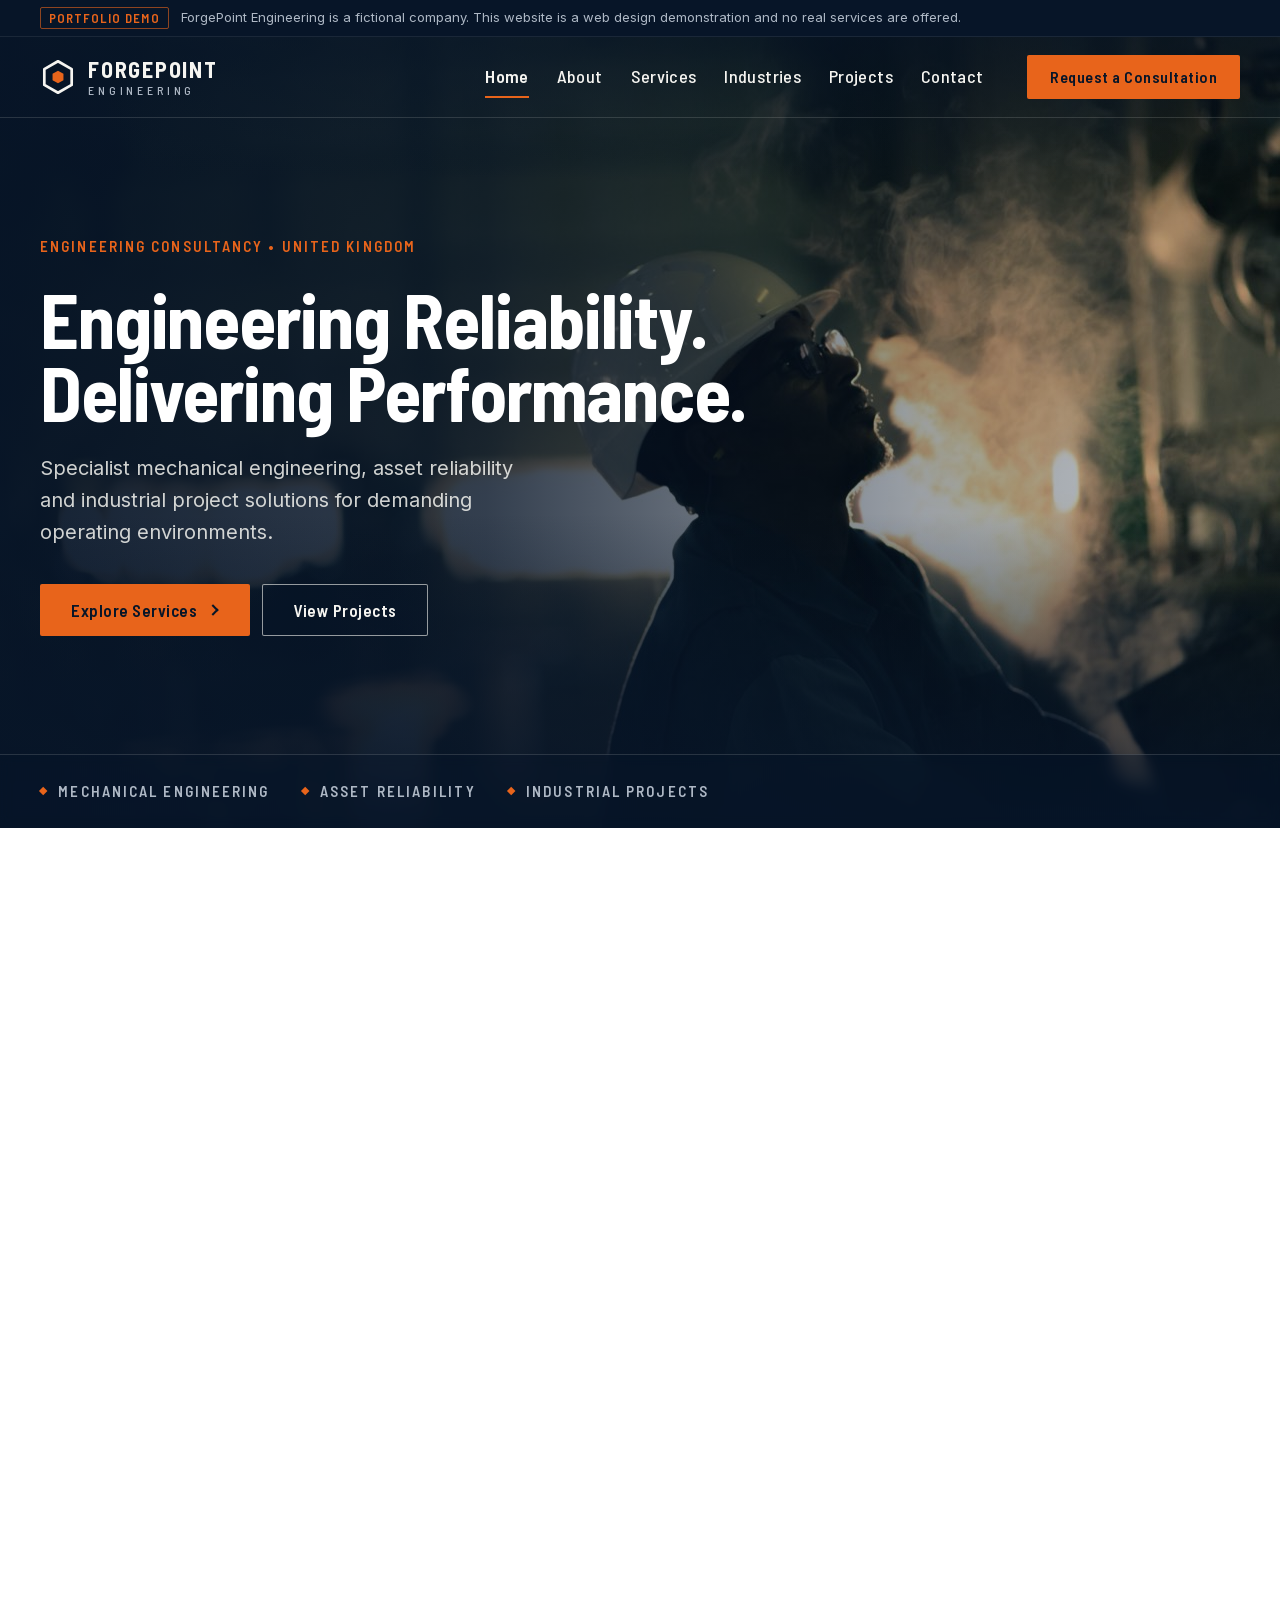
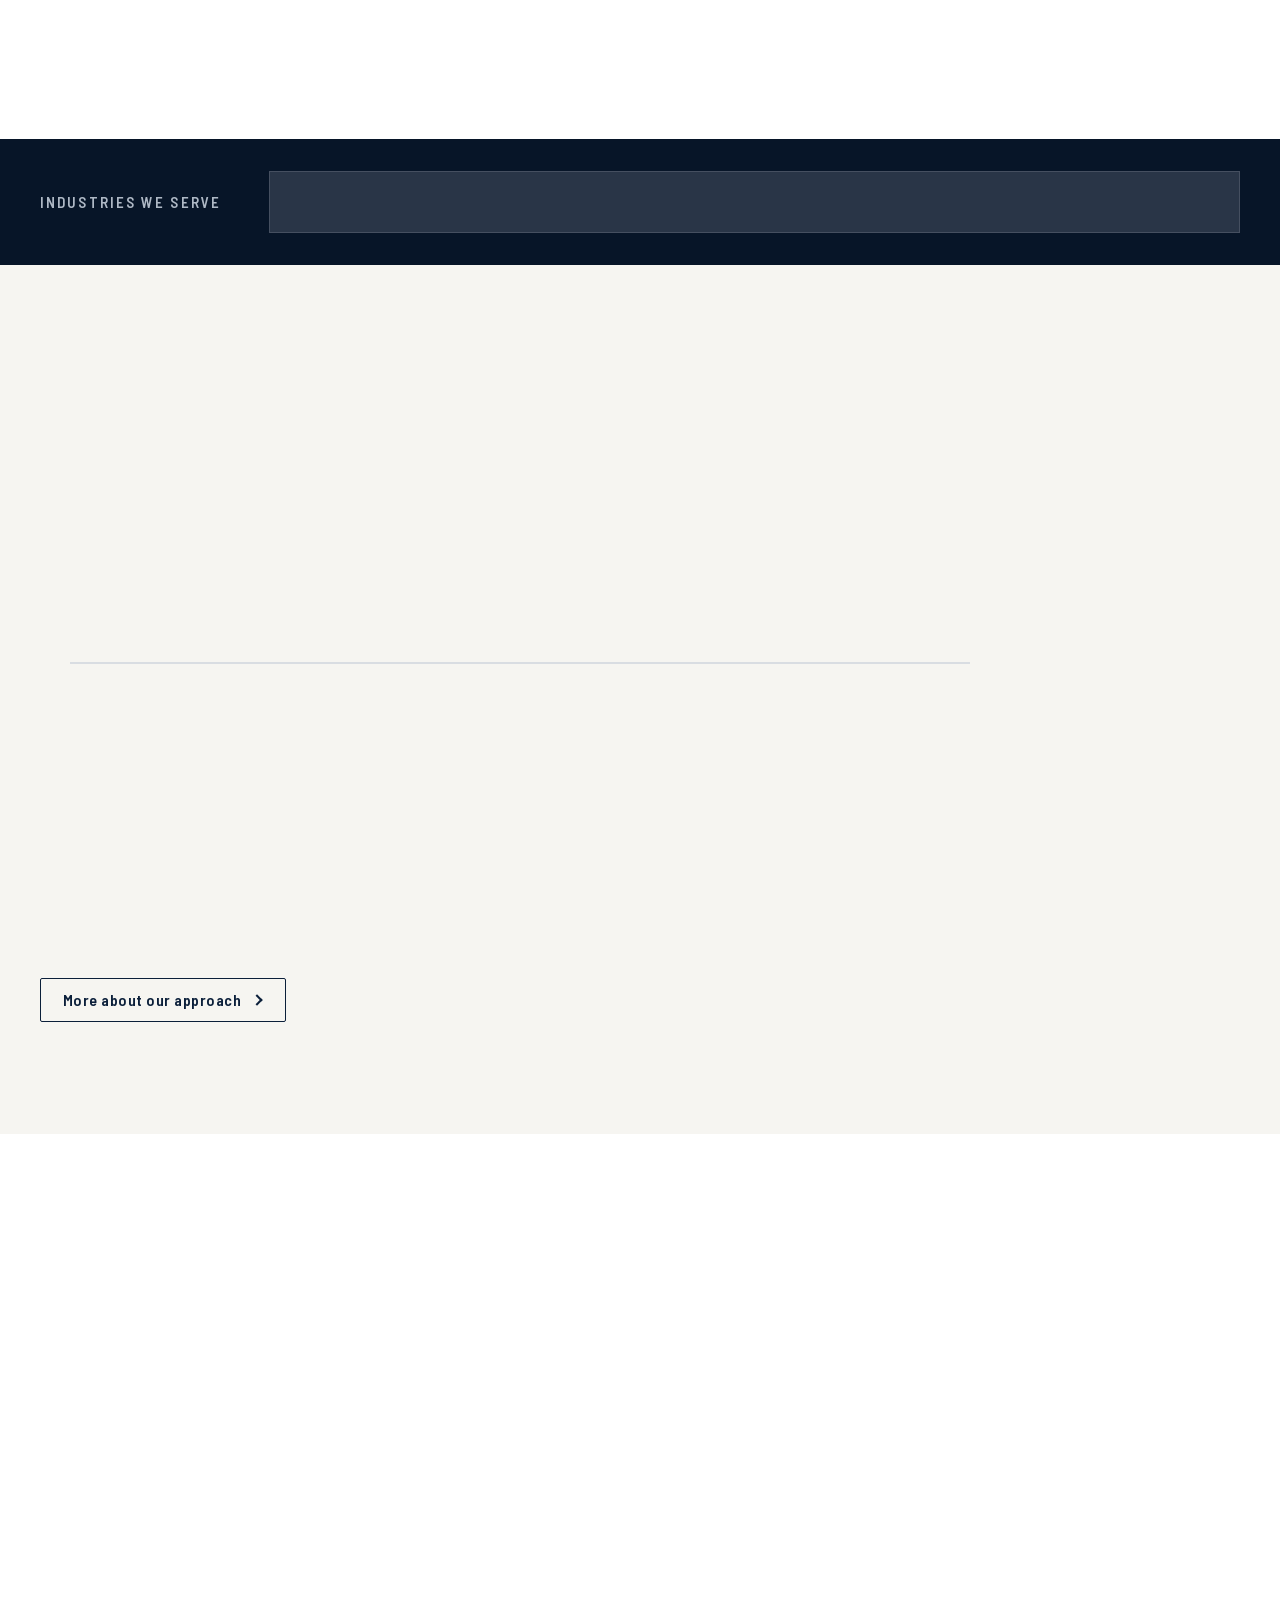
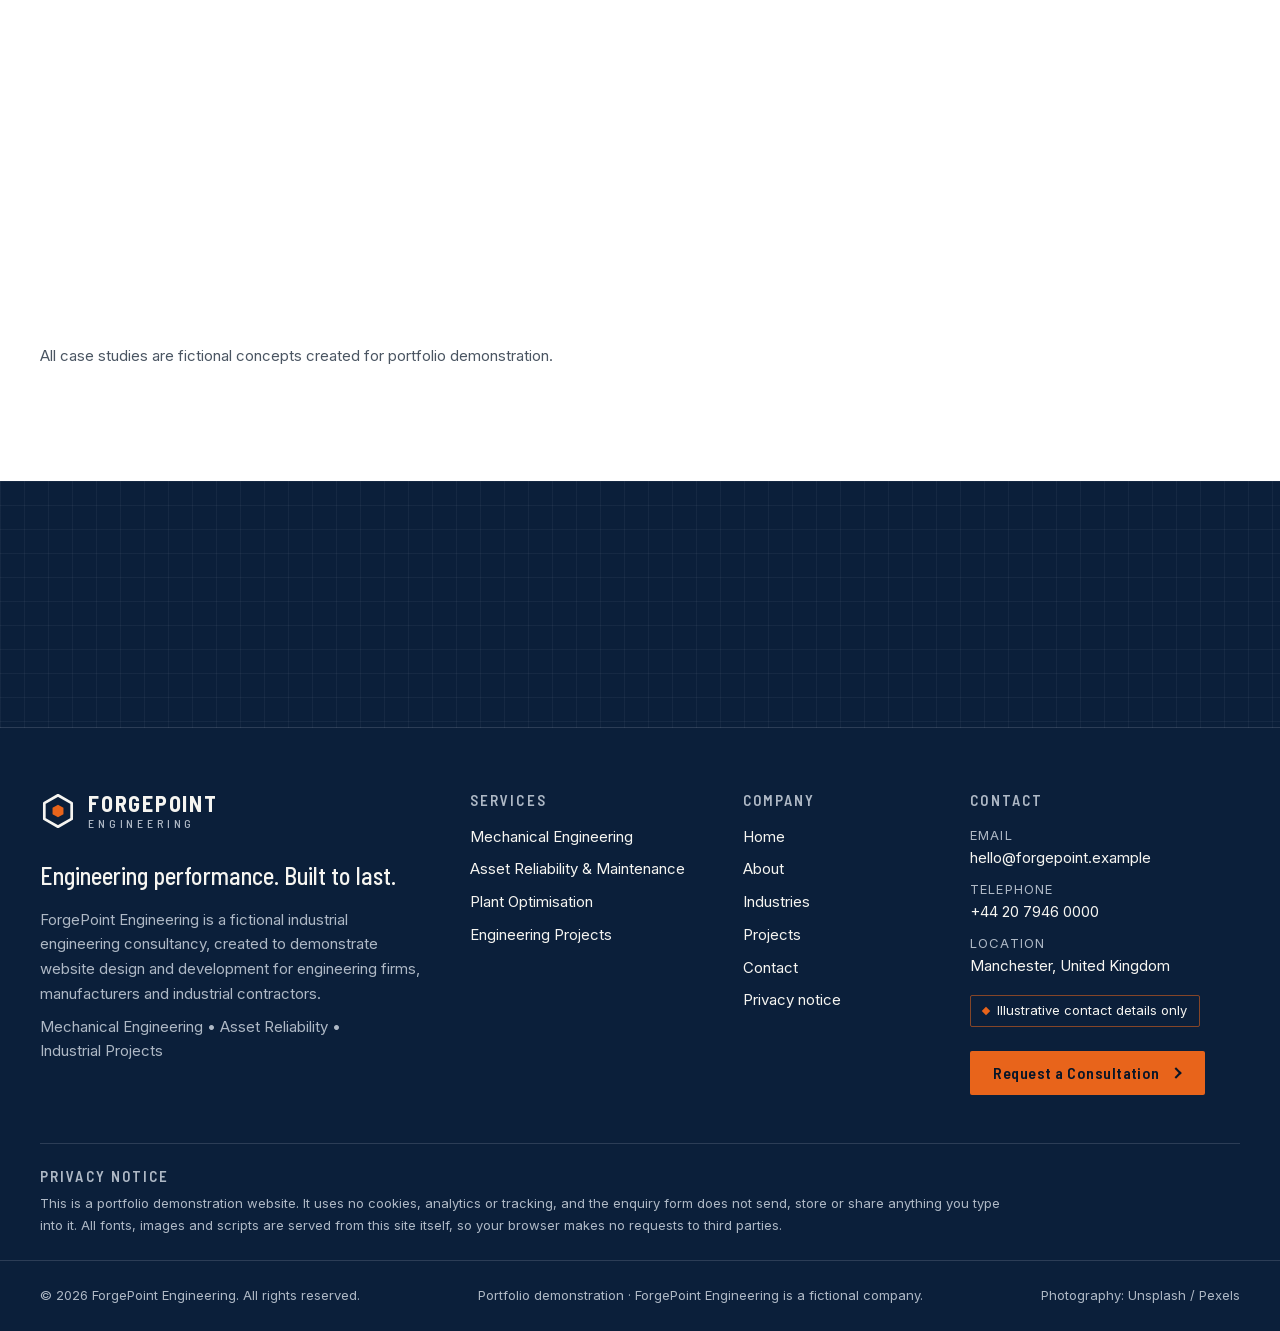
<file: index.html>
<!doctype html>
<html lang="en-GB" class="no-js">
  <head>
    <meta charset="utf-8" />
    <meta name="viewport" content="width=device-width, initial-scale=1" />
    <meta http-equiv="Content-Security-Policy" content="default-src 'none'; script-src 'self' 'sha256-eTOJgkjUMR9tZ2EpyJgH2GtlrxRBMVJXAQkWKiuHspg='; style-src 'self'; img-src 'self' data:; font-src 'self'; connect-src 'none'; manifest-src 'self'; form-action 'none'; base-uri 'none'; object-src 'none'; upgrade-insecure-requests" />
    <meta name="referrer" content="strict-origin-when-cross-origin" />
    <title>ForgePoint Engineering | Industrial Engineering Consultancy, UK</title>
    <meta name="description" content="Mechanical engineering, asset reliability and industrial project support for UK manufacturers and plant operators. A fictional company built as a web design portfolio demo." />
    <link rel="canonical" href="https://princessngoetjana.github.io/ForgePoint-Engineering/" />
    <meta name="theme-color" content="#0b1f3a" />
    <link rel="icon" href="assets/favicon.svg" type="image/svg+xml" />
    <link rel="icon" href="assets/favicon-32.png" sizes="32x32" type="image/png" />
    <link rel="apple-touch-icon" href="assets/apple-touch-icon.png" />

    <!-- Social sharing -->
    <meta property="og:type" content="website" />
    <meta property="og:site_name" content="ForgePoint Engineering (portfolio demo)" />
    <meta property="og:locale" content="en_GB" />
    <meta property="og:title" content="ForgePoint Engineering | Industrial Engineering Consultancy, UK" />
    <meta property="og:description" content="Mechanical engineering, asset reliability and industrial project support for UK manufacturers and plant operators. A fictional company built as a web design portfolio demo." />
    <meta property="og:url" content="https://princessngoetjana.github.io/ForgePoint-Engineering/" />
    <meta property="og:image" content="https://princessngoetjana.github.io/ForgePoint-Engineering/assets/og-image.jpg" />
    <meta property="og:image:width" content="1200" />
    <meta property="og:image:height" content="630" />
    <meta property="og:image:alt" content="ForgePoint Engineering: Engineering Reliability. Delivering Performance." />
    <meta name="twitter:card" content="summary_large_image" />
    <meta name="twitter:title" content="ForgePoint Engineering | Industrial Engineering Consultancy, UK" />
    <meta name="twitter:description" content="Mechanical engineering, asset reliability and industrial project support for UK manufacturers and plant operators. A fictional company built as a web design portfolio demo." />
    <meta name="twitter:image" content="https://princessngoetjana.github.io/ForgePoint-Engineering/assets/og-image.jpg" />
    <link rel="preload" as="image" href="assets/images/hero.jpg" imagesrcset="assets/images/hero-1280.jpg 1280w, assets/images/hero.jpg 2400w" imagesizes="100vw" fetchpriority="high" />

    <!-- Fonts are self-hosted: no third-party requests -->
    <link rel="preload" href="assets/fonts/barlow-semi-condensed-700.woff2" as="font" type="font/woff2" crossorigin />
    <link rel="preload" href="assets/fonts/inter-variable.woff2" as="font" type="font/woff2" crossorigin />
    <link rel="stylesheet" href="css/styles.css" />
    <script>document.documentElement.className = document.documentElement.className.replace("no-js", "js");</script>
    <script src="js/main.js" defer></script>
  </head>
  <body>
    <a class="skip-link" href="#main">Skip to main content</a>

    <!-- ==================== Site header ==================== -->
    <header class="site-header">
      <div class="demo-notice" role="note">
        <div class="container demo-notice__inner">
          <span class="demo-notice__label">Portfolio demo</span>
          <span class="demo-notice__text"><span class="demo-notice__long">ForgePoint Engineering is a fictional company. This website is a web design demonstration and no real services are offered.</span><span class="demo-notice__short">Fictional company<span class="demo-notice__extra"> &middot; no real services offered</span></span></span>
        </div>
      </div>
      <div class="container site-header__inner">
        <a class="logo" href="index.html" aria-label="ForgePoint Engineering — home">
            <svg class="logo__mark" viewBox="0 0 40 40" aria-hidden="true" focusable="false">
              <polygon class="logo__mark-outer" points="20,2.5 35.2,11.25 35.2,28.75 20,37.5 4.8,28.75 4.8,11.25" />
              <polygon class="logo__mark-inner" points="20,13 26.06,16.5 26.06,23.5 20,27 13.94,23.5 13.94,16.5" />
            </svg>
            <span class="logo__text" aria-hidden="true">
              <span class="logo__name">ForgePoint</span>
              <span class="logo__descriptor">Engineering</span>
            </span>
          </a>

        <button class="nav-toggle" type="button" aria-expanded="false" aria-controls="site-nav" aria-label="Open menu">
          <span class="nav-toggle__bar" aria-hidden="true"></span>
        </button>

        <nav class="site-nav" id="site-nav" aria-label="Primary">
          <ul class="site-nav__list">
            <li><a class="site-nav__link" href="index.html" aria-current="page">Home</a></li>
            <li><a class="site-nav__link" href="about.html">About</a></li>
            <li><a class="site-nav__link" href="services.html">Services</a></li>
            <li><a class="site-nav__link" href="industries.html">Industries</a></li>
            <li><a class="site-nav__link" href="projects.html">Projects</a></li>
            <li><a class="site-nav__link" href="contact.html">Contact</a></li>
          </ul>
          <a class="btn btn--primary btn--sm" href="contact.html#enquiry">Request a Consultation</a>
        </nav>
      </div>
    </header>

    <main id="main" class="site-main" tabindex="-1">
      <!-- ==================== Hero ==================== -->
      <section class="hero" aria-labelledby="hero-title">
        <img class="hero__bg" src="assets/images/hero.jpg" srcset="assets/images/hero-1280.jpg 1280w, assets/images/hero.jpg 2400w" sizes="100vw" width="2400" height="1600" fetchpriority="high" decoding="async" alt="Engineer in a hard hat and safety glasses inspecting equipment in a steam-filled industrial plant" />
        <div class="hero__overlay" aria-hidden="true"></div>

        <div class="container hero__inner">
          <div class="hero__content">
            <p class="eyebrow">Engineering consultancy &bull; United Kingdom</p>
            <h1 id="hero-title" class="hero__title"><span>Engineering Reliability.</span> <span>Delivering Performance.</span></h1>
            <p class="hero__lead">Specialist mechanical engineering, asset reliability and industrial project solutions for demanding operating environments.</p>
            <div class="cluster hero__actions">
              <a class="btn btn--primary btn--arrow" href="services.html">Explore Services</a>
              <a class="btn btn--ghost" href="projects.html">View Projects</a>
            </div>
          </div>
        </div>

        <div class="hero__strip">
          <div class="container">
            <ul class="hero__pillars" role="list">
              <li>Mechanical Engineering</li>
              <li>Asset Reliability</li>
              <li>Industrial Projects</li>
            </ul>
          </div>
        </div>
      </section>

      <!-- ==================== Capabilities ==================== -->
      <section class="section section--surface" aria-labelledby="capabilities-title">
        <div class="container stack stack--lg">
          <header class="section-header">
            <p class="eyebrow">Our Capabilities</p>
            <h2 id="capabilities-title">Engineering Solutions for Industrial Excellence</h2>
          </header>

          <ul class="grid-4 card-list" role="list">
            <li class="card card--media">
              <div class="card__media"><img src="assets/images/rotating-machinery-800.jpg" srcset="assets/images/rotating-machinery-800.jpg 800w, assets/images/rotating-machinery-1600.jpg 1600w" sizes="(min-width: 64em) 25vw, (min-width: 40em) 50vw, 100vw" width="800" height="533" loading="lazy" decoding="async" alt="Centrifugal pumps and colour-coded pipework in an industrial plant room" /></div>
              <div class="card__body">
                <svg class="card__icon" viewBox="0 0 24 24" aria-hidden="true" focusable="false">
                <path d="M19.6 12.0 L21.9 13.4 L21.3 15.6 L18.6 15.7 L17.4 17.4 L18.0 20.0 L16.0 21.1 L14.1 19.3 L12.0 19.6 L10.6 21.9 L8.4 21.3 L8.3 18.6 L6.6 17.4 L4.0 18.0 L2.9 16.0 L4.7 14.1 L4.4 12.0 L2.1 10.6 L2.7 8.4 L5.4 8.3 L6.6 6.6 L6.0 4.0 L8.0 2.9 L9.9 4.7 L12.0 4.4 L13.4 2.1 L15.6 2.7 L15.7 5.4 L17.4 6.6 L20.0 6.0 L21.1 8.0 L19.3 9.9 Z" />
                <circle cx="12" cy="12" r="3" />
              </svg>
                <h3 class="card__title">Mechanical Engineering</h3>
              <p class="card__text">Design, analysis and specification of rotating equipment, drives and mechanical systems.</p>
              <a class="card__link" href="services.html">Explore service<span class="visually-hidden">: Mechanical Engineering</span></a>
              </div>
            </li>
            <li class="card card--media">
              <div class="card__media"><img src="assets/images/maintenance-technician-800.jpg" srcset="assets/images/maintenance-technician-800.jpg 800w, assets/images/maintenance-technician-1600.jpg 1600w" sizes="(min-width: 64em) 25vw, (min-width: 40em) 50vw, 100vw" width="800" height="533" loading="lazy" decoding="async" alt="Technician in protective gloves working on industrial equipment beside its control panel" /></div>
              <div class="card__body">
                <svg class="card__icon" viewBox="0 0 24 24" aria-hidden="true" focusable="false">
                <path d="M12 2.5 4 5.5v6c0 5 3.4 8.6 8 10 4.6-1.4 8-5 8-10v-6Z" />
                <path d="M7 12.5h2.5l1.5-3 2 6 1.5-3H17" />
              </svg>
                <h3 class="card__title">Asset Reliability</h3>
              <p class="card__text">Condition monitoring, failure analysis and maintenance strategies that keep critical assets running.</p>
              <a class="card__link" href="services.html">Explore service<span class="visually-hidden">: Asset Reliability</span></a>
              </div>
            </li>
            <li class="card card--media">
              <div class="card__media"><img src="assets/images/production-control-800.jpg" srcset="assets/images/production-control-800.jpg 800w, assets/images/production-control-1600.jpg 1600w" sizes="(min-width: 64em) 25vw, (min-width: 40em) 50vw, 100vw" width="800" height="533" loading="lazy" decoding="async" alt="Row of industrial production presses on a clean factory floor" /></div>
              <div class="card__body">
                <svg class="card__icon" viewBox="0 0 24 24" aria-hidden="true" focusable="false">
                <path d="M3.5 16a8.5 8.5 0 1 1 17 0" />
                <path d="M12 16l4.5-5" />
                <circle cx="12" cy="16" r="1.5" />
                <path d="M3 20h18" />
              </svg>
                <h3 class="card__title">Plant Optimisation</h3>
              <p class="card__text">Performance reviews and process improvements that raise throughput and efficiency.</p>
              <a class="card__link" href="services.html">Explore service<span class="visually-hidden">: Plant Optimisation</span></a>
              </div>
            </li>
            <li class="card card--media">
              <div class="card__media"><img src="assets/images/industrial-installation-800.jpg" srcset="assets/images/industrial-installation-800.jpg 800w, assets/images/industrial-installation-1600.jpg 1600w" sizes="(min-width: 64em) 25vw, (min-width: 40em) 50vw, 100vw" width="800" height="533" loading="lazy" decoding="async" alt="Large crawler crane lifting heavy components at an industrial installation site" /></div>
              <div class="card__body">
                <svg class="card__icon" viewBox="0 0 24 24" aria-hidden="true" focusable="false">
                <path d="M3 21V3l18 18Z" />
                <path d="M7 17v-5l5 5Z" />
                <path d="M3 7h2M3 11h2M3 15h2" />
              </svg>
                <h3 class="card__title">Project Engineering</h3>
              <p class="card__text">Technical leadership of industrial projects from feasibility through to commissioning.</p>
              <a class="card__link" href="services.html">Explore service<span class="visually-hidden">: Project Engineering</span></a>
              </div>
            </li>
          </ul>
        </div>
      </section>

      <!-- ==================== Industry sectors ==================== -->
      <section class="sectors" aria-labelledby="sectors-title">
        <div class="container sectors__inner">
          <h2 id="sectors-title" class="sectors__title">Industries we serve</h2>
          <ul class="sectors__list" role="list">
            <li>
              <a class="sector" href="industries.html">
                <svg class="sector__icon" viewBox="0 0 24 24" aria-hidden="true" focusable="false">
                  <path d="M2.5 21V11l5 3v-3l5 3v-3l5 3V4h4v17Z" />
                  <path d="M6 18h2M11 18h2M16 18h2" />
                </svg>
                <span>Manufacturing</span>
              </a>
            </li>
            <li>
              <a class="sector" href="industries.html">
                <svg class="sector__icon" viewBox="0 0 24 24" aria-hidden="true" focusable="false">
                  <path d="M13 2.5 5 13.5h6l-1 8 8-11h-6Z" />
                </svg>
                <span>Energy</span>
              </a>
            </li>
            <li>
              <a class="sector" href="industries.html">
                <svg class="sector__icon" viewBox="0 0 24 24" aria-hidden="true" focusable="false">
                  <path d="M3 9h18l-2.5 8h-13Z" />
                  <circle cx="8" cy="19.5" r="1.5" />
                  <circle cx="16" cy="19.5" r="1.5" />
                  <path d="M7 9l2-4 3 2 3-3 2 5" />
                </svg>
                <span>Mining</span>
              </a>
            </li>
            <li>
              <a class="sector" href="industries.html">
                <svg class="sector__icon" viewBox="0 0 24 24" aria-hidden="true" focusable="false">
                  <rect x="3" y="5" width="7" height="16" rx="1" />
                  <path d="M10 9h4v8h4" />
                  <path d="M18 13v8h3v-8Z" />
                  <path d="M3 3h7" />
                </svg>
                <span>Process Industries</span>
              </a>
            </li>
          </ul>
        </div>
      </section>

      <!-- ==================== Methodology ==================== -->
      <section class="section method-section" aria-labelledby="method-title">
        <div class="container stack stack--lg">
          <header class="section-header">
            <p class="eyebrow">Our methodology</p>
            <h2 id="method-title">A four-stage approach to engineering performance</h2>
            <p class="section-header__lead">Every engagement follows the same disciplined sequence, scaled to the size and complexity of the challenge.</p>
          </header>
          <ol class="method" role="list" data-method>
            <li class="method__step">
              <div class="method__marker" aria-hidden="true">
                <svg viewBox="0 0 24 24" focusable="false"><circle cx="10.5" cy="10.5" r="6.5" /><path d="m15.5 15.5 5 5" /><path d="M8 10.5h5M10.5 8v5" /></svg>
              </div>
              <p class="method__num" aria-hidden="true">Stage 01</p>
              <h3 class="method__title">Assess</h3>
              <p class="method__text">Understand the equipment, its operating context and the problem through site visits, data review and conversations with operations and maintenance teams.</p>
            </li>
            <li class="method__step">
              <div class="method__marker" aria-hidden="true">
                <svg viewBox="0 0 24 24" focusable="false"><path d="M4 20 15.5 8.5l3 3L7 23H4Z" transform="translate(0 -3)" /><path d="m14 7 3 3" /><path d="M3 21h18" /></svg>
              </div>
              <p class="method__num" aria-hidden="true">Stage 02</p>
              <h3 class="method__title">Develop</h3>
              <p class="method__text">Analyse root causes and develop practical engineered options, from design changes and specifications to revised maintenance strategies.</p>
            </li>
            <li class="method__step">
              <div class="method__marker" aria-hidden="true">
                <svg viewBox="0 0 24 24" focusable="false"><path d="M14.5 6.5a4 4 0 0 0 5 5L12 19a2.1 2.1 0 0 1-3-3l7.5-7.5a4 4 0 0 0-2-2Z" /><path d="M4 4l5 5" /><path d="M3 7l4-4" /></svg>
              </div>
              <p class="method__num" aria-hidden="true">Stage 03</p>
              <h3 class="method__title">Implement</h3>
              <p class="method__text">Support delivery on site through installation, commissioning, procedure changes and a clear handover to the people who run the plant.</p>
            </li>
            <li class="method__step">
              <div class="method__marker" aria-hidden="true">
                <svg viewBox="0 0 24 24" focusable="false"><path d="M3 20h18" /><path d="M5 16l4.5-4.5 3.5 3.5L20 8" /><path d="M15 8h5v5" /></svg>
              </div>
              <p class="method__num" aria-hidden="true">Stage 04</p>
              <h3 class="method__title">Optimise</h3>
              <p class="method__text">Review performance after implementation and refine the solution so that improvements are measured, understood and sustained.</p>
            </li>
          </ol>
          <div class="cluster">
            <a class="btn btn--secondary btn--sm btn--arrow" href="about.html">More about our approach</a>
          </div>
        </div>
      </section>

      <!-- ==================== Selected projects ==================== -->
      <section class="section section--surface" aria-labelledby="projects-title">
        <div class="container stack stack--lg">
          <header class="section-header section-header--split">
            <div class="stack stack--sm">
              <p class="eyebrow">Case studies</p>
              <h2 id="projects-title">Selected Engineering Projects</h2>
            </div>
            <a class="btn btn--secondary btn--sm btn--arrow" href="projects.html">View all projects</a>
          </header>

          <ul class="grid-3 card-list" role="list">
            <li class="project-card">
              <div class="project-card__media"><img src="assets/images/pump-room-800.jpg" srcset="assets/images/pump-room-800.jpg 800w, assets/images/pump-room-1600.jpg 1600w" sizes="(min-width: 64em) 33vw, (min-width: 40em) 50vw, 100vw" width="800" height="533" loading="lazy" decoding="async" alt="Ageing valves and rust-coloured pipework in an industrial plant" /></div>
              <div class="project-card__body stack stack--sm">
                <div class="cluster project-card__meta">
                  <span class="tag tag--concept">Concept case study</span>
                  <span class="project-card__sector">Reliability</span>
                </div>
                <h3 class="project-card__title">Industrial Plant Reliability Improvement</h3>
                <p class="card__text">Reliability assessments, a revised maintenance strategy and an improvement plan for critical plant assets.</p>
                <a class="card__link" href="projects.html#plant-reliability">View project<span class="visually-hidden">: Industrial Plant Reliability Improvement</span></a>
              </div>
            </li>
            <li class="project-card">
              <div class="project-card__media"><img src="assets/images/aggregate-conveyor-800.jpg" srcset="assets/images/aggregate-conveyor-800.jpg 800w, assets/images/aggregate-conveyor-1600.jpg 1600w" sizes="(min-width: 64em) 33vw, (min-width: 40em) 50vw, 100vw" width="800" height="533" loading="lazy" decoding="async" alt="Inclined belt conveyor discharging aggregate onto a stockpile at a quarry site" /></div>
              <div class="project-card__body stack stack--sm">
                <div class="cluster project-card__meta">
                  <span class="tag tag--concept">Concept case study</span>
                  <span class="project-card__sector">Mechanical</span>
                </div>
                <h3 class="project-card__title">Conveyor System Upgrade at a Bulk Materials Site</h3>
                <p class="card__text">Assessment and redesign of an inclined belt conveyor for a heavier duty than originally designed.</p>
                <a class="card__link" href="projects.html#conveyor-upgrade">View project<span class="visually-hidden">: Conveyor System Upgrade at a Bulk Materials Site</span></a>
              </div>
            </li>
            <li class="project-card">
              <div class="project-card__media"><img src="assets/images/production-line-800.jpg" srcset="assets/images/production-line-800.jpg 800w, assets/images/production-line-1600.jpg 1600w" sizes="(min-width: 64em) 33vw, (min-width: 40em) 50vw, 100vw" width="800" height="533" loading="lazy" decoding="async" alt="Bottled water moving along an automated conveyor line in a factory" /></div>
              <div class="project-card__body stack stack--sm">
                <div class="cluster project-card__meta">
                  <span class="tag tag--concept">Concept case study</span>
                  <span class="project-card__sector">Optimisation</span>
                </div>
                <h3 class="project-card__title">Process Line Bottleneck Study at a Manufacturing Plant</h3>
                <p class="card__text">A station-by-station study to find out why a production line was falling short of planned output.</p>
                <a class="card__link" href="projects.html#bottleneck-study">View project<span class="visually-hidden">: Process Line Bottleneck Study at a Manufacturing Plant</span></a>
              </div>
            </li>
          </ul>

          <p class="disclaimer">All case studies are fictional concepts created for portfolio demonstration.</p>
        </div>
      </section>

      <!-- ==================== CTA band ==================== -->
      <section class="cta-band" aria-labelledby="cta-title">
        <div class="container cta-band__inner">
          <div class="stack stack--sm">
            <h2 id="cta-title" class="cta-band__title">Let&rsquo;s Engineer What&rsquo;s Next.</h2>
            <p class="cta-band__text">Discuss your engineering challenges with our team.</p>
          </div>
          <a class="btn btn--primary btn--arrow" href="contact.html#enquiry">Request a Consultation</a>
        </div>
      </section>
    </main>

    <!-- ==================== Site footer ==================== -->
    <footer class="site-footer">
      <div class="container site-footer__main">
        <div class="site-footer__brand">
          <a class="logo" href="index.html" aria-label="ForgePoint Engineering — home">
            <svg class="logo__mark" viewBox="0 0 40 40" aria-hidden="true" focusable="false">
              <polygon class="logo__mark-outer" points="20,2.5 35.2,11.25 35.2,28.75 20,37.5 4.8,28.75 4.8,11.25" />
              <polygon class="logo__mark-inner" points="20,13 26.06,16.5 26.06,23.5 20,27 13.94,23.5 13.94,16.5" />
            </svg>
            <span class="logo__text" aria-hidden="true">
              <span class="logo__name">ForgePoint</span>
              <span class="logo__descriptor">Engineering</span>
            </span>
          </a>
          <p class="site-footer__tagline">Engineering performance. Built&nbsp;to&nbsp;last.</p>
          <p class="site-footer__about">ForgePoint Engineering is a fictional industrial engineering consultancy, created to demonstrate website design and development for engineering firms, manufacturers and industrial contractors.</p>
          <p class="site-footer__subline">Mechanical Engineering &bull; Asset Reliability &bull; Industrial Projects</p>
        </div>

        <nav class="site-footer__col" aria-label="Services">
          <h2 class="site-footer__heading">Services</h2>
          <ul class="site-footer__links">
            <li><a href="services.html#mechanical-engineering">Mechanical Engineering</a></li>
            <li><a href="services.html#asset-reliability">Asset Reliability &amp; Maintenance</a></li>
            <li><a href="services.html#plant-optimisation">Plant Optimisation</a></li>
            <li><a href="services.html#engineering-projects">Engineering Projects</a></li>
          </ul>
        </nav>

        <nav class="site-footer__col" aria-label="Footer">
          <h2 class="site-footer__heading">Company</h2>
          <ul class="site-footer__links">
            <li><a href="index.html">Home</a></li>
            <li><a href="about.html">About</a></li>
            <li><a href="industries.html">Industries</a></li>
            <li><a href="projects.html">Projects</a></li>
            <li><a href="contact.html">Contact</a></li>
            <li><a href="#privacy">Privacy notice</a></li>
          </ul>
        </nav>

        <div class="site-footer__col">
          <h2 class="site-footer__heading">Contact</h2>
          <address class="site-footer__contact">
            <dl class="stack stack--sm">
              <div>
                <dt>Email</dt>
                <dd><a href="mailto:hello@forgepoint.example">hello@forgepoint.example</a></dd>
              </div>
              <div>
                <dt>Telephone</dt>
                <dd><a href="tel:+442079460000">+44 20 7946 0000</a></dd>
              </div>
              <div>
                <dt>Location</dt>
                <dd>Manchester, United Kingdom</dd>
              </div>
            </dl>
          </address>
          <p class="site-footer__notice">Illustrative contact details only</p>
          <a class="btn btn--primary btn--sm btn--arrow site-footer__cta" href="contact.html#enquiry">Request a Consultation</a>
        </div>
      </div>

      <div class="container">
        <section class="site-footer__privacy" id="privacy" aria-labelledby="privacy-title">
          <h2 class="site-footer__heading" id="privacy-title">Privacy notice</h2>
          <p>This is a portfolio demonstration website. It uses no cookies, analytics or tracking, and the enquiry form does not send, store or share anything you type into it. All fonts, images and scripts are served from this site itself, so your browser makes no requests to third parties.</p>
        </section>
      </div>

      <div class="site-footer__bottom">
        <div class="container site-footer__bottom-inner">
          <p>&copy; <span data-year>2026</span> ForgePoint Engineering. All rights reserved.</p>
          <p>Portfolio demonstration &middot; ForgePoint Engineering is a fictional company.</p>
          <p>Photography: Unsplash / Pexels</p>
        </div>
      </div>
    </footer>
  </body>
</html>
</file>
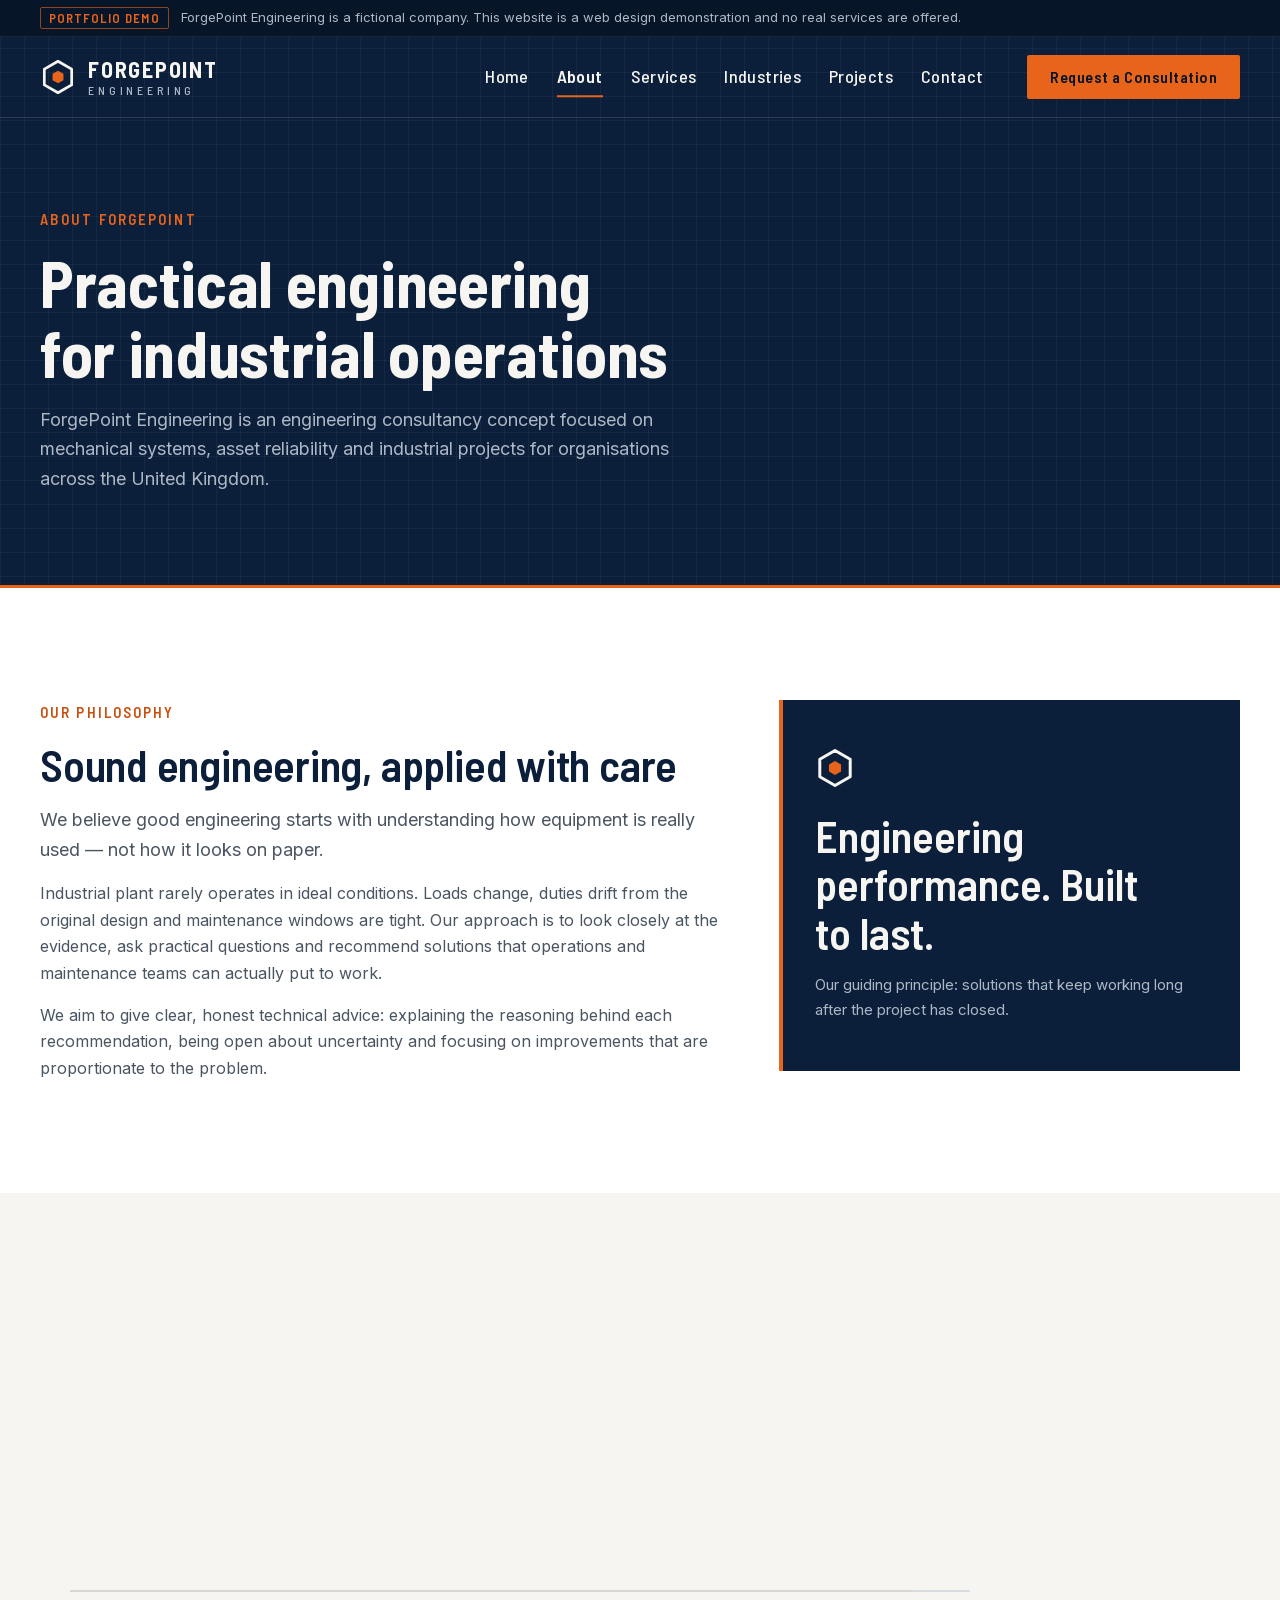
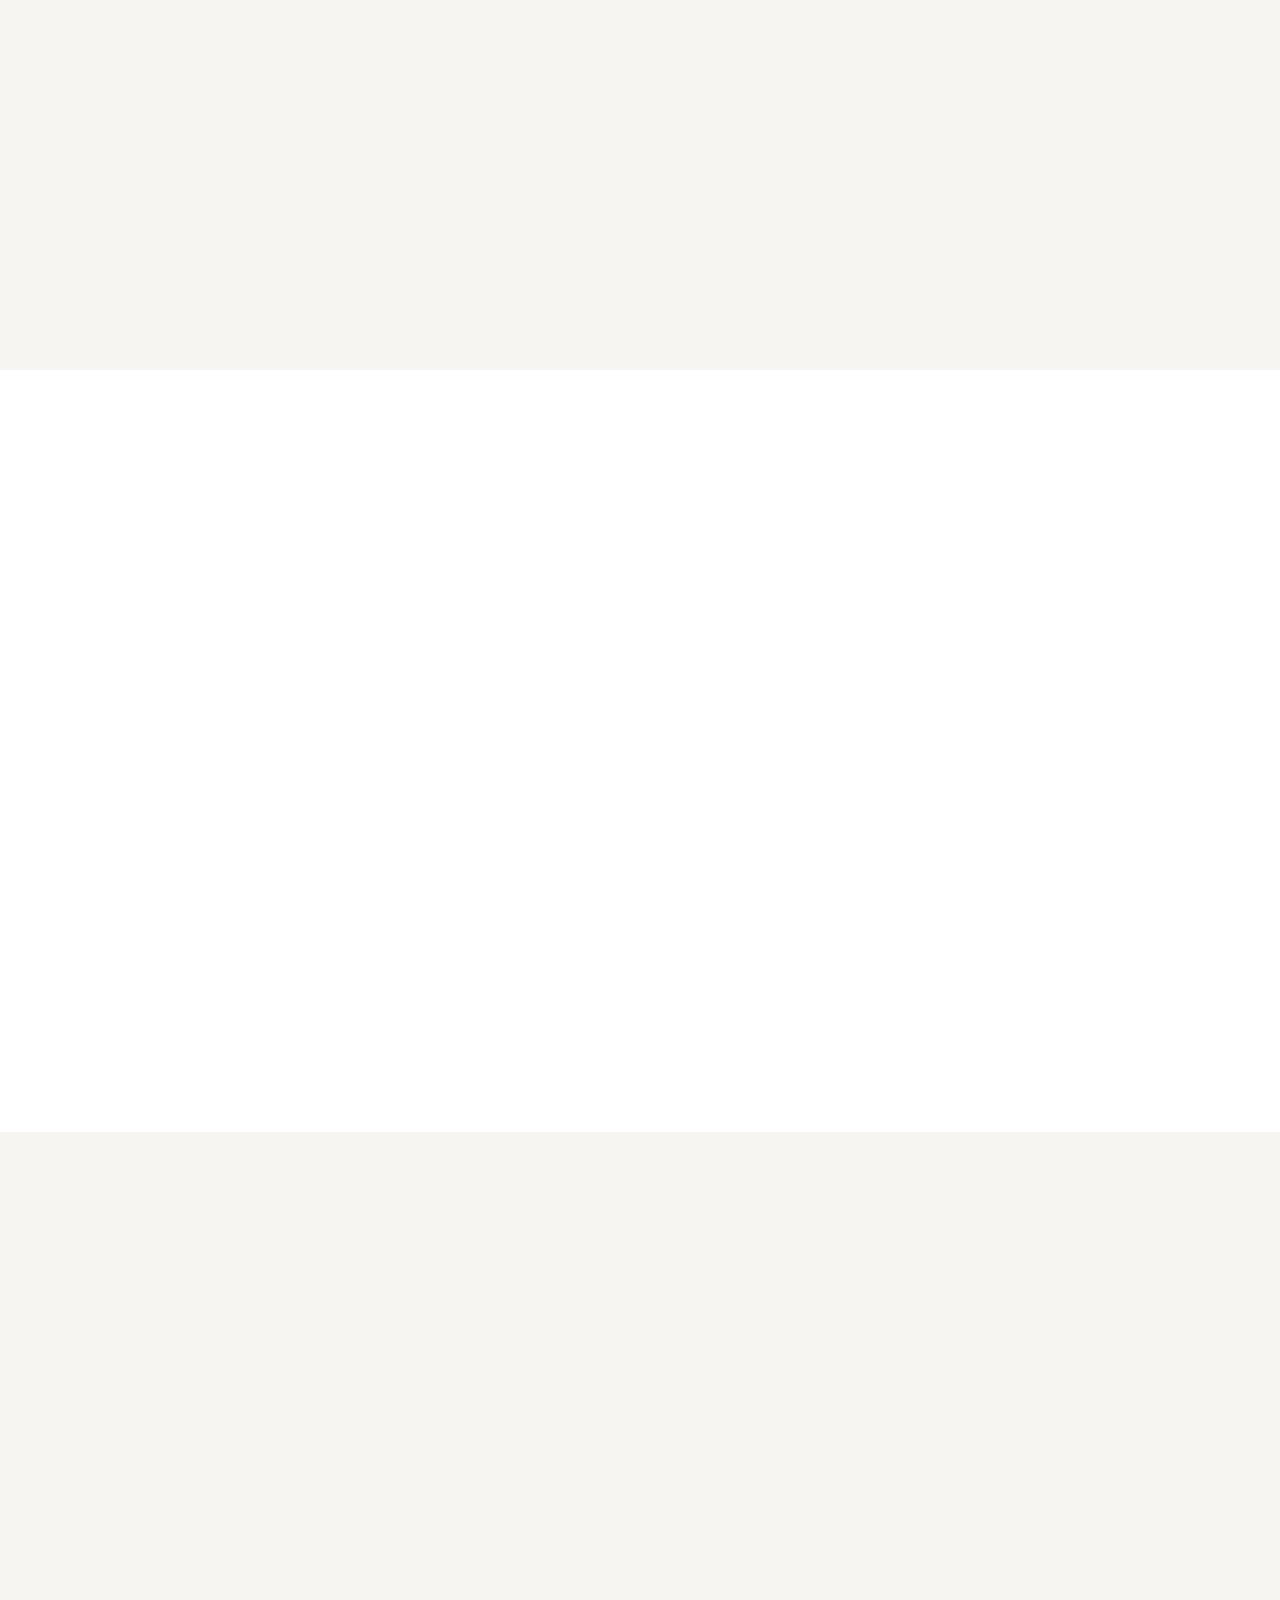
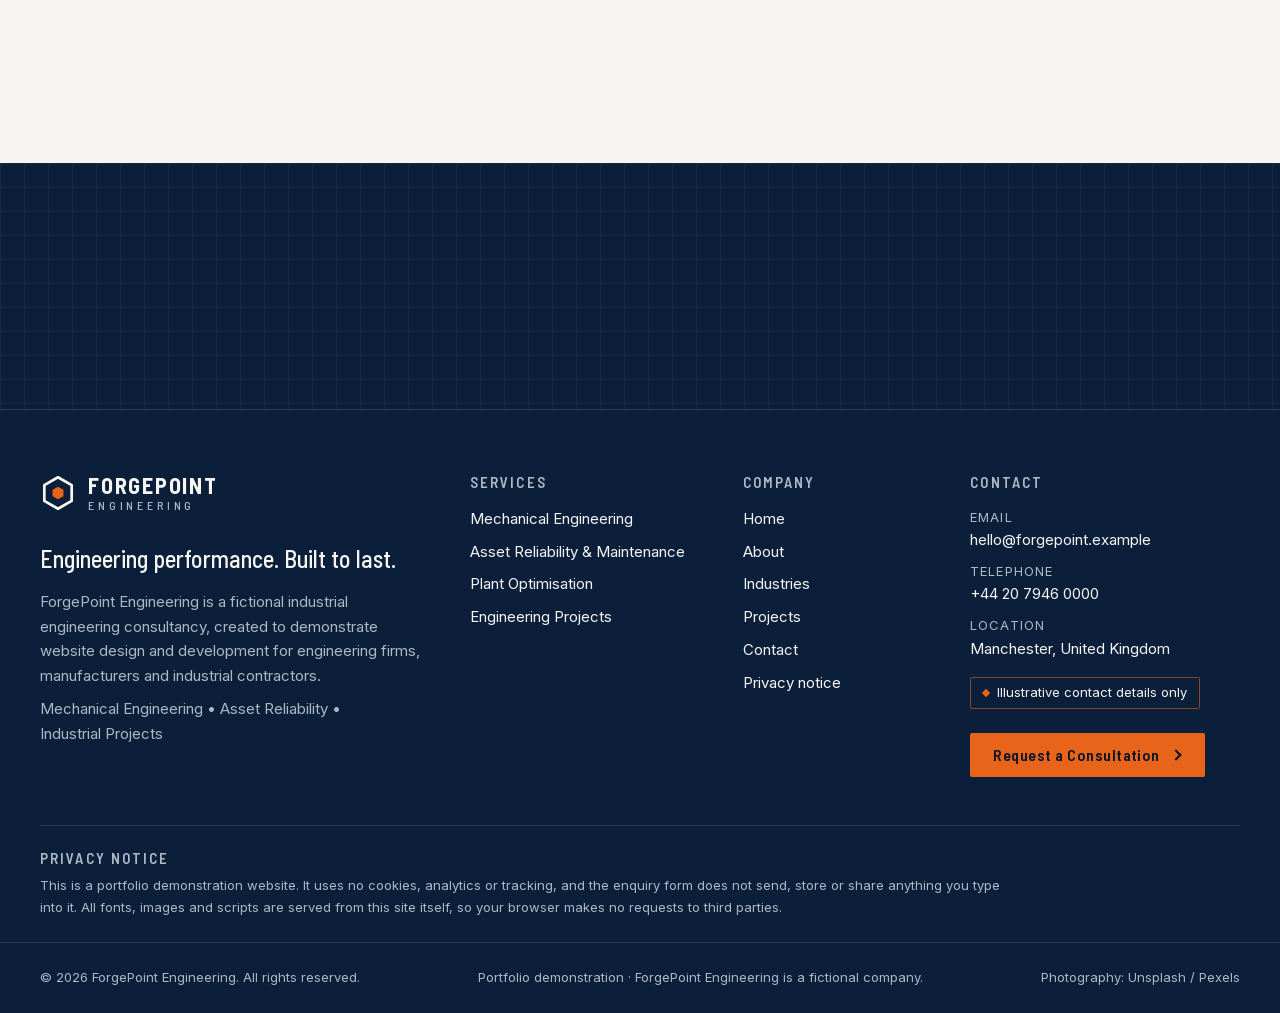
<file: about.html>
<!doctype html>
<html lang="en-GB" class="no-js">
  <head>
    <meta charset="utf-8" />
    <meta name="viewport" content="width=device-width, initial-scale=1" />
    <meta http-equiv="Content-Security-Policy" content="default-src 'none'; script-src 'self' 'sha256-eTOJgkjUMR9tZ2EpyJgH2GtlrxRBMVJXAQkWKiuHspg='; style-src 'self'; img-src 'self' data:; font-src 'self'; connect-src 'none'; manifest-src 'self'; form-action 'none'; base-uri 'none'; object-src 'none'; upgrade-insecure-requests" />
    <meta name="referrer" content="strict-origin-when-cross-origin" />
    <title>About Us | ForgePoint Engineering</title>
    <meta name="description" content="Our philosophy, four-stage engineering methodology, areas of expertise and core values. ForgePoint Engineering is a fictional company created for a portfolio demonstration." />
    <link rel="canonical" href="https://princessngoetjana.github.io/ForgePoint-Engineering/about.html" />
    <meta name="theme-color" content="#0b1f3a" />
    <link rel="icon" href="assets/favicon.svg" type="image/svg+xml" />
    <link rel="icon" href="assets/favicon-32.png" sizes="32x32" type="image/png" />
    <link rel="apple-touch-icon" href="assets/apple-touch-icon.png" />

    <!-- Social sharing -->
    <meta property="og:type" content="website" />
    <meta property="og:site_name" content="ForgePoint Engineering (portfolio demo)" />
    <meta property="og:locale" content="en_GB" />
    <meta property="og:title" content="About Us | ForgePoint Engineering" />
    <meta property="og:description" content="Our philosophy, four-stage engineering methodology, areas of expertise and core values. ForgePoint Engineering is a fictional company created for a portfolio demonstration." />
    <meta property="og:url" content="https://princessngoetjana.github.io/ForgePoint-Engineering/about.html" />
    <meta property="og:image" content="https://princessngoetjana.github.io/ForgePoint-Engineering/assets/og-image.jpg" />
    <meta property="og:image:width" content="1200" />
    <meta property="og:image:height" content="630" />
    <meta property="og:image:alt" content="ForgePoint Engineering: Engineering Reliability. Delivering Performance." />
    <meta name="twitter:card" content="summary_large_image" />
    <meta name="twitter:title" content="About Us | ForgePoint Engineering" />
    <meta name="twitter:description" content="Our philosophy, four-stage engineering methodology, areas of expertise and core values. ForgePoint Engineering is a fictional company created for a portfolio demonstration." />
    <meta name="twitter:image" content="https://princessngoetjana.github.io/ForgePoint-Engineering/assets/og-image.jpg" />

    <!-- Fonts are self-hosted: no third-party requests -->
    <link rel="preload" href="assets/fonts/barlow-semi-condensed-700.woff2" as="font" type="font/woff2" crossorigin />
    <link rel="preload" href="assets/fonts/inter-variable.woff2" as="font" type="font/woff2" crossorigin />
    <link rel="stylesheet" href="css/styles.css" />
    <script>document.documentElement.className = document.documentElement.className.replace("no-js", "js");</script>
    <script src="js/main.js" defer></script>
  </head>
  <body>
    <a class="skip-link" href="#main">Skip to main content</a>

    <!-- ==================== Site header ==================== -->
    <header class="site-header">
      <div class="demo-notice" role="note">
        <div class="container demo-notice__inner">
          <span class="demo-notice__label">Portfolio demo</span>
          <span class="demo-notice__text"><span class="demo-notice__long">ForgePoint Engineering is a fictional company. This website is a web design demonstration and no real services are offered.</span><span class="demo-notice__short">Fictional company<span class="demo-notice__extra"> &middot; no real services offered</span></span></span>
        </div>
      </div>
      <div class="container site-header__inner">
        <a class="logo" href="index.html" aria-label="ForgePoint Engineering — home">
            <svg class="logo__mark" viewBox="0 0 40 40" aria-hidden="true" focusable="false">
              <polygon class="logo__mark-outer" points="20,2.5 35.2,11.25 35.2,28.75 20,37.5 4.8,28.75 4.8,11.25" />
              <polygon class="logo__mark-inner" points="20,13 26.06,16.5 26.06,23.5 20,27 13.94,23.5 13.94,16.5" />
            </svg>
            <span class="logo__text" aria-hidden="true">
              <span class="logo__name">ForgePoint</span>
              <span class="logo__descriptor">Engineering</span>
            </span>
          </a>

        <button class="nav-toggle" type="button" aria-expanded="false" aria-controls="site-nav" aria-label="Open menu">
          <span class="nav-toggle__bar" aria-hidden="true"></span>
        </button>

        <nav class="site-nav" id="site-nav" aria-label="Primary">
          <ul class="site-nav__list">
            <li><a class="site-nav__link" href="index.html">Home</a></li>
            <li><a class="site-nav__link" href="about.html" aria-current="page">About</a></li>
            <li><a class="site-nav__link" href="services.html">Services</a></li>
            <li><a class="site-nav__link" href="industries.html">Industries</a></li>
            <li><a class="site-nav__link" href="projects.html">Projects</a></li>
            <li><a class="site-nav__link" href="contact.html">Contact</a></li>
          </ul>
          <a class="btn btn--primary btn--sm" href="contact.html#enquiry">Request a Consultation</a>
        </nav>
      </div>
    </header>

    <main id="main" class="site-main" tabindex="-1">
      <!-- ==================== Page hero ==================== -->
      <section class="page-hero" aria-labelledby="page-title">
        <div class="container stack">
          <p class="eyebrow">About ForgePoint</p>
          <h1 id="page-title" class="page-hero__title">Practical engineering for industrial operations</h1>
          <p class="page-hero__lead">ForgePoint Engineering is an engineering consultancy concept focused on mechanical systems, asset reliability and industrial projects for organisations across the United Kingdom.</p>
        </div>
      </section>

      <!-- ==================== Philosophy ==================== -->
      <section class="section section--surface" aria-labelledby="philosophy-title">
        <div class="container split split--wide-left philosophy">
          <div class="stack">
            <p class="eyebrow">Our philosophy</p>
            <h2 id="philosophy-title">Sound engineering, applied with care</h2>
            <p class="lead">We believe good engineering starts with understanding how equipment is really used &mdash; not how it looks on paper.</p>
            <p class="text-muted">Industrial plant rarely operates in ideal conditions. Loads change, duties drift from the original design and maintenance windows are tight. Our approach is to look closely at the evidence, ask practical questions and recommend solutions that operations and maintenance teams can actually put to work.</p>
            <p class="text-muted">We aim to give clear, honest technical advice: explaining the reasoning behind each recommendation, being open about uncertainty and focusing on improvements that are proportionate to the problem.</p>
          </div>
          <blockquote class="pull-quote">
            <svg class="pull-quote__mark" viewBox="0 0 40 40" aria-hidden="true" focusable="false">
              <polygon class="logo__mark-outer" points="20,2.5 35.2,11.25 35.2,28.75 20,37.5 4.8,28.75 4.8,11.25" />
              <polygon class="logo__mark-inner" points="20,13 26.06,16.5 26.06,23.5 20,27 13.94,23.5 13.94,16.5" />
            </svg>
            <p>Engineering performance. Built to last.</p>
            <footer>Our guiding principle: solutions that keep working long after the project has closed.</footer>
          </blockquote>
        </div>
      </section>

      <!-- ==================== Approach ==================== -->
      <section class="section" aria-labelledby="approach-title">
        <div class="container stack stack--lg">
          <header class="section-header">
            <p class="eyebrow">Our engineering approach</p>
            <h2 id="approach-title">A four-stage approach to engineering performance</h2>
            <p class="section-header__lead">Assess, Develop, Implement and Optimise: the same disciplined sequence on every engagement, scaled to the size and complexity of the challenge.</p>
          </header>

          <ol class="method" role="list" data-method>
            <li class="method__step">
              <div class="method__marker" aria-hidden="true">
                <svg viewBox="0 0 24 24" focusable="false"><circle cx="10.5" cy="10.5" r="6.5" /><path d="m15.5 15.5 5 5" /><path d="M8 10.5h5M10.5 8v5" /></svg>
              </div>
              <p class="method__num" aria-hidden="true">Stage 01</p>
              <h3 class="method__title">Assess</h3>
              <p class="method__text">Understand the equipment, its operating context and the problem through site visits, data review and conversations with operations and maintenance teams.</p>
            </li>
            <li class="method__step">
              <div class="method__marker" aria-hidden="true">
                <svg viewBox="0 0 24 24" focusable="false"><path d="M4 20 15.5 8.5l3 3L7 23H4Z" transform="translate(0 -3)" /><path d="m14 7 3 3" /><path d="M3 21h18" /></svg>
              </div>
              <p class="method__num" aria-hidden="true">Stage 02</p>
              <h3 class="method__title">Develop</h3>
              <p class="method__text">Analyse root causes and develop practical engineered options, from design changes and specifications to revised maintenance strategies.</p>
            </li>
            <li class="method__step">
              <div class="method__marker" aria-hidden="true">
                <svg viewBox="0 0 24 24" focusable="false"><path d="M14.5 6.5a4 4 0 0 0 5 5L12 19a2.1 2.1 0 0 1-3-3l7.5-7.5a4 4 0 0 0-2-2Z" /><path d="M4 4l5 5" /><path d="M3 7l4-4" /></svg>
              </div>
              <p class="method__num" aria-hidden="true">Stage 03</p>
              <h3 class="method__title">Implement</h3>
              <p class="method__text">Support delivery on site through installation, commissioning, procedure changes and a clear handover to the people who run the plant.</p>
            </li>
            <li class="method__step">
              <div class="method__marker" aria-hidden="true">
                <svg viewBox="0 0 24 24" focusable="false"><path d="M3 20h18" /><path d="M5 16l4.5-4.5 3.5 3.5L20 8" /><path d="M15 8h5v5" /></svg>
              </div>
              <p class="method__num" aria-hidden="true">Stage 04</p>
              <h3 class="method__title">Optimise</h3>
              <p class="method__text">Review performance after implementation and refine the solution so that improvements are measured, understood and sustained.</p>
            </li>
          </ol>
        </div>
      </section>

      <!-- ==================== Expertise ==================== -->
      <section class="section section--surface" aria-labelledby="expertise-title">
        <div class="container split expertise">
          <div class="stack">
            <p class="eyebrow">Areas of expertise</p>
            <h2 id="expertise-title">Where we focus</h2>
            <p class="text-muted">Our work centres on the mechanical equipment and systems that industrial operations depend on day to day.</p>
            <div class="cluster">
              <a class="btn btn--secondary btn--sm btn--arrow" href="services.html">View our services</a>
            </div>
          </div>
          <ul class="check-list" role="list">
            <li><strong>Rotating equipment</strong> Pumps, fans, compressors, gearboxes and drive trains.</li>
            <li><strong>Mechanical design and assessment</strong> Design reviews, modifications and fitness-for-purpose checks.</li>
            <li><strong>Maintenance strategy</strong> Reliability-centred maintenance and preventive maintenance planning.</li>
            <li><strong>Failure investigation</strong> Structured root cause analysis of recurring equipment problems.</li>
            <li><strong>Material handling and process plant</strong> Conveyors, mixers, vessels and associated systems.</li>
            <li><strong>Installation and commissioning support</strong> Technical oversight as equipment is installed and brought into service.</li>
          </ul>
        </div>
      </section>

      <!-- ==================== Values ==================== -->
      <section class="section" aria-labelledby="values-title">
        <div class="container stack stack--lg">
          <header class="section-header">
            <p class="eyebrow">Core values</p>
            <h2 id="values-title">The principles behind our work</h2>
          </header>

          <ul class="grid-4 card-list" role="list">
            <li class="value-card">
              <svg class="card__icon" viewBox="0 0 24 24" aria-hidden="true" focusable="false">
                <circle cx="12" cy="12" r="8.5" />
                <circle cx="12" cy="12" r="4" />
                <path d="M12 1.5v5M12 17.5v5M1.5 12h5M17.5 12h5" />
              </svg>
              <h3 class="card__title">Precision</h3>
              <p class="card__text">We work from evidence, check our assumptions and pay attention to the details that matter.</p>
            </li>
            <li class="value-card">
              <svg class="card__icon" viewBox="0 0 24 24" aria-hidden="true" focusable="false">
                <path d="M12 2.5 4 5.5v6c0 5 3.4 8.6 8 10 4.6-1.4 8-5 8-10v-6Z" />
                <path d="m8.5 12 2.5 2.5 4.5-5" />
              </svg>
              <h3 class="card__title">Reliability</h3>
              <p class="card__text">We aim to be dependable partners and to deliver solutions designed to perform over the long term.</p>
            </li>
            <li class="value-card">
              <svg class="card__icon" viewBox="0 0 24 24" aria-hidden="true" focusable="false">
                <path d="M12 3v18M5 21h14" />
                <path d="M4 7h16" />
                <path d="M6.5 7 4 13a3 3 0 0 0 5 0Z" />
                <path d="M17.5 7 15 13a3 3 0 0 0 5 0Z" />
              </svg>
              <h3 class="card__title">Integrity</h3>
              <p class="card__text">We give honest, independent advice and are clear about what we know and what we don&rsquo;t.</p>
            </li>
            <li class="value-card">
              <svg class="card__icon" viewBox="0 0 24 24" aria-hidden="true" focusable="false">
                <path d="M4 17a8 8 0 0 1 16 0" />
                <path d="M2.5 17h19v2.5h-19Z" />
                <path d="M10 9.2V6h4v3.2" />
              </svg>
              <h3 class="card__title">Safety</h3>
              <p class="card__text">Safe working and safe design come first, for our team, our clients and everyone on site.</p>
            </li>
          </ul>
        </div>
      </section>

      <!-- ==================== CTA band ==================== -->
      <section class="cta-band" aria-labelledby="cta-title">
        <div class="container cta-band__inner">
          <div class="stack stack--sm">
            <h2 id="cta-title" class="cta-band__title">Let&rsquo;s Engineer What&rsquo;s Next.</h2>
            <p class="cta-band__text">Discuss your engineering challenges with our team.</p>
          </div>
          <a class="btn btn--primary btn--arrow" href="contact.html#enquiry">Request a Consultation</a>
        </div>
      </section>
    </main>

    <!-- ==================== Site footer ==================== -->
    <footer class="site-footer">
      <div class="container site-footer__main">
        <div class="site-footer__brand">
          <a class="logo" href="index.html" aria-label="ForgePoint Engineering — home">
            <svg class="logo__mark" viewBox="0 0 40 40" aria-hidden="true" focusable="false">
              <polygon class="logo__mark-outer" points="20,2.5 35.2,11.25 35.2,28.75 20,37.5 4.8,28.75 4.8,11.25" />
              <polygon class="logo__mark-inner" points="20,13 26.06,16.5 26.06,23.5 20,27 13.94,23.5 13.94,16.5" />
            </svg>
            <span class="logo__text" aria-hidden="true">
              <span class="logo__name">ForgePoint</span>
              <span class="logo__descriptor">Engineering</span>
            </span>
          </a>
          <p class="site-footer__tagline">Engineering performance. Built&nbsp;to&nbsp;last.</p>
          <p class="site-footer__about">ForgePoint Engineering is a fictional industrial engineering consultancy, created to demonstrate website design and development for engineering firms, manufacturers and industrial contractors.</p>
          <p class="site-footer__subline">Mechanical Engineering &bull; Asset Reliability &bull; Industrial Projects</p>
        </div>

        <nav class="site-footer__col" aria-label="Services">
          <h2 class="site-footer__heading">Services</h2>
          <ul class="site-footer__links">
            <li><a href="services.html#mechanical-engineering">Mechanical Engineering</a></li>
            <li><a href="services.html#asset-reliability">Asset Reliability &amp; Maintenance</a></li>
            <li><a href="services.html#plant-optimisation">Plant Optimisation</a></li>
            <li><a href="services.html#engineering-projects">Engineering Projects</a></li>
          </ul>
        </nav>

        <nav class="site-footer__col" aria-label="Footer">
          <h2 class="site-footer__heading">Company</h2>
          <ul class="site-footer__links">
            <li><a href="index.html">Home</a></li>
            <li><a href="about.html">About</a></li>
            <li><a href="industries.html">Industries</a></li>
            <li><a href="projects.html">Projects</a></li>
            <li><a href="contact.html">Contact</a></li>
            <li><a href="#privacy">Privacy notice</a></li>
          </ul>
        </nav>

        <div class="site-footer__col">
          <h2 class="site-footer__heading">Contact</h2>
          <address class="site-footer__contact">
            <dl class="stack stack--sm">
              <div>
                <dt>Email</dt>
                <dd><a href="mailto:hello@forgepoint.example">hello@forgepoint.example</a></dd>
              </div>
              <div>
                <dt>Telephone</dt>
                <dd><a href="tel:+442079460000">+44 20 7946 0000</a></dd>
              </div>
              <div>
                <dt>Location</dt>
                <dd>Manchester, United Kingdom</dd>
              </div>
            </dl>
          </address>
          <p class="site-footer__notice">Illustrative contact details only</p>
          <a class="btn btn--primary btn--sm btn--arrow site-footer__cta" href="contact.html#enquiry">Request a Consultation</a>
        </div>
      </div>

      <div class="container">
        <section class="site-footer__privacy" id="privacy" aria-labelledby="privacy-title">
          <h2 class="site-footer__heading" id="privacy-title">Privacy notice</h2>
          <p>This is a portfolio demonstration website. It uses no cookies, analytics or tracking, and the enquiry form does not send, store or share anything you type into it. All fonts, images and scripts are served from this site itself, so your browser makes no requests to third parties.</p>
        </section>
      </div>

      <div class="site-footer__bottom">
        <div class="container site-footer__bottom-inner">
          <p>&copy; <span data-year>2026</span> ForgePoint Engineering. All rights reserved.</p>
          <p>Portfolio demonstration &middot; ForgePoint Engineering is a fictional company.</p>
          <p>Photography: Unsplash / Pexels</p>
        </div>
      </div>
    </footer>
  </body>
</html>
</file>
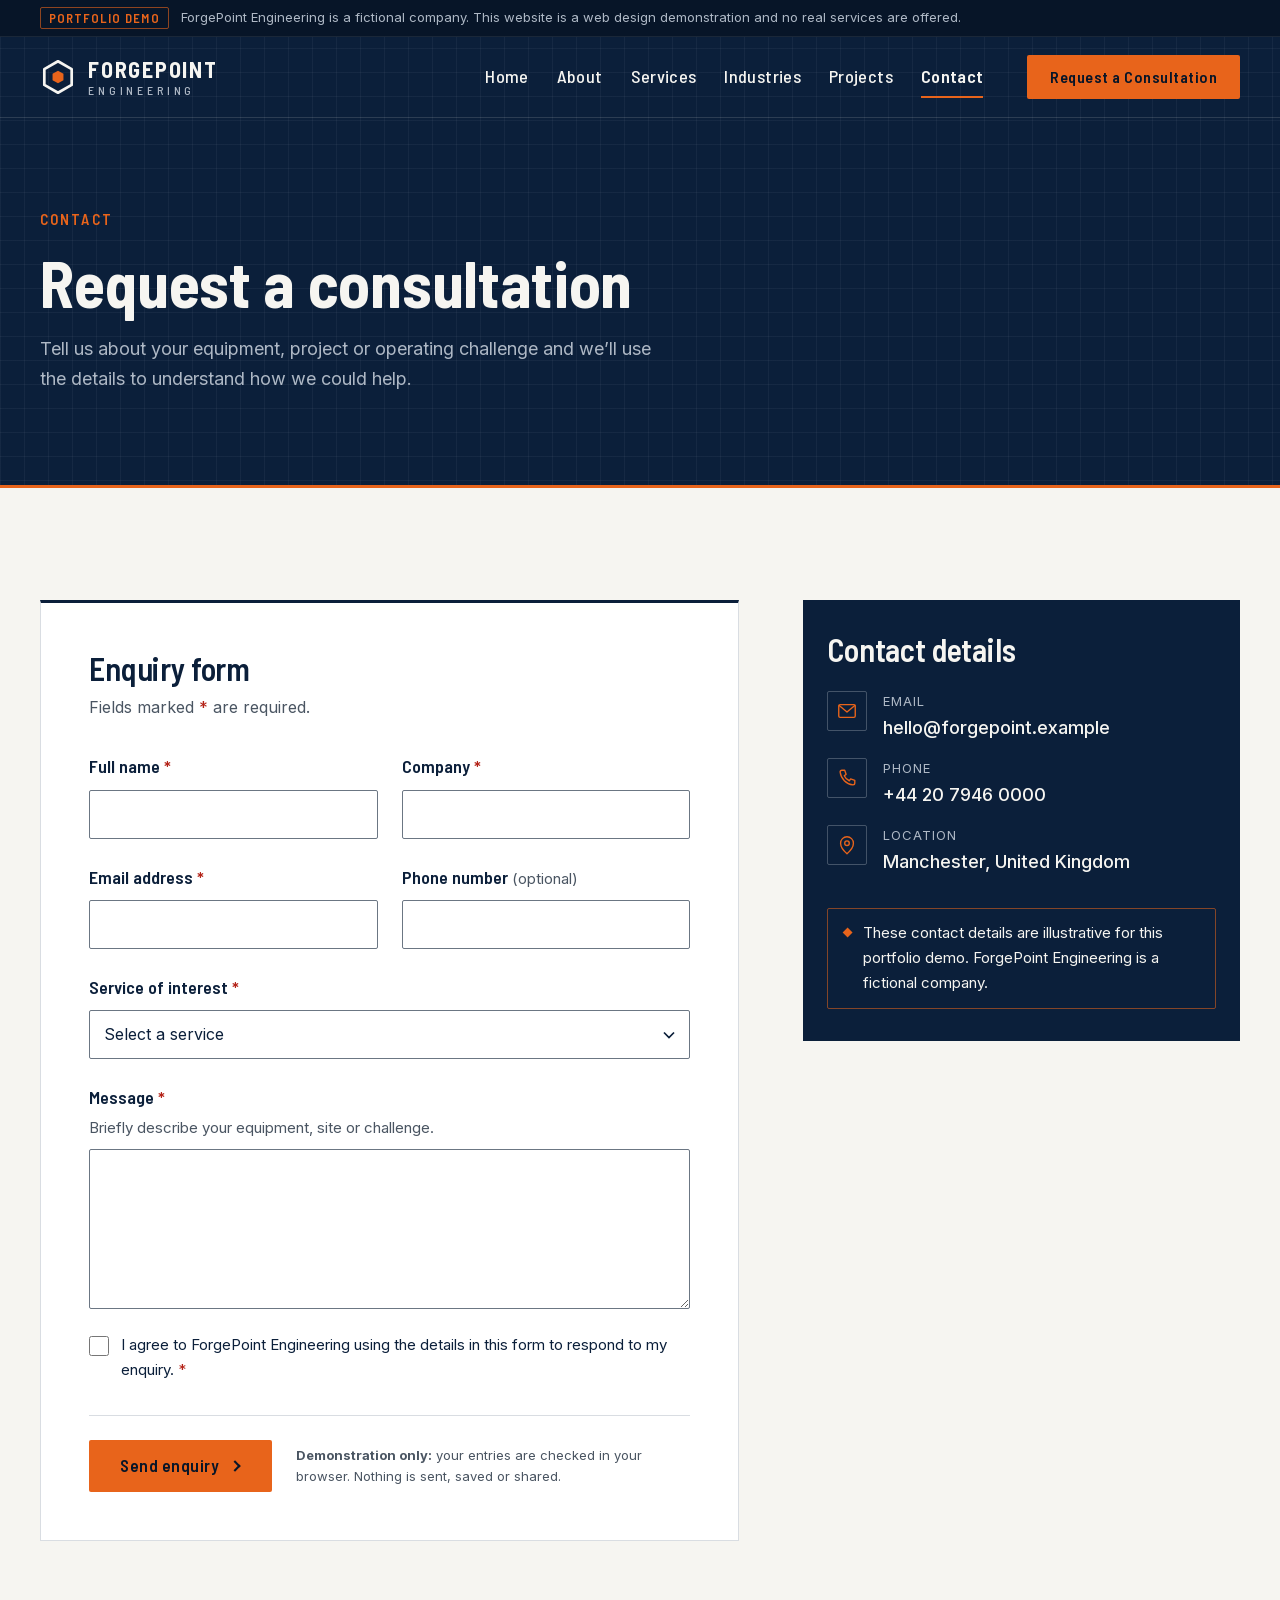
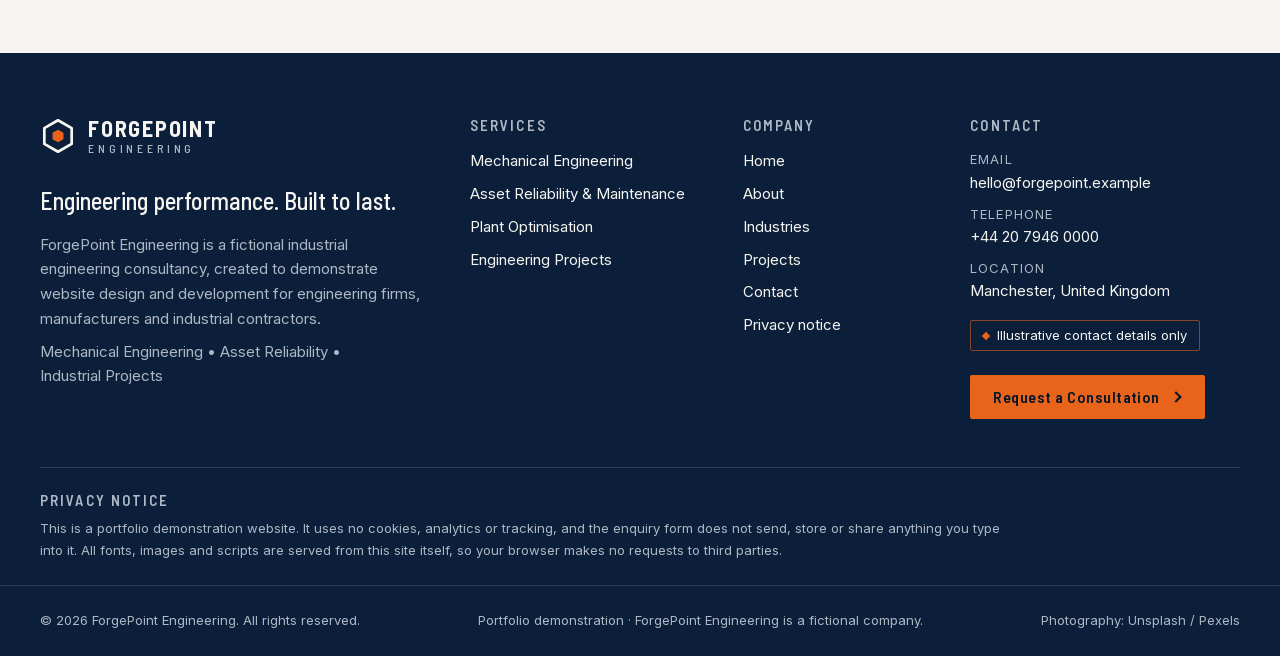
<file: contact.html>
<!doctype html>
<html lang="en-GB" class="no-js">
  <head>
    <meta charset="utf-8" />
    <meta name="viewport" content="width=device-width, initial-scale=1" />
    <meta http-equiv="Content-Security-Policy" content="default-src 'none'; script-src 'self' 'sha256-eTOJgkjUMR9tZ2EpyJgH2GtlrxRBMVJXAQkWKiuHspg='; style-src 'self'; img-src 'self' data:; font-src 'self'; connect-src 'none'; manifest-src 'self'; form-action 'none'; base-uri 'none'; object-src 'none'; upgrade-insecure-requests" />
    <meta name="referrer" content="strict-origin-when-cross-origin" />
    <title>Request a Consultation | ForgePoint Engineering</title>
    <meta name="description" content="Demonstration enquiry form and illustrative contact details for ForgePoint Engineering, a fictional company. The form does not send or store any information." />
    <link rel="canonical" href="https://princessngoetjana.github.io/ForgePoint-Engineering/contact.html" />
    <meta name="theme-color" content="#0b1f3a" />
    <link rel="icon" href="assets/favicon.svg" type="image/svg+xml" />
    <link rel="icon" href="assets/favicon-32.png" sizes="32x32" type="image/png" />
    <link rel="apple-touch-icon" href="assets/apple-touch-icon.png" />

    <!-- Social sharing -->
    <meta property="og:type" content="website" />
    <meta property="og:site_name" content="ForgePoint Engineering (portfolio demo)" />
    <meta property="og:locale" content="en_GB" />
    <meta property="og:title" content="Request a Consultation | ForgePoint Engineering" />
    <meta property="og:description" content="Demonstration enquiry form and illustrative contact details for ForgePoint Engineering, a fictional company. The form does not send or store any information." />
    <meta property="og:url" content="https://princessngoetjana.github.io/ForgePoint-Engineering/contact.html" />
    <meta property="og:image" content="https://princessngoetjana.github.io/ForgePoint-Engineering/assets/og-image.jpg" />
    <meta property="og:image:width" content="1200" />
    <meta property="og:image:height" content="630" />
    <meta property="og:image:alt" content="ForgePoint Engineering: Engineering Reliability. Delivering Performance." />
    <meta name="twitter:card" content="summary_large_image" />
    <meta name="twitter:title" content="Request a Consultation | ForgePoint Engineering" />
    <meta name="twitter:description" content="Demonstration enquiry form and illustrative contact details for ForgePoint Engineering, a fictional company. The form does not send or store any information." />
    <meta name="twitter:image" content="https://princessngoetjana.github.io/ForgePoint-Engineering/assets/og-image.jpg" />

    <!-- Fonts are self-hosted: no third-party requests -->
    <link rel="preload" href="assets/fonts/barlow-semi-condensed-700.woff2" as="font" type="font/woff2" crossorigin />
    <link rel="preload" href="assets/fonts/inter-variable.woff2" as="font" type="font/woff2" crossorigin />
    <link rel="stylesheet" href="css/styles.css" />
    <script>document.documentElement.className = document.documentElement.className.replace("no-js", "js");</script>
    <script src="js/main.js" defer></script>
  </head>
  <body>
    <a class="skip-link" href="#main">Skip to main content</a>

    <!-- ==================== Site header ==================== -->
    <header class="site-header">
      <div class="demo-notice" role="note">
        <div class="container demo-notice__inner">
          <span class="demo-notice__label">Portfolio demo</span>
          <span class="demo-notice__text"><span class="demo-notice__long">ForgePoint Engineering is a fictional company. This website is a web design demonstration and no real services are offered.</span><span class="demo-notice__short">Fictional company<span class="demo-notice__extra"> &middot; no real services offered</span></span></span>
        </div>
      </div>
      <div class="container site-header__inner">
        <a class="logo" href="index.html" aria-label="ForgePoint Engineering — home">
            <svg class="logo__mark" viewBox="0 0 40 40" aria-hidden="true" focusable="false">
              <polygon class="logo__mark-outer" points="20,2.5 35.2,11.25 35.2,28.75 20,37.5 4.8,28.75 4.8,11.25" />
              <polygon class="logo__mark-inner" points="20,13 26.06,16.5 26.06,23.5 20,27 13.94,23.5 13.94,16.5" />
            </svg>
            <span class="logo__text" aria-hidden="true">
              <span class="logo__name">ForgePoint</span>
              <span class="logo__descriptor">Engineering</span>
            </span>
          </a>

        <button class="nav-toggle" type="button" aria-expanded="false" aria-controls="site-nav" aria-label="Open menu">
          <span class="nav-toggle__bar" aria-hidden="true"></span>
        </button>

        <nav class="site-nav" id="site-nav" aria-label="Primary">
          <ul class="site-nav__list">
            <li><a class="site-nav__link" href="index.html">Home</a></li>
            <li><a class="site-nav__link" href="about.html">About</a></li>
            <li><a class="site-nav__link" href="services.html">Services</a></li>
            <li><a class="site-nav__link" href="industries.html">Industries</a></li>
            <li><a class="site-nav__link" href="projects.html">Projects</a></li>
            <li><a class="site-nav__link" href="contact.html" aria-current="page">Contact</a></li>
          </ul>
          <a class="btn btn--primary btn--sm" href="contact.html#enquiry">Request a Consultation</a>
        </nav>
      </div>
    </header>

    <main id="main" class="site-main" tabindex="-1">
      <!-- ==================== Page hero ==================== -->
      <section class="page-hero" aria-labelledby="page-title">
        <div class="container stack">
          <p class="eyebrow">Contact</p>
          <h1 id="page-title" class="page-hero__title">Request a consultation</h1>
          <p class="page-hero__lead">Tell us about your equipment, project or operating challenge and we&rsquo;ll use the details to understand how we could help.</p>
        </div>
      </section>

      <section class="section" aria-label="Enquiry form and contact details">
        <div class="container contact-layout">

          <!-- ==================== Enquiry form ==================== -->
          <div class="form-card" id="enquiry">
            <div class="form-card__header stack stack--sm">
              <h2 class="form-card__title">Enquiry form</h2>
              <p class="text-muted">Fields marked <span class="required-mark" aria-hidden="true">*</span><span class="visually-hidden">with an asterisk</span> are required.</p>
            </div>

            <form class="enquiry-form" id="enquiry-form" novalidate aria-describedby="form-demo-note">
              <div class="form-alert" id="form-alert" role="alert" tabindex="-1" hidden></div>
              <noscript><p class="form-noscript">JavaScript is needed to try this demonstration form. Nothing you type here is ever sent.</p></noscript>

              <div class="form-grid">
                <div class="field">
                  <label class="field__label" for="full-name">Full name <span class="required-mark" aria-hidden="true">*</span></label>
                  <input class="field__input" id="full-name" type="text" autocomplete="name" required aria-describedby="full-name-error" />
                  <p class="field__error" id="full-name-error"></p>
                </div>

                <div class="field">
                  <label class="field__label" for="company">Company <span class="required-mark" aria-hidden="true">*</span></label>
                  <input class="field__input" id="company" type="text" autocomplete="organization" required aria-describedby="company-error" />
                  <p class="field__error" id="company-error"></p>
                </div>

                <div class="field">
                  <label class="field__label" for="email">Email address <span class="required-mark" aria-hidden="true">*</span></label>
                  <input class="field__input" id="email" type="email" autocomplete="email" inputmode="email" required aria-describedby="email-error" />
                  <p class="field__error" id="email-error"></p>
                </div>

                <div class="field">
                  <label class="field__label" for="phone">Phone number <span class="field__optional">(optional)</span></label>
                  <input class="field__input" id="phone" type="tel" autocomplete="tel" inputmode="tel" aria-describedby="phone-error" />
                  <p class="field__error" id="phone-error"></p>
                </div>

                <div class="field field--full">
                  <label class="field__label" for="service">Service of interest <span class="required-mark" aria-hidden="true">*</span></label>
                  <select class="field__input field__select" id="service" required aria-describedby="service-error">
                    <option value="">Select a service</option>
                    <option value="mechanical-engineering">Mechanical Engineering</option>
                    <option value="asset-reliability">Asset Reliability &amp; Maintenance</option>
                    <option value="plant-optimisation">Plant Optimisation</option>
                    <option value="engineering-projects">Engineering Projects</option>
                    <option value="other">Other</option>
                  </select>
                  <p class="field__error" id="service-error"></p>
                </div>

                <div class="field field--full">
                  <label class="field__label" for="message">Message <span class="required-mark" aria-hidden="true">*</span></label>
                  <p class="field__hint" id="message-hint">Briefly describe your equipment, site or challenge.</p>
                  <textarea class="field__input field__textarea" id="message" rows="6" required minlength="20" aria-describedby="message-hint message-error"></textarea>
                  <p class="field__error" id="message-error"></p>
                </div>

                <div class="field field--full">
                  <div class="checkbox">
                    <input class="checkbox__input" id="consent" type="checkbox" required aria-describedby="consent-error" />
                    <label class="checkbox__label" for="consent">I agree to ForgePoint Engineering using the details in this form to respond to my enquiry. <span class="required-mark" aria-hidden="true">*</span></label>
                  </div>
                  <p class="field__error" id="consent-error"></p>
                </div>
              </div>

              <div class="form-actions">
                <button class="btn btn--primary btn--arrow" type="submit" disabled data-requires-js>Send enquiry</button>
                <p class="form-actions__note" id="form-demo-note"><strong>Demonstration only:</strong> your entries are checked in your browser. Nothing is sent, saved or shared.</p>
              </div>
            </form>

            <div class="form-success" id="form-success" role="status" hidden>
              <svg class="form-success__icon" viewBox="0 0 40 40" aria-hidden="true" focusable="false">
                <polygon points="20,2.5 35.2,11.25 35.2,28.75 20,37.5 4.8,28.75 4.8,11.25" />
                <path d="m13 20.5 5 5 9-10" />
              </svg>
              <p class="form-success__label">Demonstration submission</p>
              <h2 class="form-success__title" id="form-success-title" tabindex="-1">Thank you<span data-success-name></span> &mdash; your demo enquiry is complete</h2>
              <p>All your entries passed the checks. Because this is a portfolio demonstration with no back end, your enquiry has <strong>not</strong> been sent to anyone, nothing has been saved, and the form has been cleared.</p>
              <button class="btn btn--secondary btn--sm" type="button" id="form-reset">Start a new enquiry</button>
            </div>
          </div>

          <!-- ==================== Contact details ==================== -->
          <aside class="contact-aside stack stack--lg" aria-label="Contact details">
            <div class="contact-card">
              <h2 class="contact-card__title">Contact details</h2>
              <dl class="contact-list">
                <div class="contact-list__item">
                  <svg class="contact-list__icon" viewBox="0 0 24 24" aria-hidden="true" focusable="false"><rect x="3" y="5" width="18" height="14" rx="1.5" /><path d="m3.5 6 8.5 7 8.5-7" /></svg>
                  <div>
                    <dt>Email</dt>
                    <dd><a href="mailto:hello@forgepoint.example">hello@forgepoint.example</a></dd>
                  </div>
                </div>
                <div class="contact-list__item">
                  <svg class="contact-list__icon" viewBox="0 0 24 24" aria-hidden="true" focusable="false"><path d="M6.5 3.5h3l1.5 4.5-2 1.5a11 11 0 0 0 5.5 5.5l1.5-2 4.5 1.5v3a2 2 0 0 1-2 2A16 16 0 0 1 4.5 5.5a2 2 0 0 1 2-2Z" /></svg>
                  <div>
                    <dt>Phone</dt>
                    <dd><a href="tel:+442079460000">+44 20 7946 0000</a></dd>
                  </div>
                </div>
                <div class="contact-list__item">
                  <svg class="contact-list__icon" viewBox="0 0 24 24" aria-hidden="true" focusable="false"><path d="M12 21.5s-7-6.2-7-11.5a7 7 0 0 1 14 0c0 5.3-7 11.5-7 11.5Z" /><circle cx="12" cy="10" r="2.5" /></svg>
                  <div>
                    <dt>Location</dt>
                    <dd>Manchester, United Kingdom</dd>
                  </div>
                </div>
              </dl>
              <p class="illustrative-note">These contact details are illustrative for this portfolio demo. ForgePoint Engineering is a fictional company.</p>
            </div>

            <!-- Location panel -->
            <figure class="location-panel">
              <svg class="location-panel__map" viewBox="0 0 400 260" role="img" aria-labelledby="map-title">
                <title id="map-title">Stylised location graphic marking Manchester, United Kingdom</title>
                <!-- Abstract street grid -->
                <path d="M0 70H400M0 150H400M0 215H400M60 0V260M150 0V260M255 0V260M340 0V260" class="map-road" />
                <path d="M0 30L120 110L210 120L400 250M20 260L180 40" class="map-road map-road--major" />
                <!-- River -->
                <path d="M0 190C60 175 90 205 150 190S240 150 300 165S370 200 400 185" class="map-river" />
                <!-- Blocks -->
                <rect x="70" y="80" width="68" height="58" class="map-block" />
                <rect x="160" y="160" width="84" height="42" class="map-block" />
                <rect x="265" y="80" width="64" height="58" class="map-block" />
                <rect x="265" y="225" width="64" height="35" class="map-block" />
                <!-- Range rings and pin -->
                <circle cx="200" cy="118" r="56" class="map-ring" />
                <circle cx="200" cy="118" r="30" class="map-ring" />
                <g transform="translate(200 104)">
                  <path d="M0 22-13 4a16 16 0 1 1 26 0Z" class="map-pin" />
                  <polygon points="0,-15 7.8,-10.5 7.8,-1.5 0,3 -7.8,-1.5 -7.8,-10.5" class="map-pin-hex" />
                </g>
              </svg>
              <figcaption class="location-panel__caption">
                <span class="location-panel__label">Manchester, United Kingdom</span>
                <span class="location-panel__note">Stylised graphic for illustration only &mdash; not a real office location.</span>
              </figcaption>
            </figure>
          </aside>
        </div>
      </section>
    </main>

    <!-- ==================== Site footer ==================== -->
    <footer class="site-footer">
      <div class="container site-footer__main">
        <div class="site-footer__brand">
          <a class="logo" href="index.html" aria-label="ForgePoint Engineering — home">
            <svg class="logo__mark" viewBox="0 0 40 40" aria-hidden="true" focusable="false">
              <polygon class="logo__mark-outer" points="20,2.5 35.2,11.25 35.2,28.75 20,37.5 4.8,28.75 4.8,11.25" />
              <polygon class="logo__mark-inner" points="20,13 26.06,16.5 26.06,23.5 20,27 13.94,23.5 13.94,16.5" />
            </svg>
            <span class="logo__text" aria-hidden="true">
              <span class="logo__name">ForgePoint</span>
              <span class="logo__descriptor">Engineering</span>
            </span>
          </a>
          <p class="site-footer__tagline">Engineering performance. Built&nbsp;to&nbsp;last.</p>
          <p class="site-footer__about">ForgePoint Engineering is a fictional industrial engineering consultancy, created to demonstrate website design and development for engineering firms, manufacturers and industrial contractors.</p>
          <p class="site-footer__subline">Mechanical Engineering &bull; Asset Reliability &bull; Industrial Projects</p>
        </div>

        <nav class="site-footer__col" aria-label="Services">
          <h2 class="site-footer__heading">Services</h2>
          <ul class="site-footer__links">
            <li><a href="services.html#mechanical-engineering">Mechanical Engineering</a></li>
            <li><a href="services.html#asset-reliability">Asset Reliability &amp; Maintenance</a></li>
            <li><a href="services.html#plant-optimisation">Plant Optimisation</a></li>
            <li><a href="services.html#engineering-projects">Engineering Projects</a></li>
          </ul>
        </nav>

        <nav class="site-footer__col" aria-label="Footer">
          <h2 class="site-footer__heading">Company</h2>
          <ul class="site-footer__links">
            <li><a href="index.html">Home</a></li>
            <li><a href="about.html">About</a></li>
            <li><a href="industries.html">Industries</a></li>
            <li><a href="projects.html">Projects</a></li>
            <li><a href="contact.html">Contact</a></li>
            <li><a href="#privacy">Privacy notice</a></li>
          </ul>
        </nav>

        <div class="site-footer__col">
          <h2 class="site-footer__heading">Contact</h2>
          <address class="site-footer__contact">
            <dl class="stack stack--sm">
              <div>
                <dt>Email</dt>
                <dd><a href="mailto:hello@forgepoint.example">hello@forgepoint.example</a></dd>
              </div>
              <div>
                <dt>Telephone</dt>
                <dd><a href="tel:+442079460000">+44 20 7946 0000</a></dd>
              </div>
              <div>
                <dt>Location</dt>
                <dd>Manchester, United Kingdom</dd>
              </div>
            </dl>
          </address>
          <p class="site-footer__notice">Illustrative contact details only</p>
          <a class="btn btn--primary btn--sm btn--arrow site-footer__cta" href="contact.html#enquiry">Request a Consultation</a>
        </div>
      </div>

      <div class="container">
        <section class="site-footer__privacy" id="privacy" aria-labelledby="privacy-title">
          <h2 class="site-footer__heading" id="privacy-title">Privacy notice</h2>
          <p>This is a portfolio demonstration website. It uses no cookies, analytics or tracking, and the enquiry form does not send, store or share anything you type into it. All fonts, images and scripts are served from this site itself, so your browser makes no requests to third parties.</p>
        </section>
      </div>

      <div class="site-footer__bottom">
        <div class="container site-footer__bottom-inner">
          <p>&copy; <span data-year>2026</span> ForgePoint Engineering. All rights reserved.</p>
          <p>Portfolio demonstration &middot; ForgePoint Engineering is a fictional company.</p>
          <p>Photography: Unsplash / Pexels</p>
        </div>
      </div>
    </footer>
  </body>
</html>
</file>
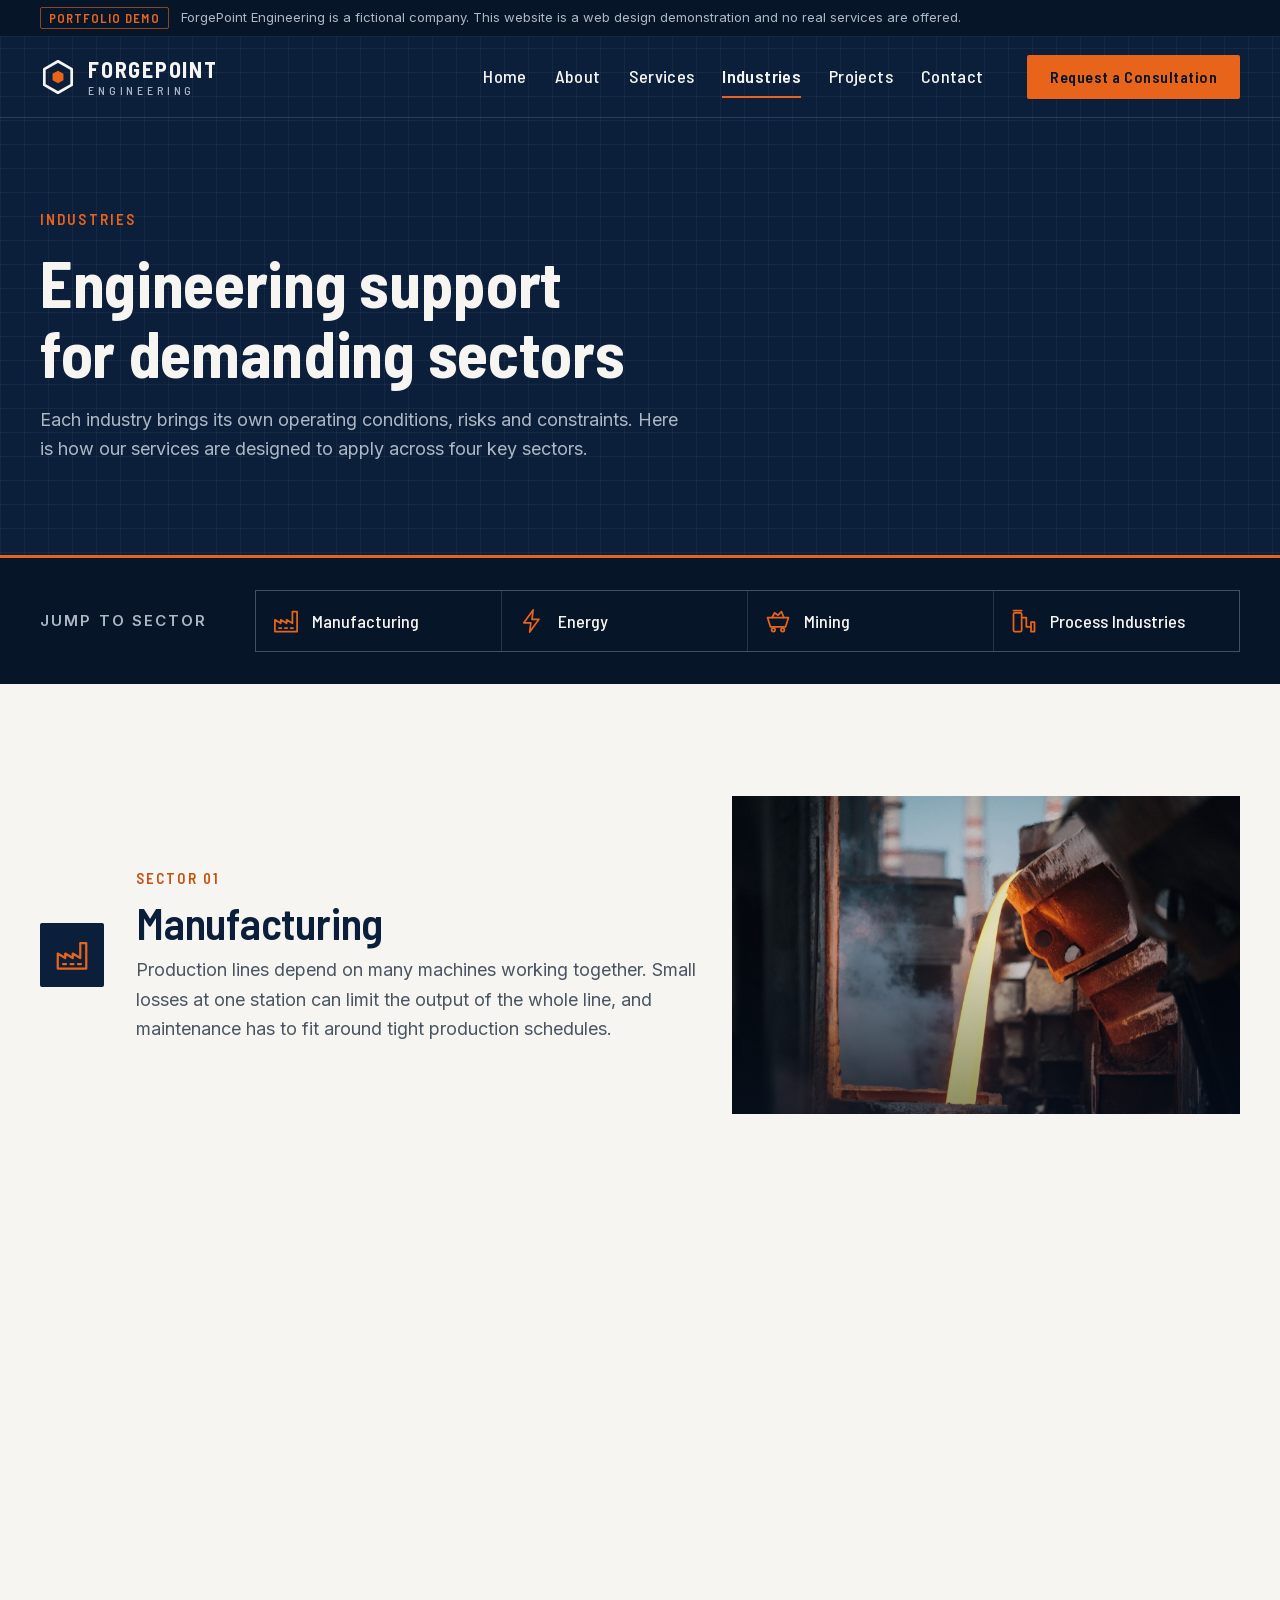
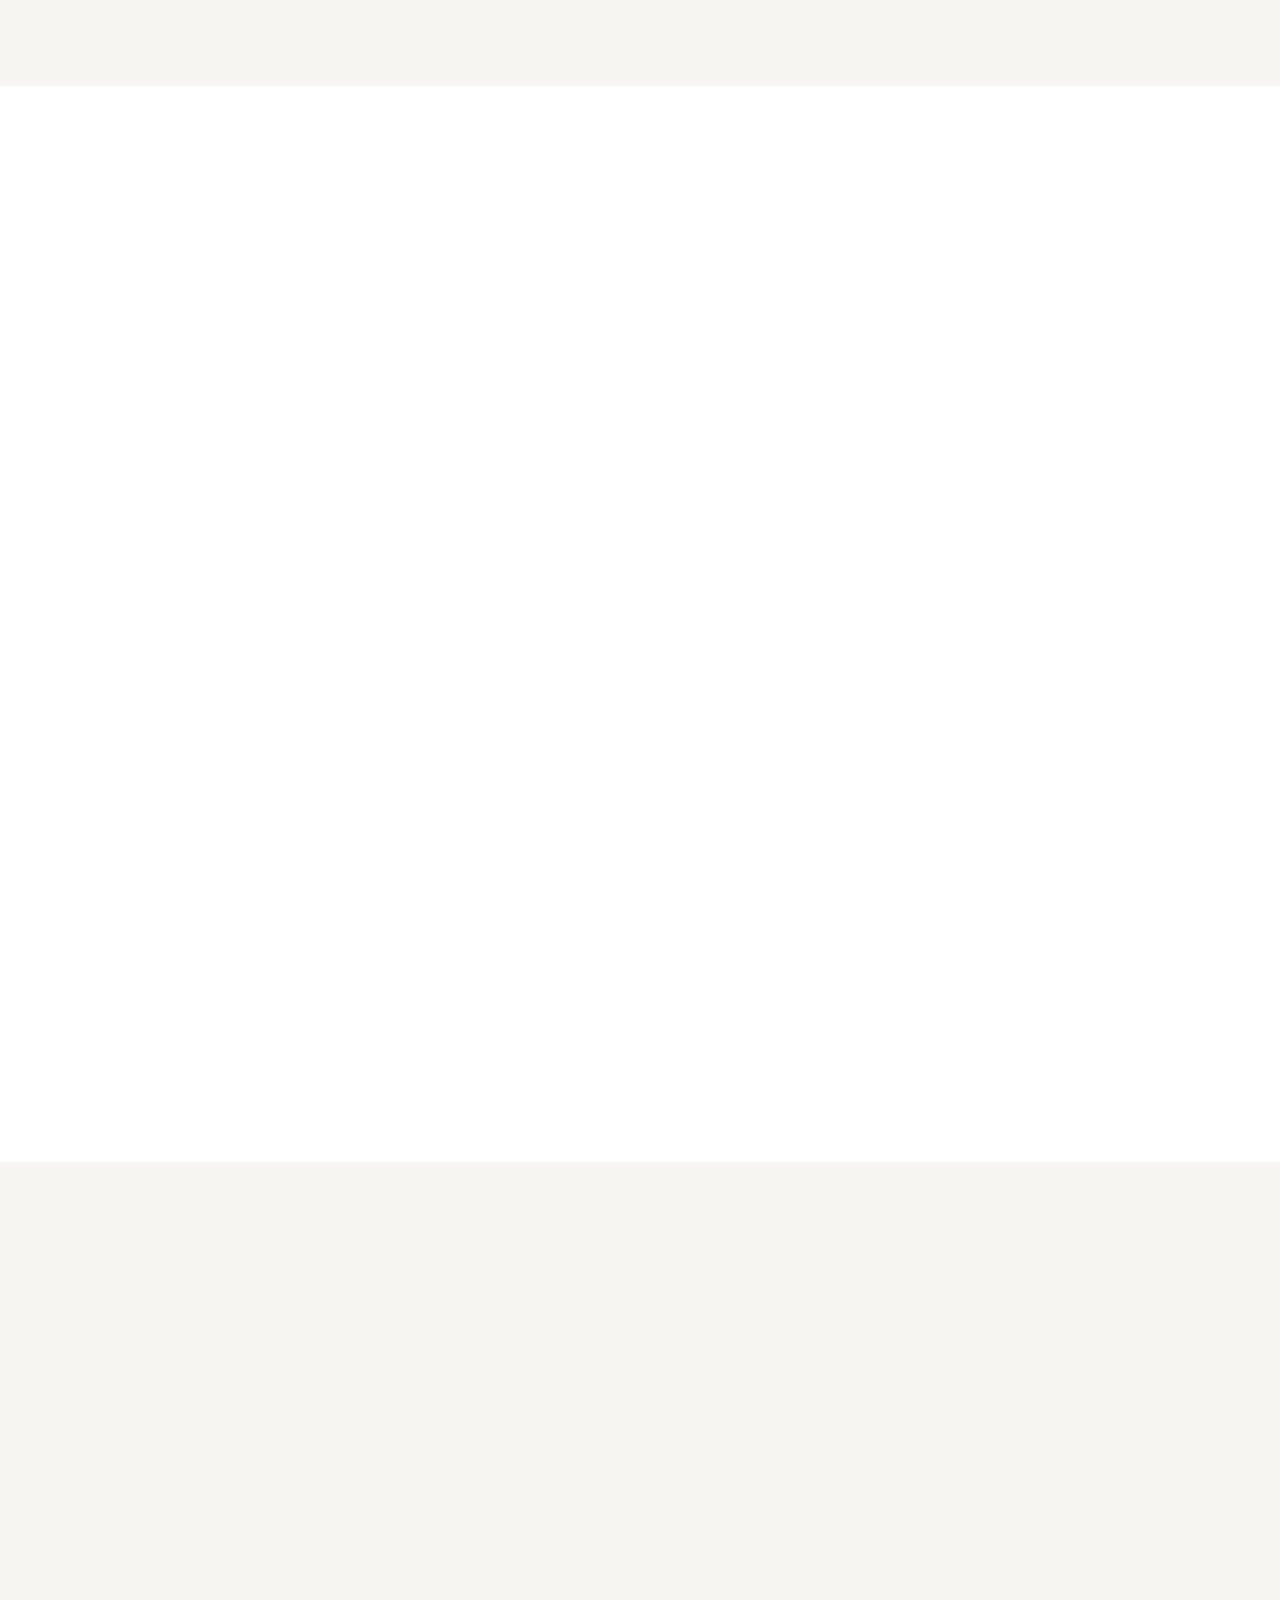
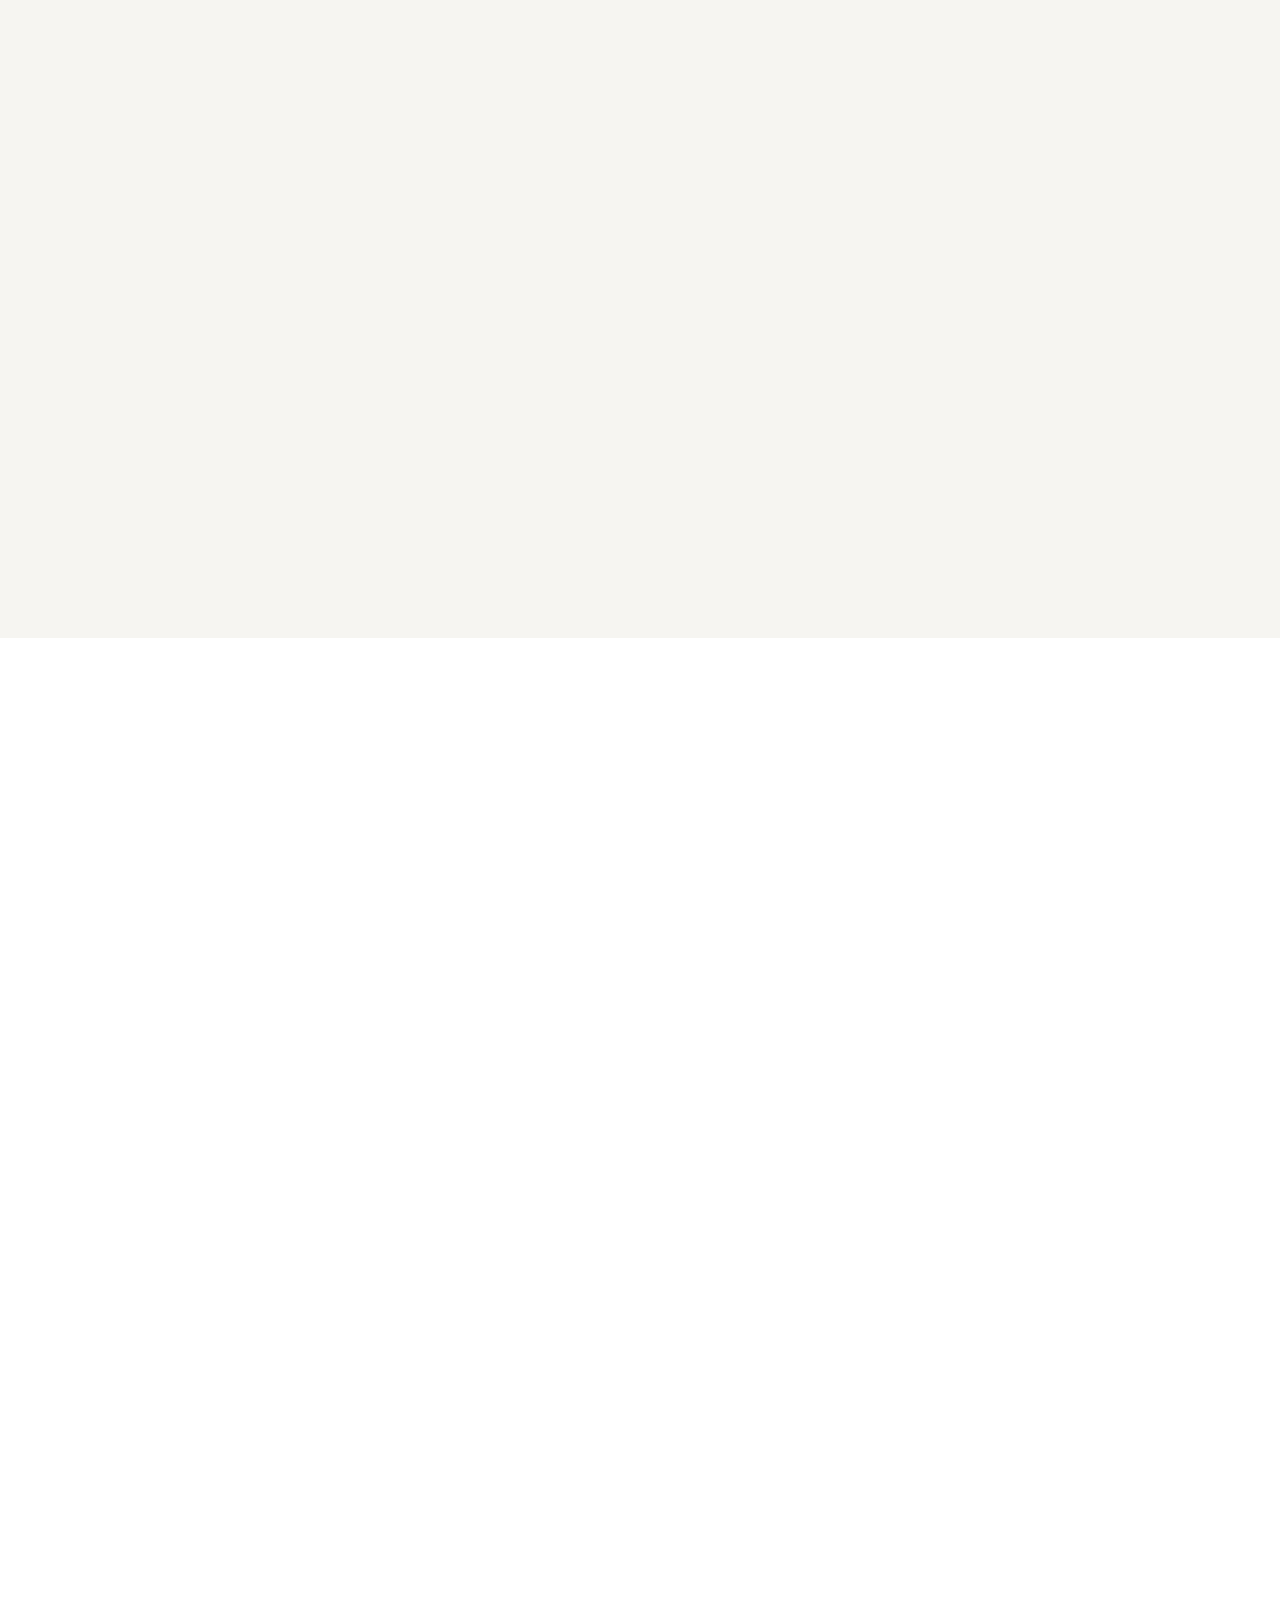
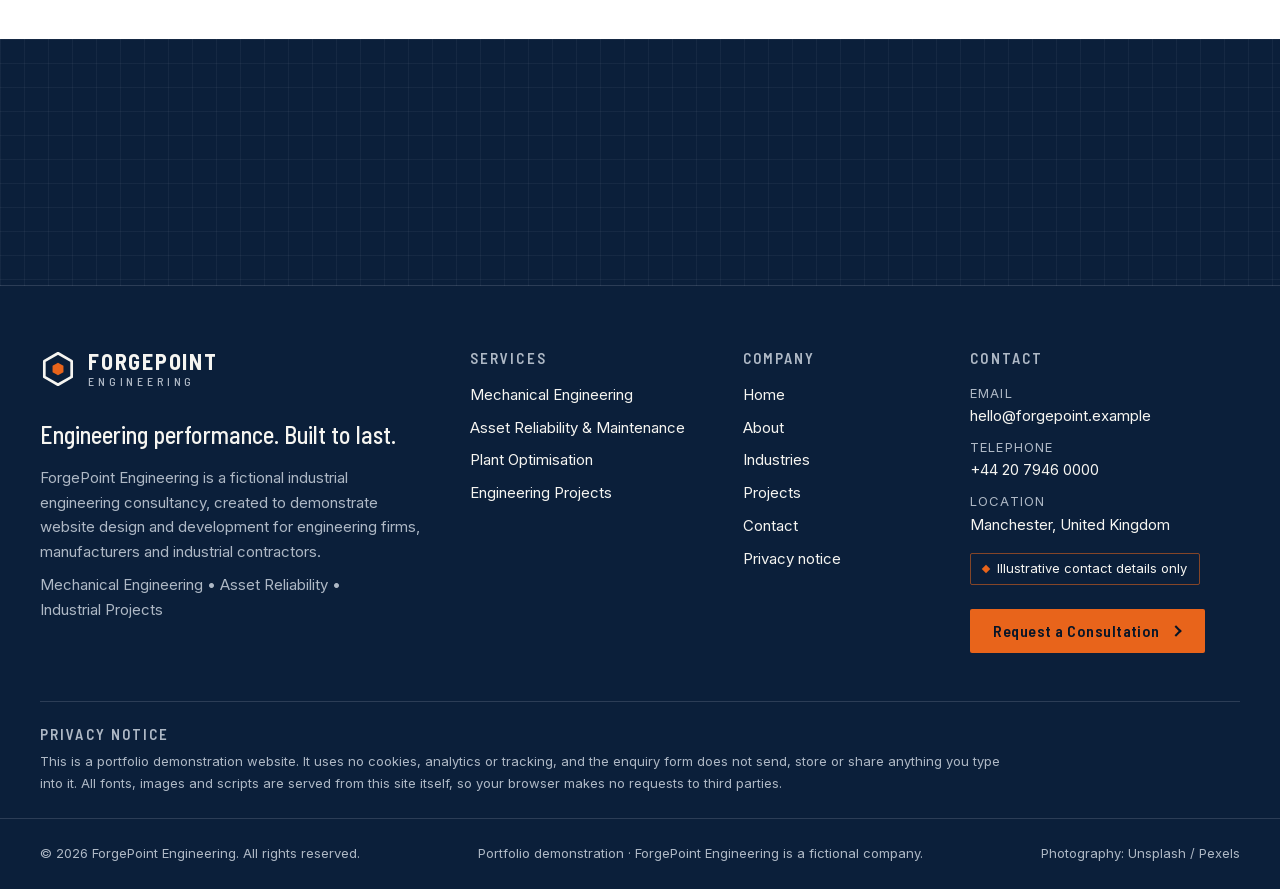
<file: industries.html>
<!doctype html>
<html lang="en-GB" class="no-js">
  <head>
    <meta charset="utf-8" />
    <meta name="viewport" content="width=device-width, initial-scale=1" />
    <meta http-equiv="Content-Security-Policy" content="default-src 'none'; script-src 'self' 'sha256-eTOJgkjUMR9tZ2EpyJgH2GtlrxRBMVJXAQkWKiuHspg='; style-src 'self'; img-src 'self' data:; font-src 'self'; connect-src 'none'; manifest-src 'self'; form-action 'none'; base-uri 'none'; object-src 'none'; upgrade-insecure-requests" />
    <meta name="referrer" content="strict-origin-when-cross-origin" />
    <title>Industries We Serve | ForgePoint Engineering</title>
    <meta name="description" content="Typical engineering challenges in manufacturing, energy, mining and process industries, and how each service applies. Portfolio demonstration site for a fictional company." />
    <link rel="canonical" href="https://princessngoetjana.github.io/ForgePoint-Engineering/industries.html" />
    <meta name="theme-color" content="#0b1f3a" />
    <link rel="icon" href="assets/favicon.svg" type="image/svg+xml" />
    <link rel="icon" href="assets/favicon-32.png" sizes="32x32" type="image/png" />
    <link rel="apple-touch-icon" href="assets/apple-touch-icon.png" />

    <!-- Social sharing -->
    <meta property="og:type" content="website" />
    <meta property="og:site_name" content="ForgePoint Engineering (portfolio demo)" />
    <meta property="og:locale" content="en_GB" />
    <meta property="og:title" content="Industries We Serve | ForgePoint Engineering" />
    <meta property="og:description" content="Typical engineering challenges in manufacturing, energy, mining and process industries, and how each service applies. Portfolio demonstration site for a fictional company." />
    <meta property="og:url" content="https://princessngoetjana.github.io/ForgePoint-Engineering/industries.html" />
    <meta property="og:image" content="https://princessngoetjana.github.io/ForgePoint-Engineering/assets/og-image.jpg" />
    <meta property="og:image:width" content="1200" />
    <meta property="og:image:height" content="630" />
    <meta property="og:image:alt" content="ForgePoint Engineering: Engineering Reliability. Delivering Performance." />
    <meta name="twitter:card" content="summary_large_image" />
    <meta name="twitter:title" content="Industries We Serve | ForgePoint Engineering" />
    <meta name="twitter:description" content="Typical engineering challenges in manufacturing, energy, mining and process industries, and how each service applies. Portfolio demonstration site for a fictional company." />
    <meta name="twitter:image" content="https://princessngoetjana.github.io/ForgePoint-Engineering/assets/og-image.jpg" />

    <!-- Fonts are self-hosted: no third-party requests -->
    <link rel="preload" href="assets/fonts/barlow-semi-condensed-700.woff2" as="font" type="font/woff2" crossorigin />
    <link rel="preload" href="assets/fonts/inter-variable.woff2" as="font" type="font/woff2" crossorigin />
    <link rel="stylesheet" href="css/styles.css" />
    <script>document.documentElement.className = document.documentElement.className.replace("no-js", "js");</script>
    <script src="js/main.js" defer></script>
  </head>
  <body>
    <a class="skip-link" href="#main">Skip to main content</a>

    <!-- ==================== Site header ==================== -->
    <header class="site-header">
      <div class="demo-notice" role="note">
        <div class="container demo-notice__inner">
          <span class="demo-notice__label">Portfolio demo</span>
          <span class="demo-notice__text"><span class="demo-notice__long">ForgePoint Engineering is a fictional company. This website is a web design demonstration and no real services are offered.</span><span class="demo-notice__short">Fictional company<span class="demo-notice__extra"> &middot; no real services offered</span></span></span>
        </div>
      </div>
      <div class="container site-header__inner">
        <a class="logo" href="index.html" aria-label="ForgePoint Engineering — home">
            <svg class="logo__mark" viewBox="0 0 40 40" aria-hidden="true" focusable="false">
              <polygon class="logo__mark-outer" points="20,2.5 35.2,11.25 35.2,28.75 20,37.5 4.8,28.75 4.8,11.25" />
              <polygon class="logo__mark-inner" points="20,13 26.06,16.5 26.06,23.5 20,27 13.94,23.5 13.94,16.5" />
            </svg>
            <span class="logo__text" aria-hidden="true">
              <span class="logo__name">ForgePoint</span>
              <span class="logo__descriptor">Engineering</span>
            </span>
          </a>

        <button class="nav-toggle" type="button" aria-expanded="false" aria-controls="site-nav" aria-label="Open menu">
          <span class="nav-toggle__bar" aria-hidden="true"></span>
        </button>

        <nav class="site-nav" id="site-nav" aria-label="Primary">
          <ul class="site-nav__list">
            <li><a class="site-nav__link" href="index.html">Home</a></li>
            <li><a class="site-nav__link" href="about.html">About</a></li>
            <li><a class="site-nav__link" href="services.html">Services</a></li>
            <li><a class="site-nav__link" href="industries.html" aria-current="page">Industries</a></li>
            <li><a class="site-nav__link" href="projects.html">Projects</a></li>
            <li><a class="site-nav__link" href="contact.html">Contact</a></li>
          </ul>
          <a class="btn btn--primary btn--sm" href="contact.html#enquiry">Request a Consultation</a>
        </nav>
      </div>
    </header>

    <main id="main" class="site-main" tabindex="-1">
      <!-- ==================== Page hero ==================== -->
      <section class="page-hero" aria-labelledby="page-title">
        <div class="container stack">
          <p class="eyebrow">Industries</p>
          <h1 id="page-title" class="page-hero__title">Engineering support for demanding sectors</h1>
          <p class="page-hero__lead">Each industry brings its own operating conditions, risks and constraints. Here is how our services are designed to apply across four key sectors.</p>
        </div>
      </section>

      <!-- ==================== Sector jump links ==================== -->
      <nav class="sectors" aria-label="Sectors on this page">
        <div class="container sectors__inner">
          <p class="sectors__title">Jump to sector</p>
          <ul class="sectors__list" role="list">
            <li>
              <a class="sector" href="#manufacturing">
                <svg class="sector__icon" viewBox="0 0 24 24" aria-hidden="true" focusable="false"><path d="M2.5 21V11l5 3v-3l5 3v-3l5 3V4h4v17Z" /><path d="M6 18h2M11 18h2M16 18h2" /></svg>
                <span>Manufacturing</span>
              </a>
            </li>
            <li>
              <a class="sector" href="#energy">
                <svg class="sector__icon" viewBox="0 0 24 24" aria-hidden="true" focusable="false"><path d="M13 2.5 5 13.5h6l-1 8 8-11h-6Z" /></svg>
                <span>Energy</span>
              </a>
            </li>
            <li>
              <a class="sector" href="#mining">
                <svg class="sector__icon" viewBox="0 0 24 24" aria-hidden="true" focusable="false"><path d="M3 9h18l-2.5 8h-13Z" /><circle cx="8" cy="19.5" r="1.5" /><circle cx="16" cy="19.5" r="1.5" /><path d="M7 9l2-4 3 2 3-3 2 5" /></svg>
                <span>Mining</span>
              </a>
            </li>
            <li>
              <a class="sector" href="#process-industries">
                <svg class="sector__icon" viewBox="0 0 24 24" aria-hidden="true" focusable="false"><rect x="3" y="5" width="7" height="16" rx="1" /><path d="M10 9h4v8h4" /><path d="M18 13v8h3v-8Z" /><path d="M3 3h7" /></svg>
                <span>Process Industries</span>
              </a>
            </li>
          </ul>
        </div>
      </nav>

      <!-- ==================== Manufacturing ==================== -->
      <section class="section industry" id="manufacturing" aria-labelledby="ind-1-title">
        <div class="container stack stack--lg">
          <header class="industry__header">
            <svg class="industry__icon" viewBox="0 0 24 24" aria-hidden="true" focusable="false"><path d="M2.5 21V11l5 3v-3l5 3v-3l5 3V4h4v17Z" /><path d="M6 18h2M11 18h2M16 18h2" /></svg>
            <div class="stack stack--sm">
              <p class="eyebrow">Sector 01</p>
              <h2 id="ind-1-title">Manufacturing</h2>
              <p class="lead">Production lines depend on many machines working together. Small losses at one station can limit the output of the whole line, and maintenance has to fit around tight production schedules.</p>
            </div>
            <figure class="industry__media"><img src="assets/images/molten-metal-800.jpg" srcset="assets/images/molten-metal-800.jpg 800w, assets/images/molten-metal-1600.jpg 1600w" sizes="(min-width: 64em) 40vw, 100vw" width="800" height="533" loading="lazy" decoding="async" alt="Molten metal pouring from a ladle at a steel production plant" /></figure>
          </header>

          <div class="grid-2 industry__body">
            <div class="panel">
              <h3 class="panel__title">Typical engineering challenges</h3>
              <ul class="check-list check-list--compact" role="list">
                <li><strong>Lost output from minor stops</strong> Short, frequent interruptions that add up but are rarely recorded.</li>
                <li><strong>Mixed-age equipment</strong> Older mechanical plant running alongside newer automated machinery.</li>
                <li><strong>Changeovers and flexibility</strong> Product changes that take time and introduce variability.</li>
                <li><strong>Limited maintenance windows</strong> Pressure to keep lines running leaves little time for planned work.</li>
              </ul>
            </div>
            <div class="panel">
              <h3 class="panel__title">How ForgePoint helps</h3>
              <ul class="service-links" role="list">
                <li><a href="services.html#plant-optimisation"><strong>Plant Optimisation</strong> Bottleneck analysis and availability reviews to find where output is lost.</a></li>
                <li><a href="services.html#asset-reliability"><strong>Asset Reliability &amp; Maintenance</strong> Preventive maintenance optimisation that fits around production.</a></li>
                <li><a href="services.html#mechanical-engineering"><strong>Mechanical Engineering</strong> Assessments and upgrades for ageing mechanical equipment.</a></li>
                <li><a href="services.html#engineering-projects"><strong>Engineering Projects</strong> Support for line modifications, installation and commissioning.</a></li>
              </ul>
            </div>
          </div>
        </div>
      </section>

      <!-- ==================== Energy ==================== -->
      <section class="section section--surface industry" id="energy" aria-labelledby="ind-2-title">
        <div class="container stack stack--lg">
          <header class="industry__header">
            <svg class="industry__icon" viewBox="0 0 24 24" aria-hidden="true" focusable="false"><path d="M13 2.5 5 13.5h6l-1 8 8-11h-6Z" /></svg>
            <div class="stack stack--sm">
              <p class="eyebrow">Sector 02</p>
              <h2 id="ind-2-title">Energy</h2>
              <p class="lead">Energy generation and distribution rely on critical rotating equipment with long service lives. Failures can carry serious safety, environmental and supply consequences, so reliability and careful planning are essential.</p>
            </div>
            <figure class="industry__media"><img src="assets/images/power-station-800.jpg" srcset="assets/images/power-station-800.jpg 800w, assets/images/power-station-1600.jpg 1600w" sizes="(min-width: 64em) 40vw, 100vw" width="800" height="533" loading="lazy" decoding="async" alt="Black-and-white view of large turbines and machinery inside a power station hall" /></figure>
          </header>

          <div class="grid-2 industry__body">
            <div class="panel">
              <h3 class="panel__title">Typical engineering challenges</h3>
              <ul class="check-list check-list--compact" role="list">
                <li><strong>High-consequence equipment</strong> Pumps, fans, compressors and turbines where failure has serious impact.</li>
                <li><strong>Safety and regulatory expectations</strong> Demanding requirements for risk management and documentation.</li>
                <li><strong>Long asset lives</strong> Decisions on life extension, refurbishment or replacement of ageing plant.</li>
                <li><strong>Planned outages</strong> Maintenance and upgrades that must be completed within fixed outage windows.</li>
              </ul>
            </div>
            <div class="panel">
              <h3 class="panel__title">How ForgePoint helps</h3>
              <ul class="service-links" role="list">
                <li><a href="services.html#asset-reliability"><strong>Asset Reliability &amp; Maintenance</strong> RCM studies and asset lifecycle planning for critical equipment.</a></li>
                <li><a href="services.html#mechanical-engineering"><strong>Mechanical Engineering</strong> Rotating machinery assessments and technical problem-solving.</a></li>
                <li><a href="services.html#engineering-projects"><strong>Engineering Projects</strong> Outage planning, installation support and commissioning.</a></li>
              </ul>
            </div>
          </div>
        </div>
      </section>

      <!-- ==================== Mining ==================== -->
      <section class="section industry" id="mining" aria-labelledby="ind-3-title">
        <div class="container stack stack--lg">
          <header class="industry__header">
            <svg class="industry__icon" viewBox="0 0 24 24" aria-hidden="true" focusable="false"><path d="M3 9h18l-2.5 8h-13Z" /><circle cx="8" cy="19.5" r="1.5" /><circle cx="16" cy="19.5" r="1.5" /><path d="M7 9l2-4 3 2 3-3 2 5" /></svg>
            <div class="stack stack--sm">
              <p class="eyebrow">Sector 03</p>
              <h2 id="ind-3-title">Mining</h2>
              <p class="lead">Mining, quarrying and bulk materials handling put equipment under heavy loads in abrasive, dusty conditions. Conveyors, crushers and screens must keep moving material reliably, often at sites where access is difficult.</p>
            </div>
            <figure class="industry__media"><img src="assets/images/mine-headframe-800.jpg" srcset="assets/images/mine-headframe-800.jpg 800w, assets/images/mine-headframe-1600.jpg 1600w" sizes="(min-width: 64em) 40vw, 100vw" width="800" height="533" loading="lazy" decoding="async" alt="Steel headframe above a mine shaft against an overcast sky" /></figure>
          </header>

          <div class="grid-2 industry__body">
            <div class="panel">
              <h3 class="panel__title">Typical engineering challenges</h3>
              <ul class="check-list check-list--compact" role="list">
                <li><strong>Severe wear</strong> Abrasive materials that shorten the life of liners, belts, idlers and wear parts.</li>
                <li><strong>Heavy and variable loads</strong> Equipment operating beyond its original design duty as production changes.</li>
                <li><strong>Material handling reliability</strong> Conveyor and transfer point problems that stop the whole flow of material.</li>
                <li><strong>Remote and harsh sites</strong> Limited access for inspection and maintenance.</li>
              </ul>
            </div>
            <div class="panel">
              <h3 class="panel__title">How ForgePoint helps</h3>
              <ul class="service-links" role="list">
                <li><a href="services.html#mechanical-engineering"><strong>Mechanical Engineering</strong> Conveyor and material handling assessments, design checks and upgrades.</a></li>
                <li><a href="services.html#asset-reliability"><strong>Asset Reliability &amp; Maintenance</strong> Failure analysis of wear-related problems and maintenance planning.</a></li>
                <li><a href="services.html#engineering-projects"><strong>Engineering Projects</strong> Upgrades planned to fit within scheduled shutdowns.</a></li>
              </ul>
            </div>
          </div>
        </div>
      </section>

      <!-- ==================== Process Industries ==================== -->
      <section class="section section--surface industry" id="process-industries" aria-labelledby="ind-4-title">
        <div class="container stack stack--lg">
          <header class="industry__header">
            <svg class="industry__icon" viewBox="0 0 24 24" aria-hidden="true" focusable="false"><rect x="3" y="5" width="7" height="16" rx="1" /><path d="M10 9h4v8h4" /><path d="M18 13v8h3v-8Z" /><path d="M3 3h7" /></svg>
            <div class="stack stack--sm">
              <p class="eyebrow">Sector 04</p>
              <h2 id="ind-4-title">Process Industries</h2>
              <p class="lead">Chemical, food and drink, water and other process operations often run continuously. Unplanned stoppages can be costly and disruptive, and equipment must meet strict containment, hygiene and safety requirements.</p>
            </div>
            <figure class="industry__media"><img src="assets/images/pipe-tunnel-800.jpg" srcset="assets/images/pipe-tunnel-800.jpg 800w, assets/images/pipe-tunnel-1600.jpg 1600w" sizes="(min-width: 64em) 40vw, 100vw" width="800" height="533" loading="lazy" decoding="async" alt="Long service tunnel lined with insulated industrial pipework and walkways" /></figure>
          </header>

          <div class="grid-2 industry__body">
            <div class="panel">
              <h3 class="panel__title">Typical engineering challenges</h3>
              <ul class="check-list check-list--compact" role="list">
                <li><strong>Continuous operation</strong> Little tolerance for unplanned downtime on critical process equipment.</li>
                <li><strong>Varied mechanical plant</strong> Pumps, mixers, heat exchangers, vessels and associated pipework.</li>
                <li><strong>Containment and hygiene</strong> Equipment that must meet demanding process and safety standards.</li>
                <li><strong>Changing process duties</strong> Plant asked to run outside its original design conditions.</li>
              </ul>
            </div>
            <div class="panel">
              <h3 class="panel__title">How ForgePoint helps</h3>
              <ul class="service-links" role="list">
                <li><a href="services.html#asset-reliability"><strong>Asset Reliability &amp; Maintenance</strong> RCM and root cause analysis for critical process equipment.</a></li>
                <li><a href="services.html#plant-optimisation"><strong>Plant Optimisation</strong> Throughput and availability reviews across the process.</a></li>
                <li><a href="services.html#mechanical-engineering"><strong>Mechanical Engineering</strong> Equipment assessments for changing duties.</a></li>
                <li><a href="services.html#engineering-projects"><strong>Engineering Projects</strong> Plant modifications, installation support and commissioning.</a></li>
              </ul>
            </div>
          </div>
        </div>
      </section>

      <!-- ==================== CTA band ==================== -->
      <section class="cta-band" aria-labelledby="cta-title">
        <div class="container cta-band__inner">
          <div class="stack stack--sm">
            <h2 id="cta-title" class="cta-band__title">Let&rsquo;s Engineer What&rsquo;s Next.</h2>
            <p class="cta-band__text">Discuss your engineering challenges with our team.</p>
          </div>
          <a class="btn btn--primary btn--arrow" href="contact.html#enquiry">Request a Consultation</a>
        </div>
      </section>
    </main>

    <!-- ==================== Site footer ==================== -->
    <footer class="site-footer">
      <div class="container site-footer__main">
        <div class="site-footer__brand">
          <a class="logo" href="index.html" aria-label="ForgePoint Engineering — home">
            <svg class="logo__mark" viewBox="0 0 40 40" aria-hidden="true" focusable="false">
              <polygon class="logo__mark-outer" points="20,2.5 35.2,11.25 35.2,28.75 20,37.5 4.8,28.75 4.8,11.25" />
              <polygon class="logo__mark-inner" points="20,13 26.06,16.5 26.06,23.5 20,27 13.94,23.5 13.94,16.5" />
            </svg>
            <span class="logo__text" aria-hidden="true">
              <span class="logo__name">ForgePoint</span>
              <span class="logo__descriptor">Engineering</span>
            </span>
          </a>
          <p class="site-footer__tagline">Engineering performance. Built&nbsp;to&nbsp;last.</p>
          <p class="site-footer__about">ForgePoint Engineering is a fictional industrial engineering consultancy, created to demonstrate website design and development for engineering firms, manufacturers and industrial contractors.</p>
          <p class="site-footer__subline">Mechanical Engineering &bull; Asset Reliability &bull; Industrial Projects</p>
        </div>

        <nav class="site-footer__col" aria-label="Services">
          <h2 class="site-footer__heading">Services</h2>
          <ul class="site-footer__links">
            <li><a href="services.html#mechanical-engineering">Mechanical Engineering</a></li>
            <li><a href="services.html#asset-reliability">Asset Reliability &amp; Maintenance</a></li>
            <li><a href="services.html#plant-optimisation">Plant Optimisation</a></li>
            <li><a href="services.html#engineering-projects">Engineering Projects</a></li>
          </ul>
        </nav>

        <nav class="site-footer__col" aria-label="Footer">
          <h2 class="site-footer__heading">Company</h2>
          <ul class="site-footer__links">
            <li><a href="index.html">Home</a></li>
            <li><a href="about.html">About</a></li>
            <li><a href="industries.html">Industries</a></li>
            <li><a href="projects.html">Projects</a></li>
            <li><a href="contact.html">Contact</a></li>
            <li><a href="#privacy">Privacy notice</a></li>
          </ul>
        </nav>

        <div class="site-footer__col">
          <h2 class="site-footer__heading">Contact</h2>
          <address class="site-footer__contact">
            <dl class="stack stack--sm">
              <div>
                <dt>Email</dt>
                <dd><a href="mailto:hello@forgepoint.example">hello@forgepoint.example</a></dd>
              </div>
              <div>
                <dt>Telephone</dt>
                <dd><a href="tel:+442079460000">+44 20 7946 0000</a></dd>
              </div>
              <div>
                <dt>Location</dt>
                <dd>Manchester, United Kingdom</dd>
              </div>
            </dl>
          </address>
          <p class="site-footer__notice">Illustrative contact details only</p>
          <a class="btn btn--primary btn--sm btn--arrow site-footer__cta" href="contact.html#enquiry">Request a Consultation</a>
        </div>
      </div>

      <div class="container">
        <section class="site-footer__privacy" id="privacy" aria-labelledby="privacy-title">
          <h2 class="site-footer__heading" id="privacy-title">Privacy notice</h2>
          <p>This is a portfolio demonstration website. It uses no cookies, analytics or tracking, and the enquiry form does not send, store or share anything you type into it. All fonts, images and scripts are served from this site itself, so your browser makes no requests to third parties.</p>
        </section>
      </div>

      <div class="site-footer__bottom">
        <div class="container site-footer__bottom-inner">
          <p>&copy; <span data-year>2026</span> ForgePoint Engineering. All rights reserved.</p>
          <p>Portfolio demonstration &middot; ForgePoint Engineering is a fictional company.</p>
          <p>Photography: Unsplash / Pexels</p>
        </div>
      </div>
    </footer>
  </body>
</html>
</file>
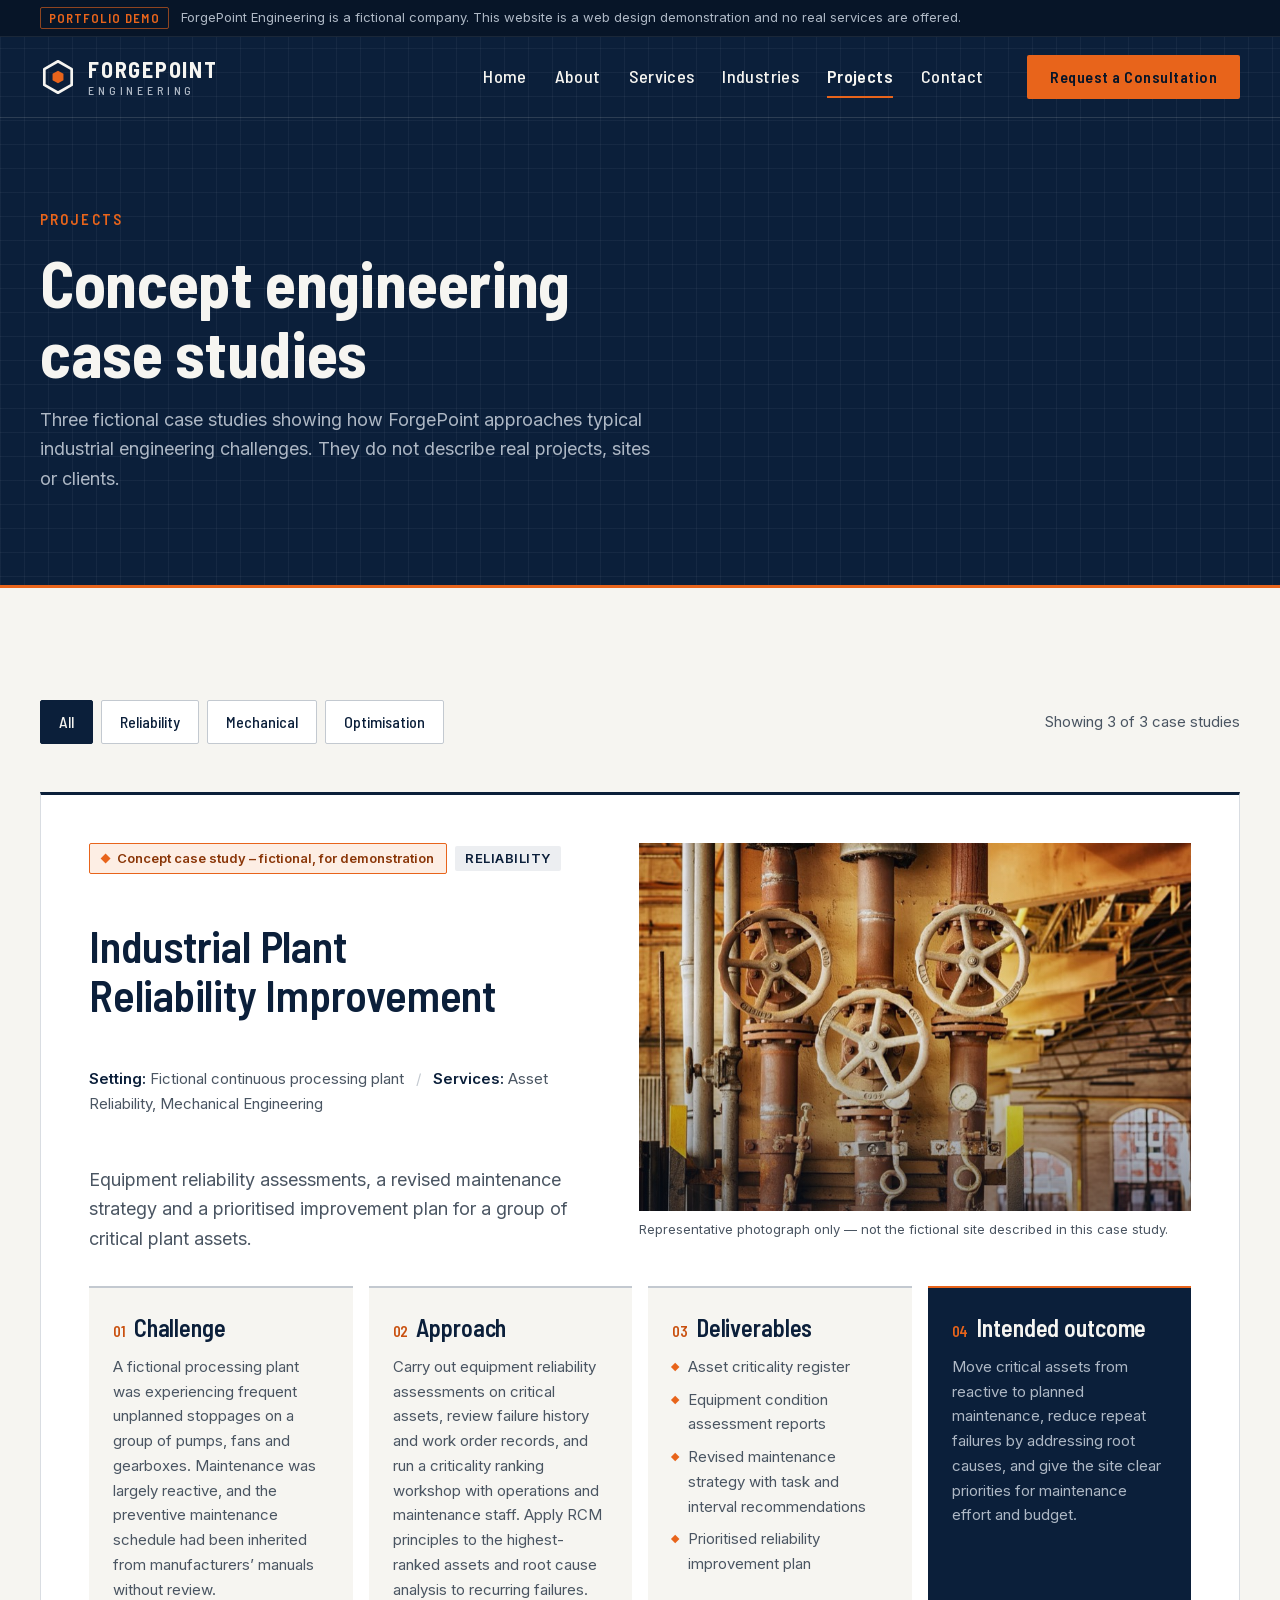
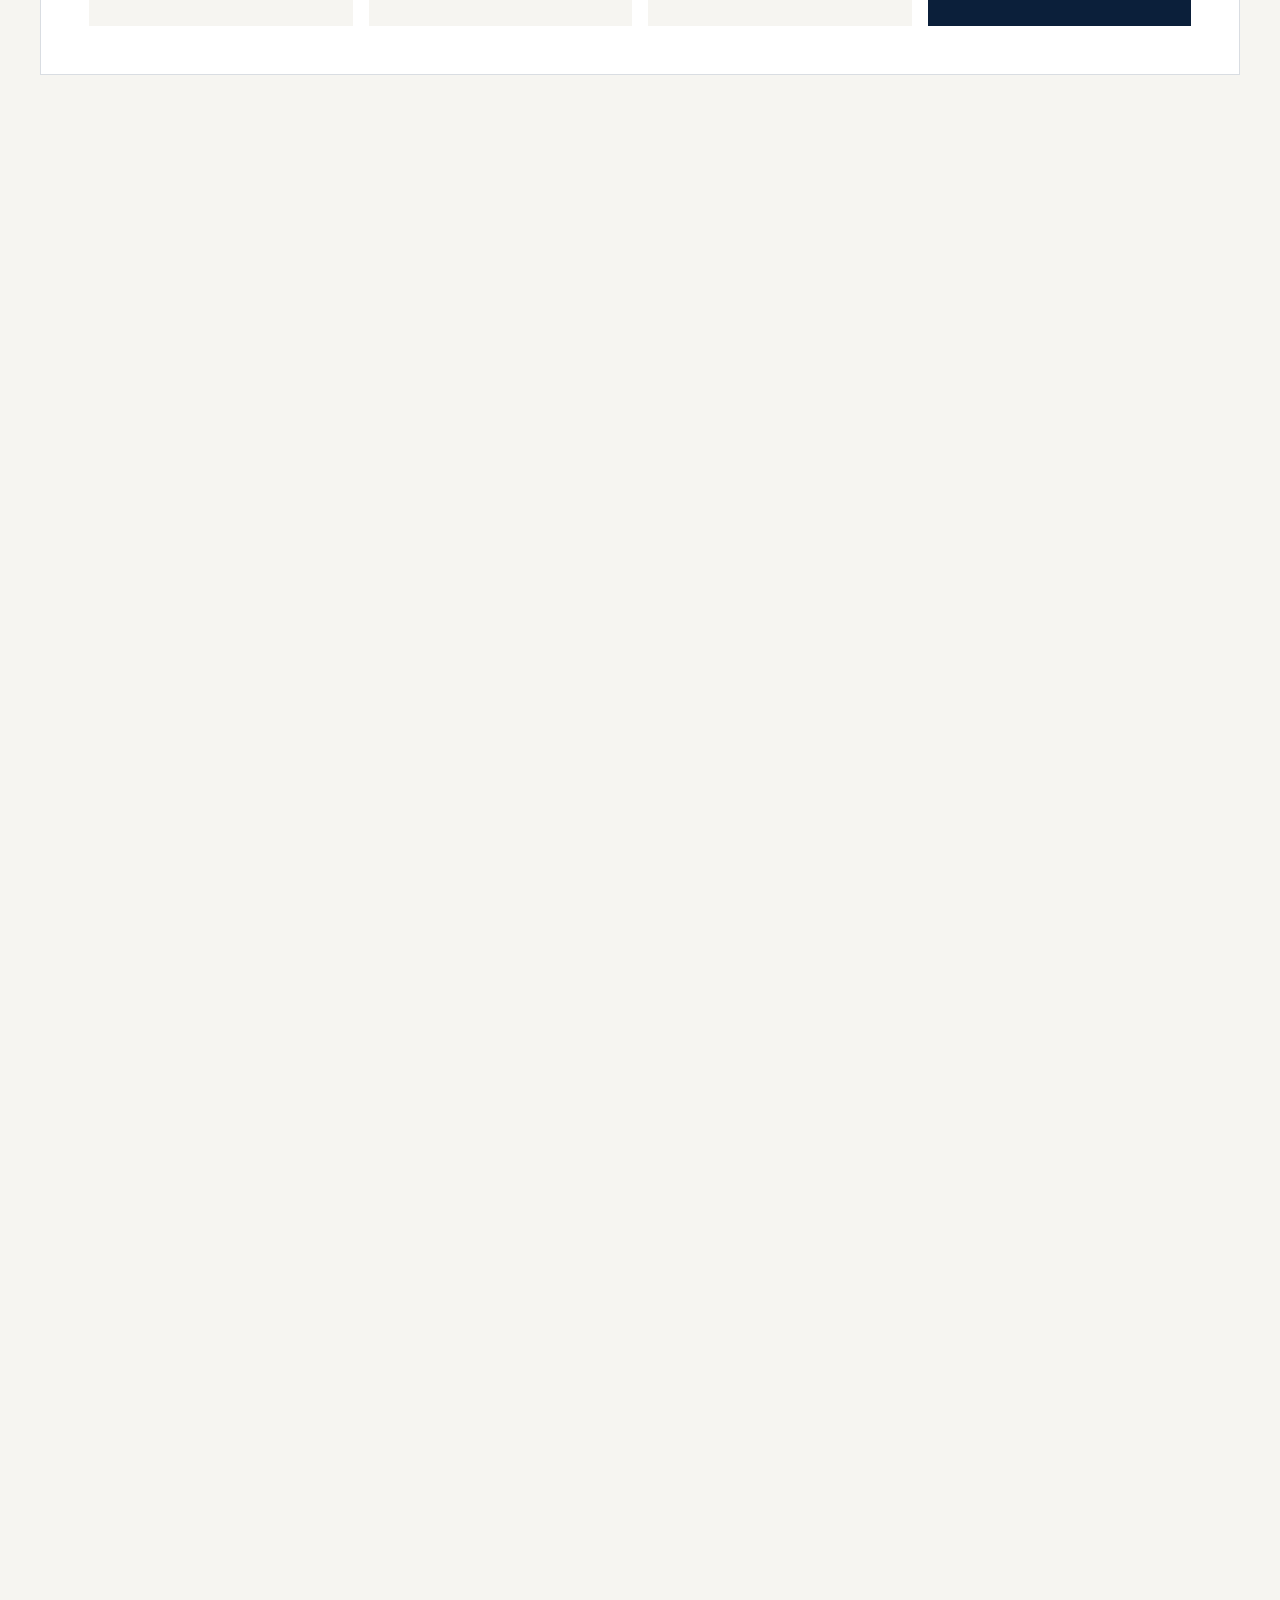
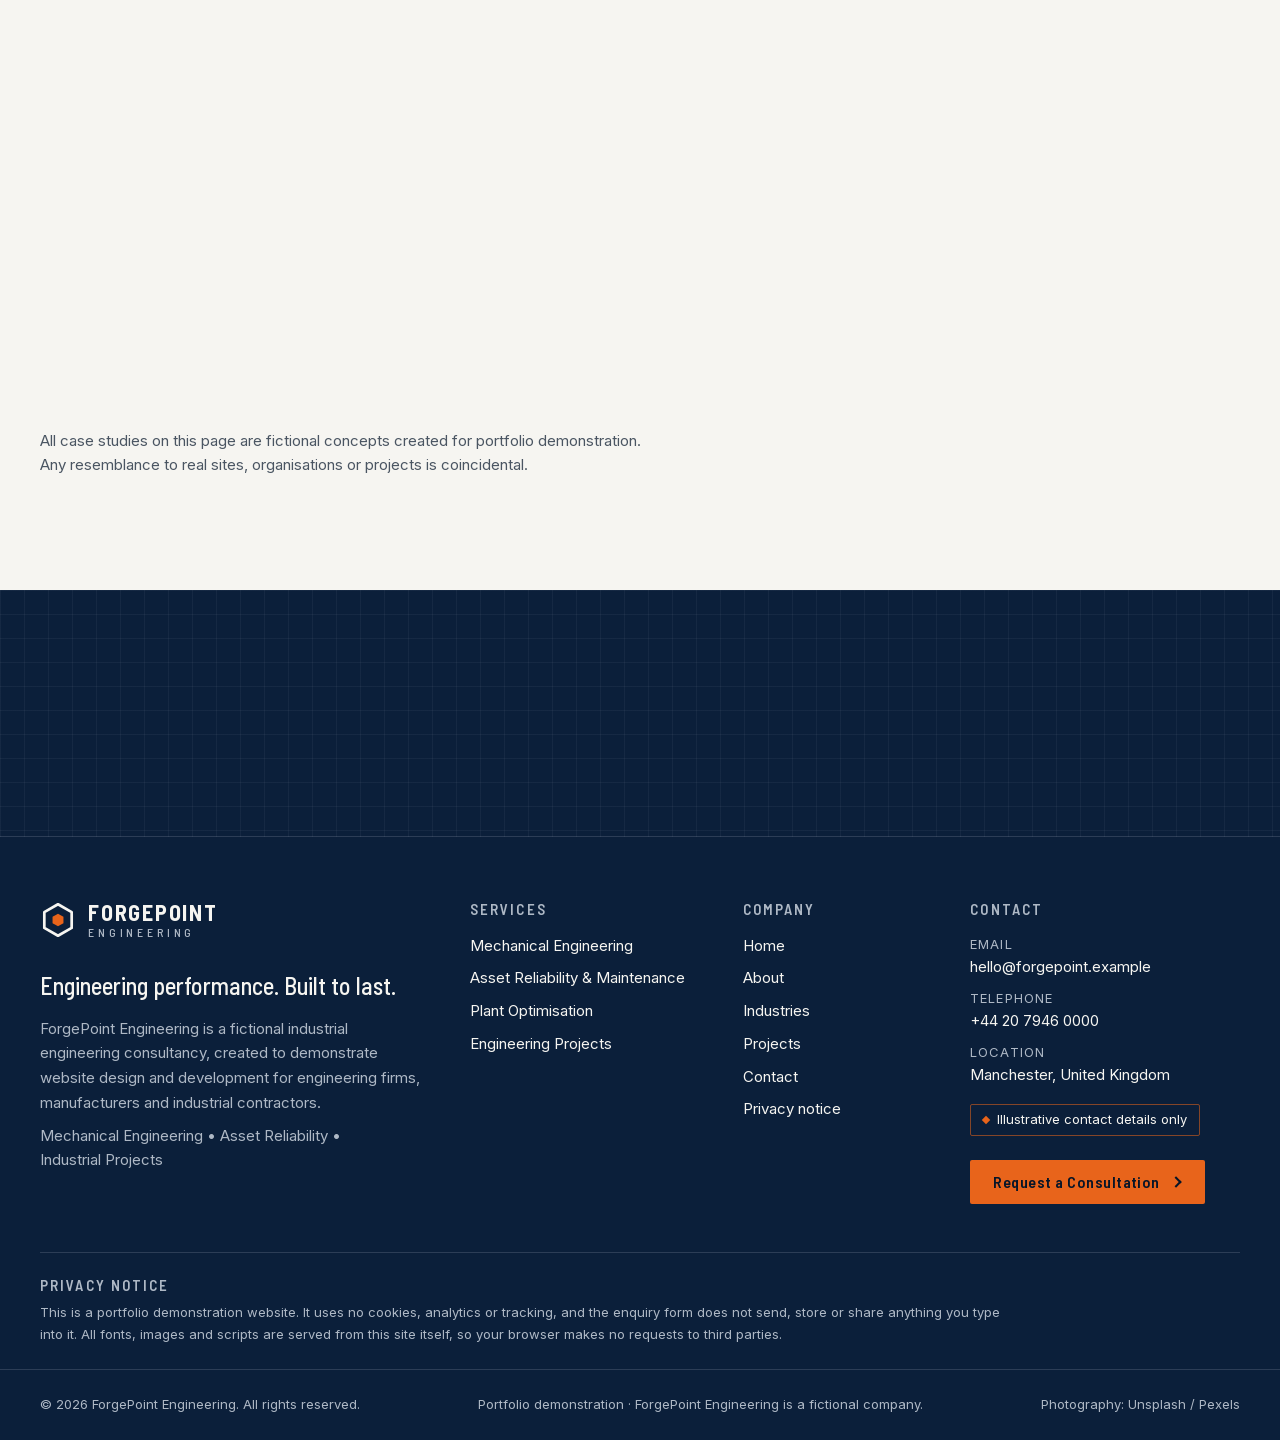
<file: projects.html>
<!doctype html>
<html lang="en-GB" class="no-js">
  <head>
    <meta charset="utf-8" />
    <meta name="viewport" content="width=device-width, initial-scale=1" />
    <meta http-equiv="Content-Security-Policy" content="default-src 'none'; script-src 'self' 'sha256-eTOJgkjUMR9tZ2EpyJgH2GtlrxRBMVJXAQkWKiuHspg='; style-src 'self'; img-src 'self' data:; font-src 'self'; connect-src 'none'; manifest-src 'self'; form-action 'none'; base-uri 'none'; object-src 'none'; upgrade-insecure-requests" />
    <meta name="referrer" content="strict-origin-when-cross-origin" />
    <title>Concept Case Studies | ForgePoint Engineering</title>
    <meta name="description" content="Three fictional concept case studies covering plant reliability, a conveyor upgrade and a production bottleneck study. Created for portfolio demonstration only." />
    <link rel="canonical" href="https://princessngoetjana.github.io/ForgePoint-Engineering/projects.html" />
    <meta name="theme-color" content="#0b1f3a" />
    <link rel="icon" href="assets/favicon.svg" type="image/svg+xml" />
    <link rel="icon" href="assets/favicon-32.png" sizes="32x32" type="image/png" />
    <link rel="apple-touch-icon" href="assets/apple-touch-icon.png" />

    <!-- Social sharing -->
    <meta property="og:type" content="website" />
    <meta property="og:site_name" content="ForgePoint Engineering (portfolio demo)" />
    <meta property="og:locale" content="en_GB" />
    <meta property="og:title" content="Concept Case Studies | ForgePoint Engineering" />
    <meta property="og:description" content="Three fictional concept case studies covering plant reliability, a conveyor upgrade and a production bottleneck study. Created for portfolio demonstration only." />
    <meta property="og:url" content="https://princessngoetjana.github.io/ForgePoint-Engineering/projects.html" />
    <meta property="og:image" content="https://princessngoetjana.github.io/ForgePoint-Engineering/assets/og-image.jpg" />
    <meta property="og:image:width" content="1200" />
    <meta property="og:image:height" content="630" />
    <meta property="og:image:alt" content="ForgePoint Engineering: Engineering Reliability. Delivering Performance." />
    <meta name="twitter:card" content="summary_large_image" />
    <meta name="twitter:title" content="Concept Case Studies | ForgePoint Engineering" />
    <meta name="twitter:description" content="Three fictional concept case studies covering plant reliability, a conveyor upgrade and a production bottleneck study. Created for portfolio demonstration only." />
    <meta name="twitter:image" content="https://princessngoetjana.github.io/ForgePoint-Engineering/assets/og-image.jpg" />

    <!-- Fonts are self-hosted: no third-party requests -->
    <link rel="preload" href="assets/fonts/barlow-semi-condensed-700.woff2" as="font" type="font/woff2" crossorigin />
    <link rel="preload" href="assets/fonts/inter-variable.woff2" as="font" type="font/woff2" crossorigin />
    <link rel="stylesheet" href="css/styles.css" />
    <script>document.documentElement.className = document.documentElement.className.replace("no-js", "js");</script>
    <script src="js/main.js" defer></script>
  </head>
  <body>
    <a class="skip-link" href="#main">Skip to main content</a>

    <!-- ==================== Site header ==================== -->
    <header class="site-header">
      <div class="demo-notice" role="note">
        <div class="container demo-notice__inner">
          <span class="demo-notice__label">Portfolio demo</span>
          <span class="demo-notice__text"><span class="demo-notice__long">ForgePoint Engineering is a fictional company. This website is a web design demonstration and no real services are offered.</span><span class="demo-notice__short">Fictional company<span class="demo-notice__extra"> &middot; no real services offered</span></span></span>
        </div>
      </div>
      <div class="container site-header__inner">
        <a class="logo" href="index.html" aria-label="ForgePoint Engineering — home">
            <svg class="logo__mark" viewBox="0 0 40 40" aria-hidden="true" focusable="false">
              <polygon class="logo__mark-outer" points="20,2.5 35.2,11.25 35.2,28.75 20,37.5 4.8,28.75 4.8,11.25" />
              <polygon class="logo__mark-inner" points="20,13 26.06,16.5 26.06,23.5 20,27 13.94,23.5 13.94,16.5" />
            </svg>
            <span class="logo__text" aria-hidden="true">
              <span class="logo__name">ForgePoint</span>
              <span class="logo__descriptor">Engineering</span>
            </span>
          </a>

        <button class="nav-toggle" type="button" aria-expanded="false" aria-controls="site-nav" aria-label="Open menu">
          <span class="nav-toggle__bar" aria-hidden="true"></span>
        </button>

        <nav class="site-nav" id="site-nav" aria-label="Primary">
          <ul class="site-nav__list">
            <li><a class="site-nav__link" href="index.html">Home</a></li>
            <li><a class="site-nav__link" href="about.html">About</a></li>
            <li><a class="site-nav__link" href="services.html">Services</a></li>
            <li><a class="site-nav__link" href="industries.html">Industries</a></li>
            <li><a class="site-nav__link" href="projects.html" aria-current="page">Projects</a></li>
            <li><a class="site-nav__link" href="contact.html">Contact</a></li>
          </ul>
          <a class="btn btn--primary btn--sm" href="contact.html#enquiry">Request a Consultation</a>
        </nav>
      </div>
    </header>

    <main id="main" class="site-main" tabindex="-1">
      <!-- ==================== Page hero ==================== -->
      <section class="page-hero" aria-labelledby="page-title">
        <div class="container stack">
          <p class="eyebrow">Projects</p>
          <h1 id="page-title" class="page-hero__title">Concept engineering case studies</h1>
          <p class="page-hero__lead">Three fictional case studies showing how ForgePoint approaches typical industrial engineering challenges. They do not describe real projects, sites or clients.</p>
        </div>
      </section>

      <section class="section" aria-label="Case studies">
        <div class="container stack stack--lg">

          <!-- Filters -->
          <div class="filter-bar">
            <div class="filter" role="group" aria-label="Filter case studies by type">
              <button class="filter__btn" type="button" data-filter="all" aria-pressed="true">All</button>
              <button class="filter__btn" type="button" data-filter="reliability" aria-pressed="false">Reliability</button>
              <button class="filter__btn" type="button" data-filter="mechanical" aria-pressed="false">Mechanical</button>
              <button class="filter__btn" type="button" data-filter="optimisation" aria-pressed="false">Optimisation</button>
            </div>
            <p class="filter__status" aria-live="polite">Showing 3 of 3 case studies</p>
          </div>

          <div class="case-list">

            <!-- ==================== Case study 1 ==================== -->
            <article class="case" id="plant-reliability" data-category="reliability" aria-labelledby="case-1-title">
              <div class="case__top">
                <header class="case__header stack">
                  <div class="cluster case__badges">
                    <span class="badge-concept">Concept case study &ndash; fictional, for demonstration</span>
                    <span class="tag tag--category">Reliability</span>
                  </div>
                  <h2 id="case-1-title" class="case__title">Industrial Plant Reliability Improvement</h2>
                  <p class="case__meta"><span>Setting:</span> Fictional continuous processing plant <span class="case__sep" aria-hidden="true">/</span> <span>Services:</span> Asset Reliability, Mechanical Engineering</p>
                  <p class="lead">Equipment reliability assessments, a revised maintenance strategy and a prioritised improvement plan for a group of critical plant assets.</p>
                </header>

                <figure class="case__figure">
                  <div class="case__photo"><img src="assets/images/pump-room-800.jpg" srcset="assets/images/pump-room-800.jpg 800w, assets/images/pump-room-1600.jpg 1600w" sizes="(min-width: 64em) 50vw, 100vw" width="800" height="533" loading="lazy" decoding="async" alt="Ageing valves and rust-coloured pipework in an industrial plant" /></div>
                  <figcaption>Representative photograph only &mdash; not the fictional site described in this case study.</figcaption>
                </figure>
              </div>

              <ol class="case-steps" role="list">
                <li class="case-step">
                  <h3 class="case-step__title"><span>01</span> Challenge</h3>
                  <p>A fictional processing plant was experiencing frequent unplanned stoppages on a group of pumps, fans and gearboxes. Maintenance was largely reactive, and the preventive maintenance schedule had been inherited from manufacturers&rsquo; manuals without review.</p>
                </li>
                <li class="case-step">
                  <h3 class="case-step__title"><span>02</span> Approach</h3>
                  <p>Carry out equipment reliability assessments on critical assets, review failure history and work order records, and run a criticality ranking workshop with operations and maintenance staff. Apply RCM principles to the highest-ranked assets and root cause analysis to recurring failures.</p>
                </li>
                <li class="case-step">
                  <h3 class="case-step__title"><span>03</span> Deliverables</h3>
                  <ul role="list">
                    <li>Asset criticality register</li>
                    <li>Equipment condition assessment reports</li>
                    <li>Revised maintenance strategy with task and interval recommendations</li>
                    <li>Prioritised reliability improvement plan</li>
                  </ul>
                </li>
                <li class="case-step case-step--outcome">
                  <h3 class="case-step__title"><span>04</span> Intended outcome</h3>
                  <p>Move critical assets from reactive to planned maintenance, reduce repeat failures by addressing root causes, and give the site clear priorities for maintenance effort and budget.</p>
                </li>
              </ol>
            </article>

            <!-- ==================== Case study 2 ==================== -->
            <article class="case" id="conveyor-upgrade" data-category="mechanical" aria-labelledby="case-2-title">
              <div class="case__top">
                <header class="case__header stack">
                  <div class="cluster case__badges">
                    <span class="badge-concept">Concept case study &ndash; fictional, for demonstration</span>
                    <span class="tag tag--category">Mechanical</span>
                  </div>
                  <h2 id="case-2-title" class="case__title">Conveyor System Upgrade at a Bulk Materials Site</h2>
                  <p class="case__meta"><span>Setting:</span> Fictional bulk materials handling site <span class="case__sep" aria-hidden="true">/</span> <span>Services:</span> Mechanical Engineering, Engineering Projects</p>
                  <p class="lead">Assessment and redesign of an inclined belt conveyor required to handle a heavier duty than it was originally designed for.</p>
                </header>

                <figure class="case__figure">
                  <div class="case__photo"><img src="assets/images/aggregate-conveyor-800.jpg" srcset="assets/images/aggregate-conveyor-800.jpg 800w, assets/images/aggregate-conveyor-1600.jpg 1600w" sizes="(min-width: 64em) 50vw, 100vw" width="800" height="533" loading="lazy" decoding="async" alt="Inclined belt conveyor discharging aggregate onto a stockpile at a quarry site" /></div>
                  <figcaption>Representative photograph only &mdash; not the fictional site described in this case study.</figcaption>
                </figure>
              </div>

              <ol class="case-steps" role="list">
                <li class="case-step">
                  <h3 class="case-step__title"><span>01</span> Challenge</h3>
                  <p>An inclined belt conveyor at a fictional bulk materials site was being asked to carry heavier material at a higher rate than its original design. The drive was running hot, the belt was tracking poorly and idlers were being replaced more often than expected.</p>
                </li>
                <li class="case-step">
                  <h3 class="case-step__title"><span>02</span> Approach</h3>
                  <p>Survey the conveyor on site and assess its condition, compare the original design basis with the new duty, and carry out belt tension and power calculations using recognised design methods. Evaluate options for the drive, idler spacing and take-up, and plan installation to fit a scheduled shutdown.</p>
                </li>
                <li class="case-step">
                  <h3 class="case-step__title"><span>03</span> Deliverables</h3>
                  <ul role="list">
                    <li>Conveyor condition survey</li>
                    <li>Design calculations and options report</li>
                    <li>Specification for the upgraded drive unit and idlers</li>
                    <li>Installation and commissioning plan</li>
                  </ul>
                </li>
                <li class="case-step case-step--outcome">
                  <h3 class="case-step__title"><span>04</span> Intended outcome</h3>
                  <p>A conveyor able to handle the revised duty with appropriate design margin, better belt tracking and less component wear, with the upgrade completed within a planned shutdown window.</p>
                </li>
              </ol>
            </article>

            <!-- ==================== Case study 3 ==================== -->
            <article class="case" id="bottleneck-study" data-category="optimisation" aria-labelledby="case-3-title">
              <div class="case__top">
                <header class="case__header stack">
                  <div class="cluster case__badges">
                    <span class="badge-concept">Concept case study &ndash; fictional, for demonstration</span>
                    <span class="tag tag--category">Optimisation</span>
                  </div>
                  <h2 id="case-3-title" class="case__title">Process Line Bottleneck Study at a Manufacturing Plant</h2>
                  <p class="case__meta"><span>Setting:</span> Fictional manufacturing plant <span class="case__sep" aria-hidden="true">/</span> <span>Services:</span> Plant Optimisation</p>
                  <p class="lead">A station-by-station study to find out why a production line was falling short of its planned output.</p>
                </header>

                <figure class="case__figure">
                  <div class="case__photo"><img src="assets/images/production-line-800.jpg" srcset="assets/images/production-line-800.jpg 800w, assets/images/production-line-1600.jpg 1600w" sizes="(min-width: 64em) 50vw, 100vw" width="800" height="533" loading="lazy" decoding="async" alt="Bottled water moving along an automated conveyor line in a factory" /></div>
                  <figcaption>Representative photograph only &mdash; not the fictional site described in this case study.</figcaption>
                </figure>
              </div>

              <ol class="case-steps" role="list">
                <li class="case-step">
                  <h3 class="case-step__title"><span>01</span> Challenge</h3>
                  <p>A production line at a fictional manufacturing plant was consistently falling short of planned output, even though each machine was rated above the line&rsquo;s required rate. It was not clear where or why time was being lost.</p>
                </li>
                <li class="case-step">
                  <h3 class="case-step__title"><span>02</span> Approach</h3>
                  <p>Map the process flow and material movement, collect cycle time and stoppage data at each station, and observe changeovers and minor stops on the shop floor. Use the findings to identify the true constraint and develop improvement options with the engineering and operations teams.</p>
                </li>
                <li class="case-step">
                  <h3 class="case-step__title"><span>03</span> Deliverables</h3>
                  <ul role="list">
                    <li>Process flow map and station-by-station analysis</li>
                    <li>Bottleneck identification report</li>
                    <li>Prioritised improvement options with outline implementation effort</li>
                    <li>Continuous improvement action plan</li>
                  </ul>
                </li>
                <li class="case-step case-step--outcome">
                  <h3 class="case-step__title"><span>04</span> Intended outcome</h3>
                  <p>A shared understanding of what really limits the line, targeted improvements to bring output closer to plan, and a simple framework for monitoring line performance over time.</p>
                </li>
              </ol>
            </article>
          </div>

          <p class="disclaimer">All case studies on this page are fictional concepts created for portfolio demonstration. Any resemblance to real sites, organisations or projects is coincidental.</p>
        </div>
      </section>

      <!-- ==================== CTA band ==================== -->
      <section class="cta-band" aria-labelledby="cta-title">
        <div class="container cta-band__inner">
          <div class="stack stack--sm">
            <h2 id="cta-title" class="cta-band__title">Let&rsquo;s Engineer What&rsquo;s Next.</h2>
            <p class="cta-band__text">Discuss your engineering challenges with our team.</p>
          </div>
          <a class="btn btn--primary btn--arrow" href="contact.html#enquiry">Request a Consultation</a>
        </div>
      </section>
    </main>

    <!-- ==================== Site footer ==================== -->
    <footer class="site-footer">
      <div class="container site-footer__main">
        <div class="site-footer__brand">
          <a class="logo" href="index.html" aria-label="ForgePoint Engineering — home">
            <svg class="logo__mark" viewBox="0 0 40 40" aria-hidden="true" focusable="false">
              <polygon class="logo__mark-outer" points="20,2.5 35.2,11.25 35.2,28.75 20,37.5 4.8,28.75 4.8,11.25" />
              <polygon class="logo__mark-inner" points="20,13 26.06,16.5 26.06,23.5 20,27 13.94,23.5 13.94,16.5" />
            </svg>
            <span class="logo__text" aria-hidden="true">
              <span class="logo__name">ForgePoint</span>
              <span class="logo__descriptor">Engineering</span>
            </span>
          </a>
          <p class="site-footer__tagline">Engineering performance. Built&nbsp;to&nbsp;last.</p>
          <p class="site-footer__about">ForgePoint Engineering is a fictional industrial engineering consultancy, created to demonstrate website design and development for engineering firms, manufacturers and industrial contractors.</p>
          <p class="site-footer__subline">Mechanical Engineering &bull; Asset Reliability &bull; Industrial Projects</p>
        </div>

        <nav class="site-footer__col" aria-label="Services">
          <h2 class="site-footer__heading">Services</h2>
          <ul class="site-footer__links">
            <li><a href="services.html#mechanical-engineering">Mechanical Engineering</a></li>
            <li><a href="services.html#asset-reliability">Asset Reliability &amp; Maintenance</a></li>
            <li><a href="services.html#plant-optimisation">Plant Optimisation</a></li>
            <li><a href="services.html#engineering-projects">Engineering Projects</a></li>
          </ul>
        </nav>

        <nav class="site-footer__col" aria-label="Footer">
          <h2 class="site-footer__heading">Company</h2>
          <ul class="site-footer__links">
            <li><a href="index.html">Home</a></li>
            <li><a href="about.html">About</a></li>
            <li><a href="industries.html">Industries</a></li>
            <li><a href="projects.html">Projects</a></li>
            <li><a href="contact.html">Contact</a></li>
            <li><a href="#privacy">Privacy notice</a></li>
          </ul>
        </nav>

        <div class="site-footer__col">
          <h2 class="site-footer__heading">Contact</h2>
          <address class="site-footer__contact">
            <dl class="stack stack--sm">
              <div>
                <dt>Email</dt>
                <dd><a href="mailto:hello@forgepoint.example">hello@forgepoint.example</a></dd>
              </div>
              <div>
                <dt>Telephone</dt>
                <dd><a href="tel:+442079460000">+44 20 7946 0000</a></dd>
              </div>
              <div>
                <dt>Location</dt>
                <dd>Manchester, United Kingdom</dd>
              </div>
            </dl>
          </address>
          <p class="site-footer__notice">Illustrative contact details only</p>
          <a class="btn btn--primary btn--sm btn--arrow site-footer__cta" href="contact.html#enquiry">Request a Consultation</a>
        </div>
      </div>

      <div class="container">
        <section class="site-footer__privacy" id="privacy" aria-labelledby="privacy-title">
          <h2 class="site-footer__heading" id="privacy-title">Privacy notice</h2>
          <p>This is a portfolio demonstration website. It uses no cookies, analytics or tracking, and the enquiry form does not send, store or share anything you type into it. All fonts, images and scripts are served from this site itself, so your browser makes no requests to third parties.</p>
        </section>
      </div>

      <div class="site-footer__bottom">
        <div class="container site-footer__bottom-inner">
          <p>&copy; <span data-year>2026</span> ForgePoint Engineering. All rights reserved.</p>
          <p>Portfolio demonstration &middot; ForgePoint Engineering is a fictional company.</p>
          <p>Photography: Unsplash / Pexels</p>
        </div>
      </div>
    </footer>
  </body>
</html>
</file>
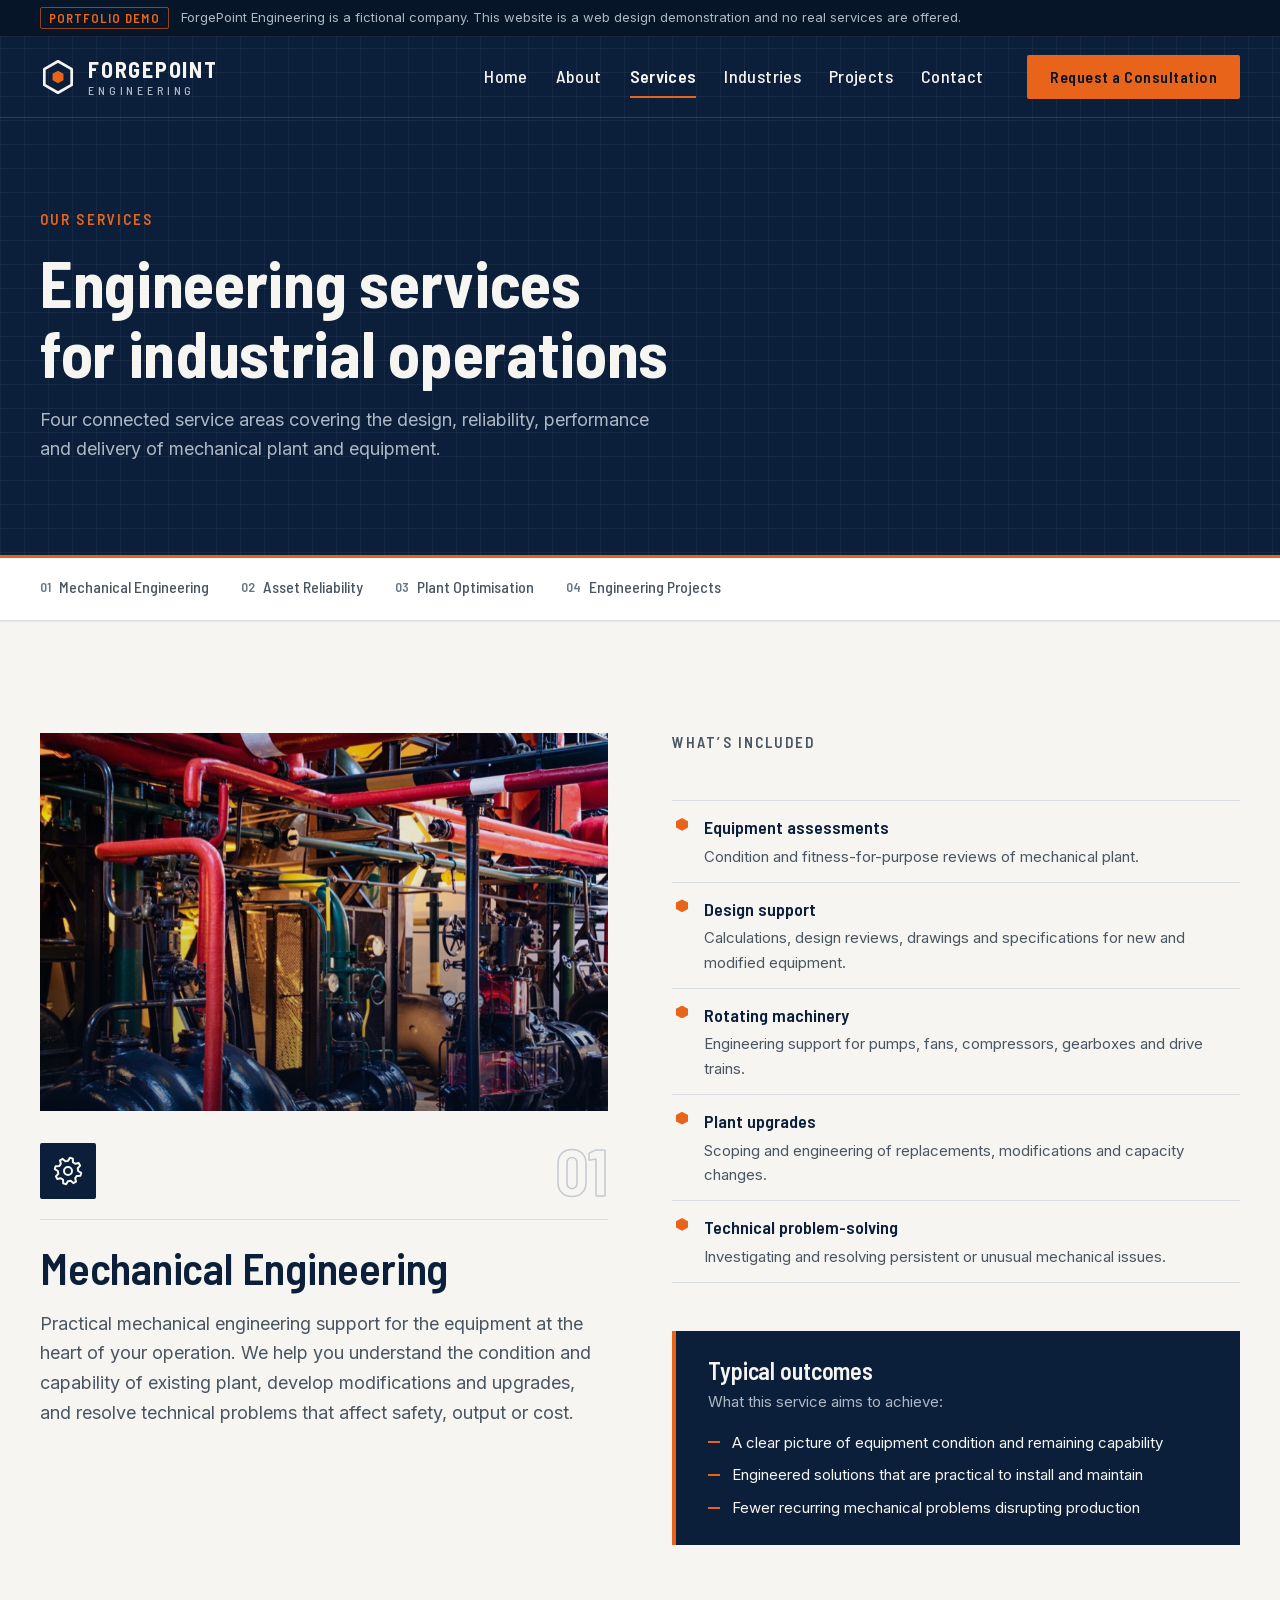
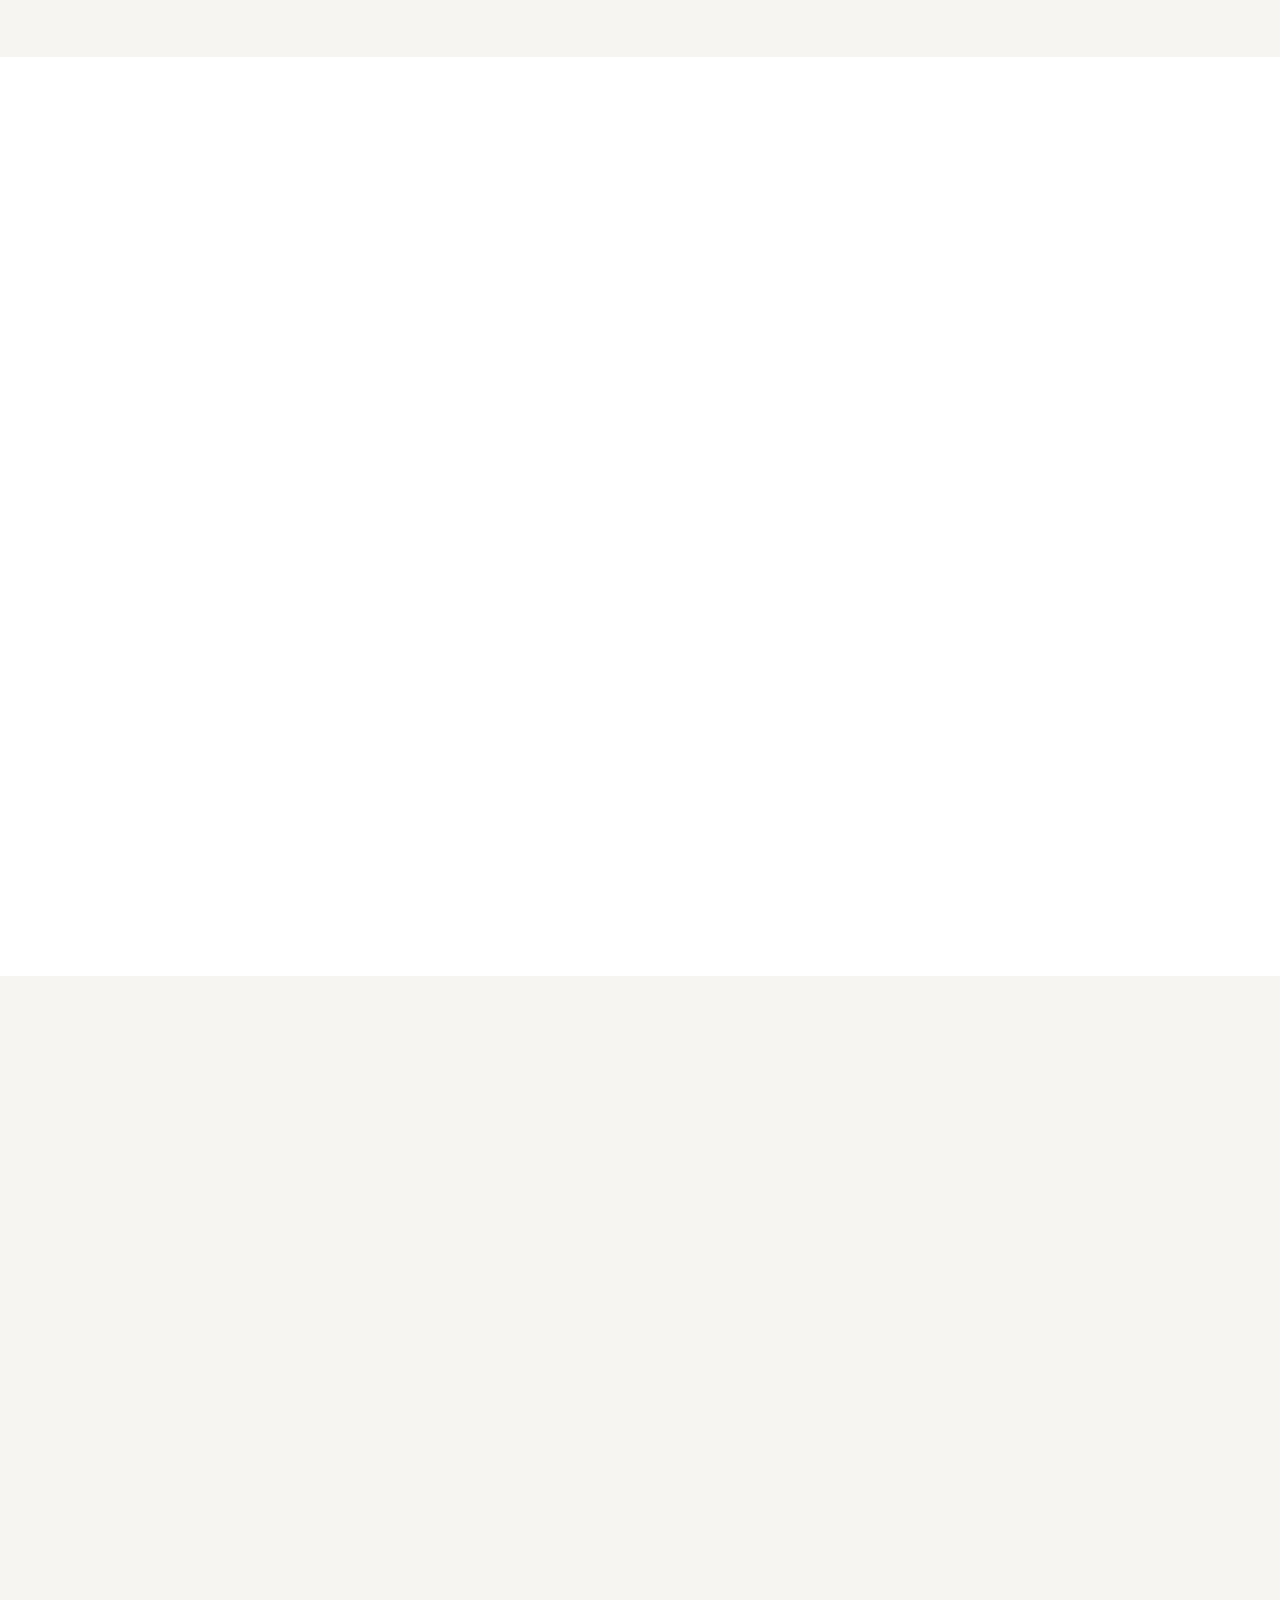
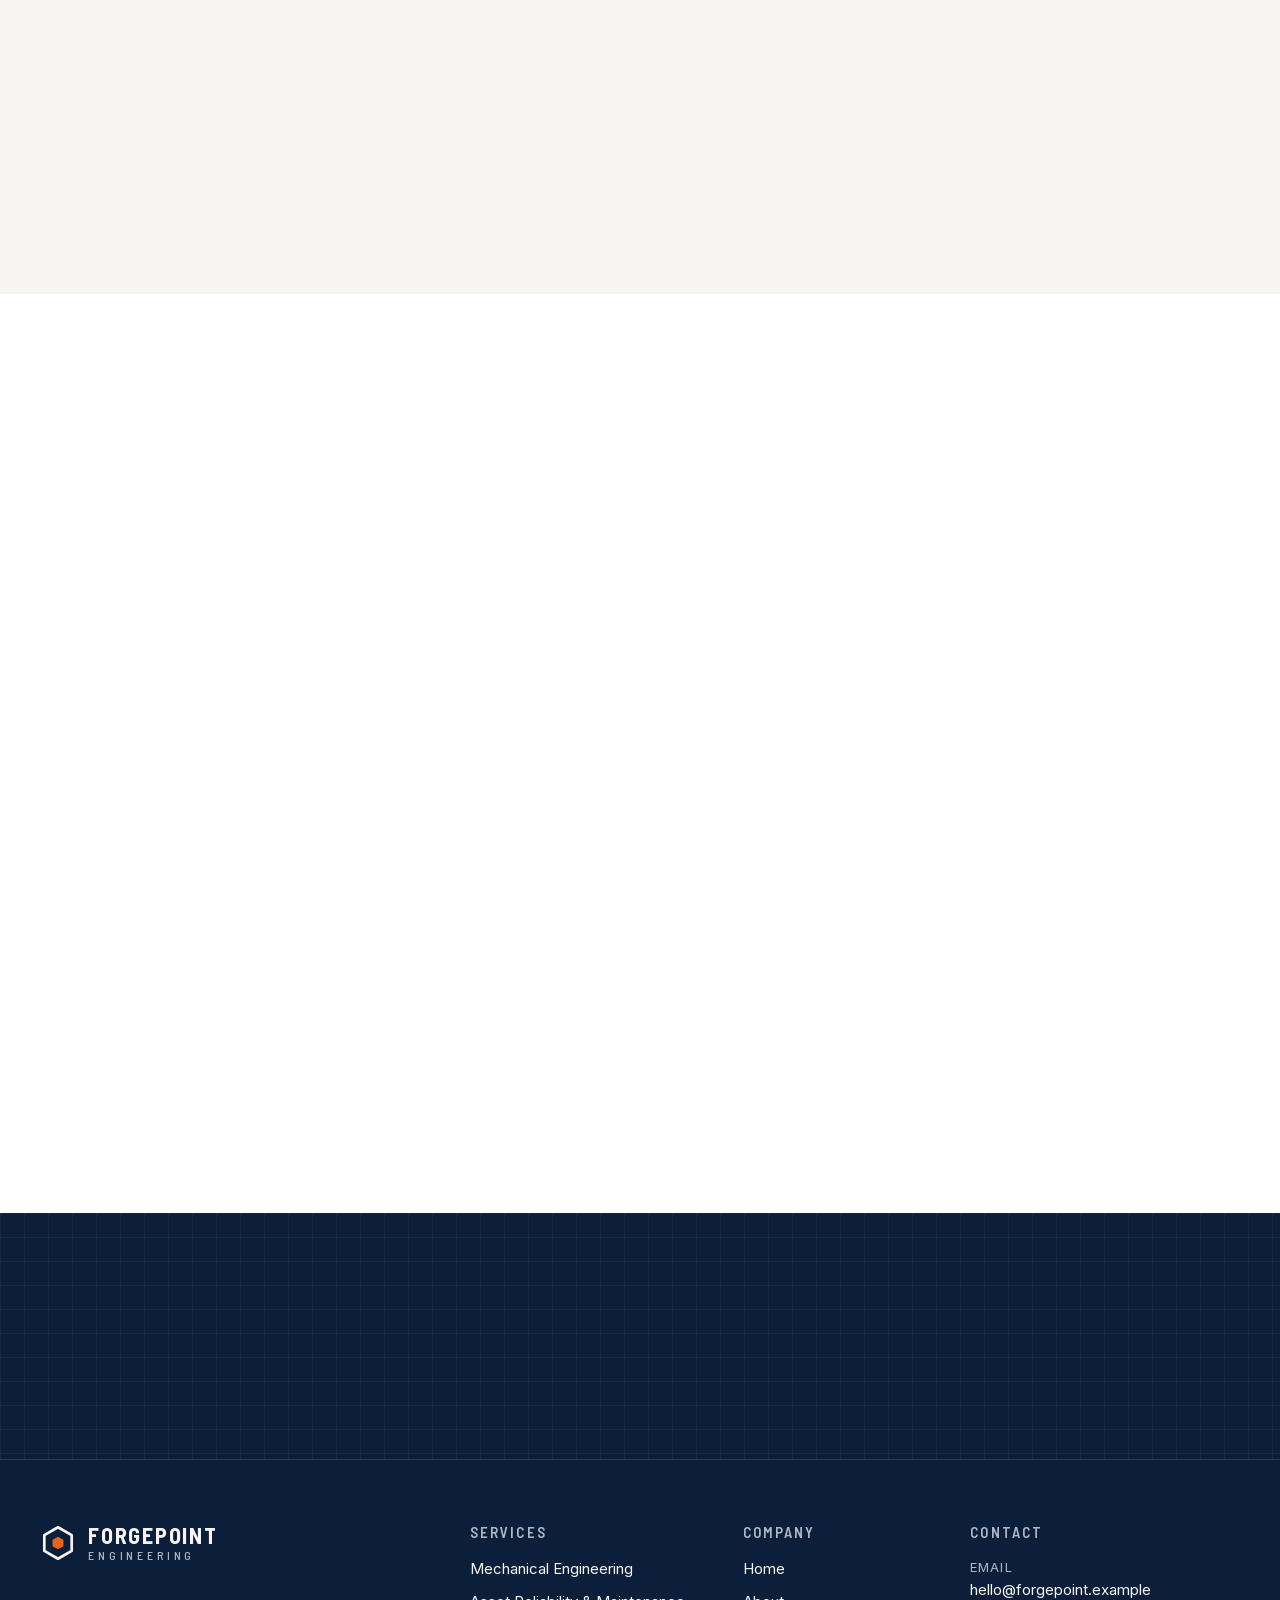
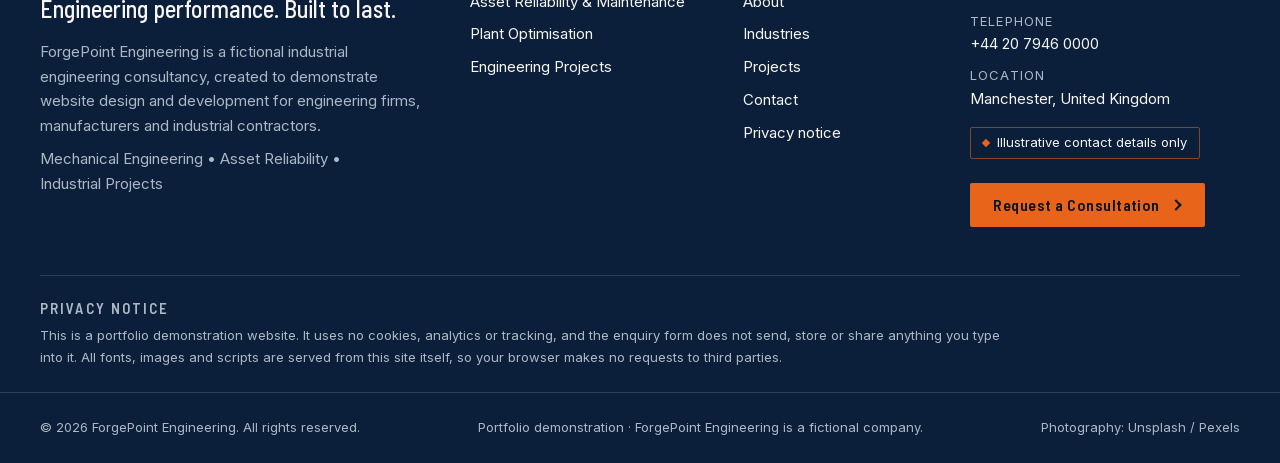
<file: services.html>
<!doctype html>
<html lang="en-GB" class="no-js">
  <head>
    <meta charset="utf-8" />
    <meta name="viewport" content="width=device-width, initial-scale=1" />
    <meta http-equiv="Content-Security-Policy" content="default-src 'none'; script-src 'self' 'sha256-eTOJgkjUMR9tZ2EpyJgH2GtlrxRBMVJXAQkWKiuHspg='; style-src 'self'; img-src 'self' data:; font-src 'self'; connect-src 'none'; manifest-src 'self'; form-action 'none'; base-uri 'none'; object-src 'none'; upgrade-insecure-requests" />
    <meta name="referrer" content="strict-origin-when-cross-origin" />
    <title>Engineering Services | ForgePoint Engineering</title>
    <meta name="description" content="Mechanical engineering, asset reliability and maintenance, plant optimisation and engineering project support, explained in detail. Portfolio demonstration site." />
    <link rel="canonical" href="https://princessngoetjana.github.io/ForgePoint-Engineering/services.html" />
    <meta name="theme-color" content="#0b1f3a" />
    <link rel="icon" href="assets/favicon.svg" type="image/svg+xml" />
    <link rel="icon" href="assets/favicon-32.png" sizes="32x32" type="image/png" />
    <link rel="apple-touch-icon" href="assets/apple-touch-icon.png" />

    <!-- Social sharing -->
    <meta property="og:type" content="website" />
    <meta property="og:site_name" content="ForgePoint Engineering (portfolio demo)" />
    <meta property="og:locale" content="en_GB" />
    <meta property="og:title" content="Engineering Services | ForgePoint Engineering" />
    <meta property="og:description" content="Mechanical engineering, asset reliability and maintenance, plant optimisation and engineering project support, explained in detail. Portfolio demonstration site." />
    <meta property="og:url" content="https://princessngoetjana.github.io/ForgePoint-Engineering/services.html" />
    <meta property="og:image" content="https://princessngoetjana.github.io/ForgePoint-Engineering/assets/og-image.jpg" />
    <meta property="og:image:width" content="1200" />
    <meta property="og:image:height" content="630" />
    <meta property="og:image:alt" content="ForgePoint Engineering: Engineering Reliability. Delivering Performance." />
    <meta name="twitter:card" content="summary_large_image" />
    <meta name="twitter:title" content="Engineering Services | ForgePoint Engineering" />
    <meta name="twitter:description" content="Mechanical engineering, asset reliability and maintenance, plant optimisation and engineering project support, explained in detail. Portfolio demonstration site." />
    <meta name="twitter:image" content="https://princessngoetjana.github.io/ForgePoint-Engineering/assets/og-image.jpg" />

    <!-- Fonts are self-hosted: no third-party requests -->
    <link rel="preload" href="assets/fonts/barlow-semi-condensed-700.woff2" as="font" type="font/woff2" crossorigin />
    <link rel="preload" href="assets/fonts/inter-variable.woff2" as="font" type="font/woff2" crossorigin />
    <link rel="stylesheet" href="css/styles.css" />
    <script>document.documentElement.className = document.documentElement.className.replace("no-js", "js");</script>
    <script src="js/main.js" defer></script>
  </head>
  <body>
    <a class="skip-link" href="#main">Skip to main content</a>

    <!-- ==================== Site header ==================== -->
    <header class="site-header">
      <div class="demo-notice" role="note">
        <div class="container demo-notice__inner">
          <span class="demo-notice__label">Portfolio demo</span>
          <span class="demo-notice__text"><span class="demo-notice__long">ForgePoint Engineering is a fictional company. This website is a web design demonstration and no real services are offered.</span><span class="demo-notice__short">Fictional company<span class="demo-notice__extra"> &middot; no real services offered</span></span></span>
        </div>
      </div>
      <div class="container site-header__inner">
        <a class="logo" href="index.html" aria-label="ForgePoint Engineering — home">
            <svg class="logo__mark" viewBox="0 0 40 40" aria-hidden="true" focusable="false">
              <polygon class="logo__mark-outer" points="20,2.5 35.2,11.25 35.2,28.75 20,37.5 4.8,28.75 4.8,11.25" />
              <polygon class="logo__mark-inner" points="20,13 26.06,16.5 26.06,23.5 20,27 13.94,23.5 13.94,16.5" />
            </svg>
            <span class="logo__text" aria-hidden="true">
              <span class="logo__name">ForgePoint</span>
              <span class="logo__descriptor">Engineering</span>
            </span>
          </a>

        <button class="nav-toggle" type="button" aria-expanded="false" aria-controls="site-nav" aria-label="Open menu">
          <span class="nav-toggle__bar" aria-hidden="true"></span>
        </button>

        <nav class="site-nav" id="site-nav" aria-label="Primary">
          <ul class="site-nav__list">
            <li><a class="site-nav__link" href="index.html">Home</a></li>
            <li><a class="site-nav__link" href="about.html">About</a></li>
            <li><a class="site-nav__link" href="services.html" aria-current="page">Services</a></li>
            <li><a class="site-nav__link" href="industries.html">Industries</a></li>
            <li><a class="site-nav__link" href="projects.html">Projects</a></li>
            <li><a class="site-nav__link" href="contact.html">Contact</a></li>
          </ul>
          <a class="btn btn--primary btn--sm" href="contact.html#enquiry">Request a Consultation</a>
        </nav>
      </div>
    </header>

    <main id="main" class="site-main" tabindex="-1">
      <!-- ==================== Page hero ==================== -->
      <section class="page-hero" aria-labelledby="page-title">
        <div class="container stack">
          <p class="eyebrow">Our services</p>
          <h1 id="page-title" class="page-hero__title">Engineering services for industrial operations</h1>
          <p class="page-hero__lead">Four connected service areas covering the design, reliability, performance and delivery of mechanical plant and equipment.</p>
        </div>
      </section>

      <!-- ==================== Sticky sub-navigation ==================== -->
      <nav class="subnav" aria-label="Services">
        <div class="container">
          <ul class="subnav__list" role="list">
            <li><a class="subnav__link" href="#mechanical-engineering"><span class="subnav__num">01</span> Mechanical Engineering</a></li>
            <li><a class="subnav__link" href="#asset-reliability"><span class="subnav__num">02</span> Asset Reliability</a></li>
            <li><a class="subnav__link" href="#plant-optimisation"><span class="subnav__num">03</span> Plant Optimisation</a></li>
            <li><a class="subnav__link" href="#engineering-projects"><span class="subnav__num">04</span> Engineering Projects</a></li>
          </ul>
        </div>
      </nav>

      <!-- ==================== 01 Mechanical Engineering ==================== -->
      <section class="service section" id="mechanical-engineering" aria-labelledby="svc-1-title">
        <div class="container service__inner">
          <div class="service__intro stack">
            <figure class="service__media"><img src="assets/images/rotating-machinery-800.jpg" srcset="assets/images/rotating-machinery-800.jpg 800w, assets/images/rotating-machinery-1600.jpg 1600w" sizes="(min-width: 56em) 45vw, 100vw" width="800" height="533" loading="lazy" decoding="async" alt="Centrifugal pumps and colour-coded pipework in an industrial plant room" /></figure>
            <div class="service__heading">
              <svg class="service__icon" viewBox="0 0 24 24" aria-hidden="true" focusable="false">
                <path d="M19.6 12.0 L21.9 13.4 L21.3 15.6 L18.6 15.7 L17.4 17.4 L18.0 20.0 L16.0 21.1 L14.1 19.3 L12.0 19.6 L10.6 21.9 L8.4 21.3 L8.3 18.6 L6.6 17.4 L4.0 18.0 L2.9 16.0 L4.7 14.1 L4.4 12.0 L2.1 10.6 L2.7 8.4 L5.4 8.3 L6.6 6.6 L6.0 4.0 L8.0 2.9 L9.9 4.7 L12.0 4.4 L13.4 2.1 L15.6 2.7 L15.7 5.4 L17.4 6.6 L20.0 6.0 L21.1 8.0 L19.3 9.9 Z" />
                <circle cx="12" cy="12" r="3" />
              </svg>
              <span class="service__num">01</span>
            </div>
            <h2 id="svc-1-title">Mechanical Engineering</h2>
            <p class="lead">Practical mechanical engineering support for the equipment at the heart of your operation. We help you understand the condition and capability of existing plant, develop modifications and upgrades, and resolve technical problems that affect safety, output or cost.</p>
          </div>

          <div class="service__detail stack stack--lg">
            <div class="stack">
              <h3 class="service__subtitle">What&rsquo;s included</h3>
              <ul class="check-list check-list--compact" role="list">
                <li><strong>Equipment assessments</strong> Condition and fitness-for-purpose reviews of mechanical plant.</li>
                <li><strong>Design support</strong> Calculations, design reviews, drawings and specifications for new and modified equipment.</li>
                <li><strong>Rotating machinery</strong> Engineering support for pumps, fans, compressors, gearboxes and drive trains.</li>
                <li><strong>Plant upgrades</strong> Scoping and engineering of replacements, modifications and capacity changes.</li>
                <li><strong>Technical problem-solving</strong> Investigating and resolving persistent or unusual mechanical issues.</li>
              </ul>
            </div>
            <aside class="outcomes" aria-label="Typical outcomes for Mechanical Engineering">
              <h3 class="outcomes__title">Typical outcomes</h3>
              <p class="outcomes__note">What this service aims to achieve:</p>
              <ul role="list">
                <li>A clear picture of equipment condition and remaining capability</li>
                <li>Engineered solutions that are practical to install and maintain</li>
                <li>Fewer recurring mechanical problems disrupting production</li>
              </ul>
            </aside>
          </div>
        </div>
      </section>

      <!-- ==================== 02 Asset Reliability ==================== -->
      <section class="service section section--surface" id="asset-reliability" aria-labelledby="svc-2-title">
        <div class="container service__inner">
          <div class="service__intro stack">
            <figure class="service__media"><img src="assets/images/maintenance-technician-800.jpg" srcset="assets/images/maintenance-technician-800.jpg 800w, assets/images/maintenance-technician-1600.jpg 1600w" sizes="(min-width: 56em) 45vw, 100vw" width="800" height="533" loading="lazy" decoding="async" alt="Technician in protective gloves working on industrial equipment beside its control panel" /></figure>
            <div class="service__heading">
              <svg class="service__icon" viewBox="0 0 24 24" aria-hidden="true" focusable="false">
                <path d="M12 2.5 4 5.5v6c0 5 3.4 8.6 8 10 4.6-1.4 8-5 8-10v-6Z" />
                <path d="M7 12.5h2.5l1.5-3 2 6 1.5-3H17" />
              </svg>
              <span class="service__num">02</span>
            </div>
            <h2 id="svc-2-title">Asset Reliability &amp; Maintenance</h2>
            <p class="lead">Structured reliability engineering that helps maintenance teams focus effort where it matters most. We use recognised methods to understand how assets fail, why they fail and which maintenance activities genuinely reduce risk.</p>
          </div>

          <div class="service__detail stack stack--lg">
            <div class="stack">
              <h3 class="service__subtitle">What&rsquo;s included</h3>
              <ul class="check-list check-list--compact" role="list">
                <li><strong>Reliability-centred maintenance (RCM)</strong> Systematic review of functions, failure modes and the most appropriate maintenance tasks.</li>
                <li><strong>Failure analysis (RCA)</strong> Root cause analysis of equipment failures, with clear corrective actions.</li>
                <li><strong>Preventive maintenance optimisation</strong> Reviewing task content and intervals to remove waste and close gaps.</li>
                <li><strong>Asset lifecycle planning</strong> Planning for refurbishment, replacement and long-term asset care.</li>
              </ul>
            </div>
            <aside class="outcomes" aria-label="Typical outcomes for Asset Reliability and Maintenance">
              <h3 class="outcomes__title">Typical outcomes</h3>
              <p class="outcomes__note">What this service aims to achieve:</p>
              <ul role="list">
                <li>Maintenance plans based on how equipment actually fails</li>
                <li>Fewer repeat failures through addressing root causes</li>
                <li>Better-informed decisions on repair, refurbishment or replacement</li>
              </ul>
            </aside>
          </div>
        </div>
      </section>

      <!-- ==================== 03 Plant Optimisation ==================== -->
      <section class="service section" id="plant-optimisation" aria-labelledby="svc-3-title">
        <div class="container service__inner">
          <div class="service__intro stack">
            <figure class="service__media"><img src="assets/images/production-control-800.jpg" srcset="assets/images/production-control-800.jpg 800w, assets/images/production-control-1600.jpg 1600w" sizes="(min-width: 56em) 45vw, 100vw" width="800" height="533" loading="lazy" decoding="async" alt="Row of industrial production presses on a clean factory floor" /></figure>
            <div class="service__heading">
              <svg class="service__icon" viewBox="0 0 24 24" aria-hidden="true" focusable="false">
                <path d="M3.5 16a8.5 8.5 0 1 1 17 0" />
                <path d="M12 16l4.5-5" />
                <circle cx="12" cy="16" r="1.5" />
                <path d="M3 20h18" />
              </svg>
              <span class="service__num">03</span>
            </div>
            <h2 id="svc-3-title">Plant Optimisation</h2>
            <p class="lead">Engineering-led reviews of how your plant performs as a system. We look for the constraints that limit output, the causes of lost availability and the practical improvements that can make day-to-day operation more efficient.</p>
          </div>

          <div class="service__detail stack stack--lg">
            <div class="stack">
              <h3 class="service__subtitle">What&rsquo;s included</h3>
              <ul class="check-list check-list--compact" role="list">
                <li><strong>Production bottleneck analysis</strong> Identifying the equipment and processes that constrain throughput.</li>
                <li><strong>Equipment availability</strong> Understanding downtime and the factors that reduce availability.</li>
                <li><strong>Continuous improvement</strong> Supporting structured improvement activity with engineering input.</li>
                <li><strong>Operational efficiency</strong> Reviewing energy use, operating practices and equipment performance.</li>
              </ul>
            </div>
            <aside class="outcomes" aria-label="Typical outcomes for Plant Optimisation">
              <h3 class="outcomes__title">Typical outcomes</h3>
              <p class="outcomes__note">What this service aims to achieve:</p>
              <ul role="list">
                <li>A shared, evidence-based view of what limits plant performance</li>
                <li>A prioritised list of practical improvement opportunities</li>
                <li>More consistent and efficient day-to-day operation</li>
              </ul>
            </aside>
          </div>
        </div>
      </section>

      <!-- ==================== 04 Engineering Projects ==================== -->
      <section class="service section section--surface" id="engineering-projects" aria-labelledby="svc-4-title">
        <div class="container service__inner">
          <div class="service__intro stack">
            <figure class="service__media"><img src="assets/images/industrial-installation-800.jpg" srcset="assets/images/industrial-installation-800.jpg 800w, assets/images/industrial-installation-1600.jpg 1600w" sizes="(min-width: 56em) 45vw, 100vw" width="800" height="533" loading="lazy" decoding="async" alt="Large crawler crane lifting heavy components at an industrial installation site" /></figure>
            <div class="service__heading">
              <svg class="service__icon" viewBox="0 0 24 24" aria-hidden="true" focusable="false">
                <path d="M3 21V3l18 18Z" />
                <path d="M7 17v-5l5 5Z" />
                <path d="M3 7h2M3 11h2M3 15h2" />
              </svg>
              <span class="service__num">04</span>
            </div>
            <h2 id="svc-4-title">Engineering Projects</h2>
            <p class="lead">Technical support for industrial projects from early planning through to handover. We help coordinate the engineering, keep technical requirements in view and support the installation and commissioning of new or modified equipment.</p>
          </div>

          <div class="service__detail stack stack--lg">
            <div class="stack">
              <h3 class="service__subtitle">What&rsquo;s included</h3>
              <ul class="check-list check-list--compact" role="list">
                <li><strong>Project planning</strong> Defining scope, technical requirements, sequencing and interfaces.</li>
                <li><strong>Engineering design coordination</strong> Coordinating design input across disciplines, suppliers and contractors.</li>
                <li><strong>Equipment installation support</strong> Technical oversight and problem-solving during installation.</li>
                <li><strong>Commissioning</strong> Planning and supporting testing, start-up and handover to operations.</li>
              </ul>
            </div>
            <aside class="outcomes" aria-label="Typical outcomes for Engineering Projects">
              <h3 class="outcomes__title">Typical outcomes</h3>
              <p class="outcomes__note">What this service aims to achieve:</p>
              <ul role="list">
                <li>Clearly defined technical scope before work begins</li>
                <li>Well-coordinated design and installation activity</li>
                <li>A smooth handover with equipment ready for reliable operation</li>
              </ul>
            </aside>
          </div>
        </div>
      </section>

      <!-- ==================== CTA band ==================== -->
      <section class="cta-band" aria-labelledby="cta-title">
        <div class="container cta-band__inner">
          <div class="stack stack--sm">
            <h2 id="cta-title" class="cta-band__title">Let&rsquo;s Engineer What&rsquo;s Next.</h2>
            <p class="cta-band__text">Discuss your engineering challenges with our team.</p>
          </div>
          <a class="btn btn--primary btn--arrow" href="contact.html#enquiry">Request a Consultation</a>
        </div>
      </section>
    </main>

    <!-- ==================== Site footer ==================== -->
    <footer class="site-footer">
      <div class="container site-footer__main">
        <div class="site-footer__brand">
          <a class="logo" href="index.html" aria-label="ForgePoint Engineering — home">
            <svg class="logo__mark" viewBox="0 0 40 40" aria-hidden="true" focusable="false">
              <polygon class="logo__mark-outer" points="20,2.5 35.2,11.25 35.2,28.75 20,37.5 4.8,28.75 4.8,11.25" />
              <polygon class="logo__mark-inner" points="20,13 26.06,16.5 26.06,23.5 20,27 13.94,23.5 13.94,16.5" />
            </svg>
            <span class="logo__text" aria-hidden="true">
              <span class="logo__name">ForgePoint</span>
              <span class="logo__descriptor">Engineering</span>
            </span>
          </a>
          <p class="site-footer__tagline">Engineering performance. Built&nbsp;to&nbsp;last.</p>
          <p class="site-footer__about">ForgePoint Engineering is a fictional industrial engineering consultancy, created to demonstrate website design and development for engineering firms, manufacturers and industrial contractors.</p>
          <p class="site-footer__subline">Mechanical Engineering &bull; Asset Reliability &bull; Industrial Projects</p>
        </div>

        <nav class="site-footer__col" aria-label="Services">
          <h2 class="site-footer__heading">Services</h2>
          <ul class="site-footer__links">
            <li><a href="services.html#mechanical-engineering">Mechanical Engineering</a></li>
            <li><a href="services.html#asset-reliability">Asset Reliability &amp; Maintenance</a></li>
            <li><a href="services.html#plant-optimisation">Plant Optimisation</a></li>
            <li><a href="services.html#engineering-projects">Engineering Projects</a></li>
          </ul>
        </nav>

        <nav class="site-footer__col" aria-label="Footer">
          <h2 class="site-footer__heading">Company</h2>
          <ul class="site-footer__links">
            <li><a href="index.html">Home</a></li>
            <li><a href="about.html">About</a></li>
            <li><a href="industries.html">Industries</a></li>
            <li><a href="projects.html">Projects</a></li>
            <li><a href="contact.html">Contact</a></li>
            <li><a href="#privacy">Privacy notice</a></li>
          </ul>
        </nav>

        <div class="site-footer__col">
          <h2 class="site-footer__heading">Contact</h2>
          <address class="site-footer__contact">
            <dl class="stack stack--sm">
              <div>
                <dt>Email</dt>
                <dd><a href="mailto:hello@forgepoint.example">hello@forgepoint.example</a></dd>
              </div>
              <div>
                <dt>Telephone</dt>
                <dd><a href="tel:+442079460000">+44 20 7946 0000</a></dd>
              </div>
              <div>
                <dt>Location</dt>
                <dd>Manchester, United Kingdom</dd>
              </div>
            </dl>
          </address>
          <p class="site-footer__notice">Illustrative contact details only</p>
          <a class="btn btn--primary btn--sm btn--arrow site-footer__cta" href="contact.html#enquiry">Request a Consultation</a>
        </div>
      </div>

      <div class="container">
        <section class="site-footer__privacy" id="privacy" aria-labelledby="privacy-title">
          <h2 class="site-footer__heading" id="privacy-title">Privacy notice</h2>
          <p>This is a portfolio demonstration website. It uses no cookies, analytics or tracking, and the enquiry form does not send, store or share anything you type into it. All fonts, images and scripts are served from this site itself, so your browser makes no requests to third parties.</p>
        </section>
      </div>

      <div class="site-footer__bottom">
        <div class="container site-footer__bottom-inner">
          <p>&copy; <span data-year>2026</span> ForgePoint Engineering. All rights reserved.</p>
          <p>Portfolio demonstration &middot; ForgePoint Engineering is a fictional company.</p>
          <p>Photography: Unsplash / Pexels</p>
        </div>
      </div>
    </footer>
  </body>
</html>
</file>
<file: css/styles.css>
/* ==========================================================================
   ForgePoint Engineering — shared stylesheet
   Fictional company created for portfolio demonstration.
   --------------------------------------------------------------------------
   1. Design tokens
   2. Reset & base
   3. Typography
   4. Layout system
   5. Components: buttons, skip link
   6. Site header & navigation
   7. Site footer
   8. Utilities
   ========================================================================== */

/* Self-hosted fonts (Latin subset, from Google Fonts, SIL Open Font Licence) */
@font-face {
  font-family: "Barlow Semi Condensed";
  font-style: normal;
  font-weight: 500;
  font-display: swap;
  src: url("../assets/fonts/barlow-semi-condensed-500.woff2") format("woff2");
}

@font-face {
  font-family: "Barlow Semi Condensed";
  font-style: normal;
  font-weight: 600;
  font-display: swap;
  src: url("../assets/fonts/barlow-semi-condensed-600.woff2") format("woff2");
}

@font-face {
  font-family: "Barlow Semi Condensed";
  font-style: normal;
  font-weight: 700;
  font-display: swap;
  src: url("../assets/fonts/barlow-semi-condensed-700.woff2") format("woff2");
}

@font-face {
  font-family: "Inter";
  font-style: normal;
  font-weight: 100 900;
  font-display: swap;
  src: url("../assets/fonts/inter-variable.woff2") format("woff2");
}

/* 1. Design tokens
   ========================================================================== */
:root {
  /* Brand colours */
  --navy-900: #071528;
  --navy-800: #0b1f3a;          /* midnight navy — primary */
  --navy-700: #142d50;
  --navy-600: #1e3c66;

  --orange-500: #e8641b;        /* industrial orange — accent, use sparingly */
  --orange-600: #c9500f;        /* hover / pressed */
  --orange-100: #fdeee4;

  --offwhite: #f6f5f1;          /* page background */
  --white: #ffffff;

  --steel-700: #4a5562;         /* secondary text (AA on off-white) */
  --steel-500: #6b7683;
  --steel-300: #c3c9d0;         /* borders on dark surfaces */
  --steel-200: #d9dde2;         /* borders on light surfaces */
  --steel-100: #eceef1;

  /* Semantic colours */
  --color-bg: var(--offwhite);
  --color-surface: var(--white);
  --color-text: var(--navy-800);
  --color-text-muted: var(--steel-700);
  --color-border: var(--steel-200);
  --color-accent: var(--orange-500);
  --color-accent-hover: var(--orange-600);
  --color-on-accent: var(--navy-900);   /* navy on orange passes WCAG AA */
  --color-dark: var(--navy-800);
  --color-on-dark: var(--offwhite);
  --color-on-dark-muted: #aeb8c5;
  --color-focus: var(--orange-500);

  /* Typography */
  --font-heading: "Barlow Semi Condensed", "Arial Narrow", Arial, sans-serif;
  --font-body: "Inter", system-ui, -apple-system, "Segoe UI", Roboto, Arial, sans-serif;

  --fs-xs: 0.8125rem;                               /* 13px */
  --fs-sm: 0.9375rem;                               /* 15px */
  --fs-base: 1rem;                                  /* 16px */
  --fs-md: 1.125rem;                                /* 18px */
  --fs-lg: clamp(1.25rem, 1.1rem + 0.6vw, 1.5rem);
  --fs-xl: clamp(1.5rem, 1.25rem + 1vw, 2rem);
  --fs-2xl: clamp(2rem, 1.6rem + 1.8vw, 2.75rem);
  --fs-3xl: clamp(2.5rem, 1.9rem + 2.8vw, 4rem);

  --lh-tight: 1.1;
  --lh-snug: 1.3;
  --lh-body: 1.65;

  --fw-regular: 400;
  --fw-medium: 500;
  --fw-semibold: 600;
  --fw-bold: 700;

  --tracking-wide: 0.08em;
  --tracking-wider: 0.14em;

  /* Spacing scale (4px base) */
  --space-1: 0.25rem;
  --space-2: 0.5rem;
  --space-3: 0.75rem;
  --space-4: 1rem;
  --space-5: 1.5rem;
  --space-6: 2rem;
  --space-7: 3rem;
  --space-8: 4rem;
  --space-9: 6rem;
  --space-section: clamp(4.5rem, 3rem + 5vw, 8rem);

  /* Layout */
  --container-max: 75rem;        /* 1200px */
  --container-narrow: 48rem;     /* 768px */
  --gutter: clamp(1rem, 0.5rem + 2.5vw, 2rem);
  --header-height: 5rem;          /* main header bar */
  --notice-height: 2.25rem;       /* portfolio demo notice above it */
  --header-total: calc(var(--header-height) + var(--notice-height));
  --measure: 42rem;               /* comfortable reading width for intro text */

  /* Shape & depth */
  --radius-sm: 2px;
  --radius-md: 4px;
  --border-width: 1px;
  --shadow-sm: 0 1px 2px rgba(7, 21, 40, 0.06);
  --shadow-md: 0 6px 20px -8px rgba(7, 21, 40, 0.22);

  /* Motion */
  --ease: cubic-bezier(0.2, 0.7, 0.2, 1);
  --duration: 220ms;
  --ease-out: cubic-bezier(0.16, 1, 0.3, 1);
}

/* 2. Reset & base
   ========================================================================== */
*,
*::before,
*::after {
  box-sizing: border-box;
}

* {
  margin: 0;
}

html {
  -webkit-text-size-adjust: 100%;
  text-size-adjust: 100%;
  scroll-behavior: smooth;
  scroll-padding-top: calc(var(--header-total) + var(--space-4));
}

body {
  min-height: 100vh;
  display: flex;
  flex-direction: column;
  background-color: var(--color-bg);
  color: var(--color-text);
  font-family: var(--font-body);
  font-size: var(--fs-base);
  line-height: var(--lh-body);
  -webkit-font-smoothing: antialiased;
  -moz-osx-font-smoothing: grayscale;
}

body.nav-open {
  overflow: hidden;
}

img,
picture,
svg,
video {
  display: block;
  max-width: 100%;
}

input,
button,
textarea,
select {
  font: inherit;
  color: inherit;
}

button {
  cursor: pointer;
  background: none;
  border: 0;
  padding: 0;
}

a {
  color: inherit;
  text-decoration-thickness: 1px;
  text-underline-offset: 0.2em;
}

:focus-visible {
  outline: 2px solid var(--color-focus);
  outline-offset: 3px;
}

@media (prefers-reduced-motion: reduce) {
  html {
    scroll-behavior: auto;
  }

  *,
  *::before,
  *::after {
    animation-duration: 0.01ms !important;
    animation-iteration-count: 1 !important;
    transition-duration: 0.01ms !important;
  }
}

/* 3. Typography
   ========================================================================== */
h1,
h2,
h3,
h4,
h5,
h6 {
  font-family: var(--font-heading);
  font-weight: var(--fw-semibold);
  line-height: var(--lh-tight);
  letter-spacing: -0.005em;
  text-wrap: balance;
}

h1 { font-size: var(--fs-3xl); }
h2 { font-size: var(--fs-2xl); }
h3 { font-size: var(--fs-xl); line-height: var(--lh-snug); }
h4 { font-size: var(--fs-lg); line-height: var(--lh-snug); }

p {
  max-width: 68ch;
  text-wrap: pretty;
}

.eyebrow {
  display: inline-block;
  font-family: var(--font-heading);
  font-size: var(--fs-sm);
  font-weight: var(--fw-semibold);
  letter-spacing: var(--tracking-wider);
  text-transform: uppercase;
  color: var(--color-accent-hover);
}

.lead {
  font-size: var(--fs-md);
  color: var(--color-text-muted);
}

.text-muted {
  color: var(--color-text-muted);
}

/* 4. Layout system
   ========================================================================== */

/* Centred, padded content width */
.container {
  width: 100%;
  max-width: calc(var(--container-max) + var(--gutter) * 2);
  margin-inline: auto;
  padding-inline: var(--gutter);
}

.container--narrow {
  max-width: calc(var(--container-narrow) + var(--gutter) * 2);
}

/* Vertical rhythm for page sections */
.section {
  padding-block: var(--space-section);
}

.section--dark {
  background-color: var(--color-dark);
  color: var(--color-on-dark);
}

.section--surface {
  background-color: var(--color-surface);
}

/* Main grows so the footer sits at the bottom on short pages */
.site-main {
  flex: 1 0 auto;
}

/* Stack: vertical flow with consistent gaps */
.stack {
  display: flex;
  flex-direction: column;
  gap: var(--stack-gap, var(--space-4));
}

.stack--sm { --stack-gap: var(--space-2); }
.stack--lg { --stack-gap: var(--space-7); }

/* Cluster: wrapping horizontal group (buttons, tags, links) */
.cluster {
  display: flex;
  flex-wrap: wrap;
  align-items: center;
  gap: var(--cluster-gap, var(--space-4));
}

/* Grid: responsive columns with no media queries.
   Set --grid-min on the element to change the minimum column width. */
.grid {
  display: grid;
  grid-template-columns: repeat(auto-fit, minmax(min(var(--grid-min, 16rem), 100%), 1fr));
  gap: var(--grid-gap, var(--space-6));
}

/* Fixed column grids that collapse on small screens */
.grid-2,
.grid-3,
.grid-4 {
  display: grid;
  gap: var(--grid-gap, var(--space-6));
  grid-template-columns: 1fr;
}

@media (min-width: 40em) {
  .grid-2,
  .grid-4 { grid-template-columns: repeat(2, 1fr); }
  .grid-3 { grid-template-columns: repeat(2, 1fr); }
}

@media (min-width: 64em) {
  .grid-3 { grid-template-columns: repeat(3, 1fr); }
  .grid-4 { grid-template-columns: repeat(4, 1fr); }
}

/* Split: two-column content/media layout */
.split {
  display: grid;
  gap: var(--space-7);
  align-items: center;
}

@media (min-width: 56em) {
  .split { grid-template-columns: 1fr 1fr; }
  .split--wide-left { grid-template-columns: 3fr 2fr; }
}

/* 5. Components
   ========================================================================== */

/* Buttons — one height scale, small radius, lift + arrow nudge on hover */
.btn {
  display: inline-flex;
  align-items: center;
  justify-content: center;
  gap: 0.75rem;
  min-height: 3.25rem;
  padding: 0 1.875rem;
  border: var(--border-width) solid transparent;
  border-radius: var(--radius-sm);
  font-family: var(--font-heading);
  font-size: 1.0625rem;
  font-weight: var(--fw-semibold);
  letter-spacing: 0.03em;
  line-height: 1;
  text-decoration: none;
  white-space: nowrap;
  cursor: pointer;
  transition:
    transform var(--duration) var(--ease-out),
    box-shadow var(--duration) var(--ease-out),
    background-color var(--duration) var(--ease),
    border-color var(--duration) var(--ease),
    color var(--duration) var(--ease);
}

.btn:hover {
  transform: translateY(-2px);
}

.btn:active {
  transform: translateY(0);
  transition-duration: 80ms;
}

.btn--primary {
  background-color: var(--color-accent);
  color: var(--color-on-accent);
}

.btn--primary:hover {
  background-color: var(--color-accent-hover);
  color: var(--white);
  box-shadow: 0 12px 24px -12px rgba(201, 80, 15, 0.7);
}

.btn--secondary {
  border-color: var(--navy-800);
  color: var(--navy-800);
}

.btn--secondary:hover {
  background-color: var(--navy-800);
  color: var(--offwhite);
  box-shadow: 0 12px 24px -12px rgba(7, 21, 40, 0.55);
}

/* Outline button for dark and photographic backgrounds */
.btn--ghost {
  border-color: rgba(246, 245, 241, 0.6);
  color: var(--offwhite);
  background-color: rgba(7, 21, 40, 0.15);
}

.btn--ghost:hover {
  border-color: var(--offwhite);
  background-color: var(--offwhite);
  color: var(--navy-900);
}

.btn--arrow::after {
  content: "";
  width: 0.5rem;
  height: 0.5rem;
  margin-right: 0.125rem;
  border-top: 2px solid currentColor;
  border-right: 2px solid currentColor;
  transform: rotate(45deg);
  transition: transform var(--duration) var(--ease-out);
}

.btn--arrow:hover::after {
  transform: translateX(4px) rotate(45deg);
}

.btn--sm {
  min-height: 2.75rem;
  padding: 0 1.375rem;
  font-size: 1rem;
}

/* Skip link */
.skip-link {
  position: absolute;
  top: var(--space-2);
  left: var(--space-2);
  z-index: 200;
  padding: var(--space-2) var(--space-4);
  background: var(--color-dark);
  color: var(--color-on-dark);
  font-weight: var(--fw-semibold);
  text-decoration: none;
  transform: translateY(-200%);
}

.skip-link:focus {
  transform: none;
}

/* 6. Site header & navigation
   ========================================================================== */
.site-header {
  position: fixed;
  top: 0;
  left: 0;
  right: 0;
  z-index: 100;
  background-color: transparent;
  border-bottom: var(--border-width) solid rgba(246, 245, 241, 0.14);
  color: var(--color-on-dark);
  transition:
    background-color 300ms var(--ease),
    box-shadow 300ms var(--ease),
    border-color 300ms var(--ease);
}

.site-header.is-scrolled,
.site-header.is-menu-open {
  background-color: var(--navy-800);
  border-bottom-color: transparent;
  box-shadow: 0 10px 30px -14px rgba(3, 10, 20, 0.6);
}

/* Without JavaScript the header can't react to scrolling, so keep it solid */
.no-js .site-header {
  position: sticky;
  background-color: var(--navy-800);
}

.site-header__inner {
  display: flex;
  align-items: center;
  justify-content: space-between;
  gap: var(--space-5);
  min-height: var(--header-height);
}

.site-header .logo {
  color: var(--color-on-dark);
}

.site-header .logo__descriptor {
  color: var(--color-on-dark-muted);
}

/* Logo (shared by header and footer) */
.logo {
  display: inline-flex;
  align-items: center;
  gap: var(--space-3);
  color: var(--color-text);
  text-decoration: none;
  flex-shrink: 0;
}

.logo__mark {
  width: 2.25rem;
  height: 2.25rem;
  flex-shrink: 0;
}

.logo__mark-outer {
  fill: none;
  stroke: currentColor;
  stroke-width: 3;
  stroke-linejoin: round;
}

.logo__mark-inner {
  fill: var(--color-accent);
}

.logo__text {
  display: flex;
  flex-direction: column;
  font-family: var(--font-heading);
  line-height: 1;
  text-transform: uppercase;
}

.logo__name {
  font-size: 1.375rem;
  font-weight: var(--fw-bold);
  letter-spacing: var(--tracking-wide);
}

.logo__descriptor {
  margin-top: 0.2rem;
  font-size: 0.75rem;
  font-weight: var(--fw-medium);
  letter-spacing: 0.32em;
  color: var(--color-text-muted);
}

/* Hamburger toggle */
.nav-toggle {
  display: none;
  position: relative;
  width: 2.75rem;
  height: 2.75rem;
  margin-right: calc(var(--space-2) * -1);
  border-radius: var(--radius-sm);
  color: var(--color-on-dark);
}

.nav-toggle__bar,
.nav-toggle__bar::before,
.nav-toggle__bar::after {
  position: absolute;
  left: 50%;
  width: 1.5rem;
  height: 2px;
  margin-left: -0.75rem;
  background-color: currentColor;
  transition:
    transform var(--duration) var(--ease),
    opacity var(--duration) var(--ease);
}

.nav-toggle__bar {
  top: 50%;
  margin-top: -1px;
}

.nav-toggle__bar::before,
.nav-toggle__bar::after {
  content: "";
  left: 0;
  margin-left: 0;
}

.nav-toggle__bar::before { transform: translateY(-7px); }
.nav-toggle__bar::after  { transform: translateY(7px); }

.nav-toggle[aria-expanded="true"] .nav-toggle__bar {
  background-color: transparent;
}

.nav-toggle[aria-expanded="true"] .nav-toggle__bar::before {
  background-color: currentColor;
  transform: rotate(45deg);
}

.nav-toggle[aria-expanded="true"] .nav-toggle__bar::after {
  background-color: currentColor;
  transform: rotate(-45deg);
}

/* Primary navigation — desktop */
.site-nav {
  display: flex;
  align-items: center;
  gap: var(--space-6);
}

.site-nav__list {
  display: flex;
  align-items: center;
  gap: var(--space-1);
  list-style: none;
  padding: 0;
}

.site-nav__link {
  position: relative;
  display: block;
  padding: var(--space-2) var(--space-3);
  font-family: var(--font-heading);
  font-size: var(--fs-md);
  font-weight: var(--fw-medium);
  letter-spacing: 0.02em;
  color: var(--color-on-dark);
  text-decoration: none;
  transition: color var(--duration) var(--ease);
}

.site-nav__link::after {
  content: "";
  position: absolute;
  left: var(--space-3);
  right: var(--space-3);
  bottom: 0.1rem;
  height: 2px;
  background-color: var(--color-accent);
  transform: scaleX(0);
  transform-origin: left;
  transition: transform var(--duration) var(--ease);
}

.site-nav__link:hover {
  color: var(--white);
}

.site-nav__link:hover::after,
.site-nav__link[aria-current="page"]::after {
  transform: scaleX(1);
}

.site-nav__link[aria-current="page"] {
  font-weight: var(--fw-semibold);
}

/* Primary navigation — mobile & tablet (JS enabled) */
@media (max-width: 67.99em) {
  .js .nav-toggle {
    display: inline-flex;
  }

  .js .site-nav {
    position: fixed;
    inset: var(--header-total) 0 0 0;
    flex-direction: column;
    align-items: stretch;
    gap: var(--space-6);
    padding: var(--space-5) var(--gutter) var(--space-7);
    background-color: var(--navy-800);
    border-top: var(--border-width) solid rgba(246, 245, 241, 0.12);
    overflow-y: auto;
    visibility: hidden;
    opacity: 0;
    transform: translateY(-0.5rem);
    transition:
      opacity var(--duration) var(--ease),
      transform var(--duration) var(--ease),
      visibility 0s linear var(--duration);
  }

  .js .site-nav.is-open {
    visibility: visible;
    opacity: 1;
    transform: none;
    transition:
      opacity var(--duration) var(--ease),
      transform var(--duration) var(--ease),
      visibility 0s;
  }

  .js .site-nav__list {
    flex-direction: column;
    align-items: stretch;
    gap: 0;
  }

  .js .site-nav__list li {
    border-bottom: var(--border-width) solid rgba(246, 245, 241, 0.12);
  }

  .js .site-nav__link {
    padding: var(--space-4) 0;
    font-size: var(--fs-lg);
  }

  .js .site-nav__link::after {
    left: 0;
    right: auto;
    top: 50%;
    bottom: auto;
    width: 3px;
    height: 1.25rem;
    margin-left: calc(var(--space-4) * -1);
    transform: translateY(-50%) scaleY(0);
  }

  .js .site-nav__link:hover::after,
  .js .site-nav__link[aria-current="page"]::after {
    transform: translateY(-50%) scaleY(1);
  }

  .js .site-nav .btn {
    width: 100%;
  }
}

/* No-JS fallback: let the nav wrap below the logo on small screens */
@media (max-width: 67.99em) {
  .no-js .site-header__inner {
    flex-wrap: wrap;
    padding-block: var(--space-3);
  }

  .no-js .site-nav {
    flex-wrap: wrap;
    gap: var(--space-3);
  }

  .no-js .site-nav__list {
    flex-wrap: wrap;
  }
}

/* 7. Site footer
   ========================================================================== */
.site-footer {
  background-color: var(--color-dark);
  color: var(--color-on-dark);
  font-size: var(--fs-sm);
}

.site-footer__main {
  display: grid;
  gap: var(--space-7) var(--space-6);
  padding-block: var(--space-8) var(--space-7);
}

@media (min-width: 40em) {
  .site-footer__main {
    grid-template-columns: repeat(2, 1fr);
  }

  .site-footer__brand {
    grid-column: 1 / -1;
  }
}

@media (min-width: 64em) {
  .site-footer__main {
    grid-template-columns: 1.7fr 1fr 0.8fr 1.2fr;
    gap: var(--space-7);
  }

  .site-footer__brand {
    grid-column: auto;
  }
}

.site-footer__about {
  margin-top: var(--space-4);
  max-width: 26rem;
  color: var(--color-on-dark-muted);
}

.site-footer__cta {
  margin-top: var(--space-5);
}

.site-footer__privacy {
  padding: var(--space-5) 0;
  border-top: var(--border-width) solid rgba(195, 201, 208, 0.18);
}

.site-footer__privacy .site-footer__heading {
  margin-bottom: var(--space-2);
}

.site-footer__privacy p {
  max-width: 60rem;
  color: var(--color-on-dark-muted);
  font-size: var(--fs-xs);
  line-height: 1.7;
}

.site-footer .logo {
  color: var(--color-on-dark);
}

.site-footer .logo__descriptor {
  color: var(--color-on-dark-muted);
}

.site-footer__tagline {
  margin-top: var(--space-5);
  font-family: var(--font-heading);
  font-size: var(--fs-lg);
  font-weight: var(--fw-medium);
  line-height: var(--lh-snug);
}

.site-footer__subline {
  margin-top: var(--space-2);
  color: var(--color-on-dark-muted);
}

.site-footer__heading {
  margin-bottom: var(--space-4);
  font-family: var(--font-heading);
  font-size: var(--fs-sm);
  font-weight: var(--fw-semibold);
  letter-spacing: var(--tracking-wider);
  text-transform: uppercase;
  color: var(--color-on-dark-muted);
}

.site-footer__links {
  display: grid;
  gap: var(--space-2);
  list-style: none;
  padding: 0;
}



.site-footer a {
  text-decoration: none;
  transition: color var(--duration) var(--ease);
}

.site-footer a:hover {
  color: var(--color-accent);
}

.site-footer__contact {
  display: grid;
  gap: var(--space-3);
  font-style: normal;
}

.site-footer__contact dt {
  font-size: var(--fs-xs);
  letter-spacing: var(--tracking-wide);
  text-transform: uppercase;
  color: var(--color-on-dark-muted);
}

.site-footer__notice {
  display: inline-flex;
  align-items: center;
  gap: var(--space-2);
  margin-top: var(--space-4);
  padding: var(--space-1) var(--space-3);
  border: var(--border-width) solid rgba(232, 100, 27, 0.55);
  border-radius: var(--radius-sm);
  font-size: var(--fs-xs);
  color: var(--color-on-dark);
}

.site-footer__notice::before {
  content: "";
  width: 0.375rem;
  height: 0.375rem;
  background-color: var(--color-accent);
  transform: rotate(45deg);
}

.site-footer__bottom {
  border-top: var(--border-width) solid rgba(195, 201, 208, 0.18);
}

.site-footer__bottom-inner {
  display: flex;
  flex-wrap: wrap;
  justify-content: space-between;
  gap: var(--space-2) var(--space-6);
  padding-block: var(--space-5);
  color: var(--color-on-dark-muted);
  font-size: var(--fs-xs);
}

.site-footer__bottom-inner p {
  max-width: none;
}

/* 8. Utilities
   ========================================================================== */
.visually-hidden {
  position: absolute !important;
  width: 1px;
  height: 1px;
  padding: 0;
  margin: -1px;
  overflow: hidden;
  clip: rect(0, 0, 0, 0);
  white-space: nowrap;
  border: 0;
}

.text-center { text-align: center; }
.mx-auto { margin-inline: auto; }

/* 9. Shared content components
   ========================================================================== */

/* Section header */
.section-header {
  display: grid;
  gap: var(--space-3);
  max-width: 46rem;
}

.section-header__lead {
  max-width: var(--measure);
  font-size: var(--fs-md);
  color: var(--color-text-muted);
}

.section-header--split {
  max-width: none;
  display: flex;
  flex-wrap: wrap;
  align-items: flex-end;
  justify-content: space-between;
  gap: var(--space-5);
}

/* Reset list styling for card grids */
.card-list {
  list-style: none;
  padding: 0;
}

/* Capability card */
.card {
  position: relative;
  display: flex;
  flex-direction: column;
  gap: var(--space-3);
  padding: var(--space-6);
  background-color: var(--color-bg);
  border: var(--border-width) solid var(--color-border);
  border-top: 3px solid var(--navy-800);
  transition:
    border-color var(--duration) var(--ease),
    transform var(--duration) var(--ease),
    box-shadow var(--duration) var(--ease);
}

.card:hover {
  border-top-color: var(--color-accent);
  transform: translateY(-3px);
  box-shadow: var(--shadow-md);
}

.card__icon {
  width: 2.75rem;
  height: 2.75rem;
  margin-bottom: var(--space-2);
  padding: 0.5rem;
  background-color: var(--navy-800);
  border-radius: var(--radius-sm);
  fill: none;
  stroke: var(--offwhite);
  stroke-width: 1.5;
  stroke-linecap: round;
  stroke-linejoin: round;
}

.card__title,
.project-card__title {
  font-size: var(--fs-lg);
}

.card__text {
  color: var(--color-text-muted);
  font-size: var(--fs-sm);
}

.card__link {
  display: inline-flex;
  align-items: center;
  gap: var(--space-2);
  margin-top: auto;
  padding-top: var(--space-2);
  font-family: var(--font-heading);
  font-size: var(--fs-base);
  font-weight: var(--fw-semibold);
  letter-spacing: 0.02em;
  text-decoration: none;
  color: var(--color-text);
}

.card__link::after {
  content: "";
  width: 0.5rem;
  height: 0.5rem;
  border-top: 2px solid var(--color-accent);
  border-right: 2px solid var(--color-accent);
  transform: rotate(45deg);
  transition: transform var(--duration) var(--ease);
}

.card__link:hover::after {
  transform: translateX(3px) rotate(45deg);
}

/* Make the whole card clickable via its link */
.card .card__link::before,
.project-card .card__link::before {
  content: "";
  position: absolute;
  inset: 0;
}

/* Tags */
.tag {
  display: inline-flex;
  align-items: center;
  padding: 0.25rem 0.625rem;
  border-radius: var(--radius-sm);
  font-size: var(--fs-xs);
  font-weight: var(--fw-semibold);
  letter-spacing: 0.04em;
  line-height: 1.3;
  text-transform: uppercase;
}

.tag--concept {
  background-color: var(--orange-100);
  color: #9a3c0a;
}

.disclaimer {
  font-size: var(--fs-sm);
  color: var(--color-text-muted);
}

/* 10. Home page
   ========================================================================== */

/* Industry sectors strip */
.sectors {
  background-color: var(--navy-900);
  color: var(--color-on-dark);
}

.sectors__inner {
  display: grid;
  gap: var(--space-4);
  padding-block: var(--space-6);
}

@media (min-width: 64em) {
  .sectors__inner {
    grid-template-columns: auto 1fr;
    align-items: center;
    gap: var(--space-7);
  }
}

.sectors__title {
  font-size: var(--fs-sm);
  font-weight: var(--fw-semibold);
  letter-spacing: var(--tracking-wider);
  text-transform: uppercase;
  color: var(--color-on-dark-muted);
}

.sectors__list {
  display: grid;
  grid-template-columns: repeat(2, 1fr);
  gap: 1px;
  list-style: none;
  padding: 0;
  background-color: rgba(195, 201, 208, 0.18);
  border: 1px solid rgba(195, 201, 208, 0.18);
}

@media (min-width: 48em) {
  .sectors__list {
    grid-template-columns: repeat(4, 1fr);
  }
}

.sector {
  display: flex;
  align-items: center;
  gap: var(--space-3);
  height: 100%;
  padding: var(--space-4);
  background-color: var(--navy-900);
  font-family: var(--font-heading);
  font-size: var(--fs-md);
  font-weight: var(--fw-medium);
  line-height: var(--lh-snug);
  text-decoration: none;
  transition: background-color var(--duration) var(--ease);
}

.sector:hover {
  background-color: var(--navy-700);
}

.sector__icon {
  width: 1.75rem;
  height: 1.75rem;
  flex-shrink: 0;
  fill: none;
  stroke: var(--color-accent);
  stroke-width: 1.5;
  stroke-linecap: round;
  stroke-linejoin: round;
}

/* Project cards */
.project-card {
  position: relative;
  display: flex;
  flex-direction: column;
  background-color: var(--color-surface);
  border: var(--border-width) solid var(--color-border);
  transition:
    transform var(--duration) var(--ease),
    box-shadow var(--duration) var(--ease);
}

.project-card:hover {
  transform: translateY(-3px);
  box-shadow: var(--shadow-md);
}

.project-card__body {
  flex: 1;
  padding: var(--space-5);
}

.project-card__meta {
  --cluster-gap: var(--space-3);
}

.project-card__sector {
  font-size: var(--fs-xs);
  font-weight: var(--fw-medium);
  letter-spacing: 0.04em;
  text-transform: uppercase;
  color: var(--color-text-muted);
}

/* CTA band */
.cta-band {
  background-color: var(--navy-800);
  background-image:
    linear-gradient(rgba(195, 201, 208, 0.06) 1px, transparent 1px),
    linear-gradient(90deg, rgba(195, 201, 208, 0.06) 1px, transparent 1px);
  background-size: 24px 24px;
  color: var(--color-on-dark);
  border-bottom: 1px solid rgba(195, 201, 208, 0.18);
}

.cta-band__inner {
  display: flex;
  flex-wrap: wrap;
  align-items: center;
  justify-content: space-between;
  gap: var(--space-6);
  padding-block: clamp(3rem, 2rem + 4vw, 5rem);
}

.cta-band__title {
  font-size: var(--fs-2xl);
  font-weight: var(--fw-bold);
}

.cta-band__text {
  font-size: var(--fs-md);
  color: var(--color-on-dark-muted);
}

/* 11. Interior pages — shared
   ========================================================================== */

/* Page hero */
.page-hero {
  background-color: var(--navy-800);
  background-image:
    linear-gradient(rgba(195, 201, 208, 0.06) 1px, transparent 1px),
    linear-gradient(90deg, rgba(195, 201, 208, 0.06) 1px, transparent 1px);
  background-size: 24px 24px;
  color: var(--color-on-dark);
  padding-top: calc(var(--header-total) + clamp(3.5rem, 2.5rem + 4vw, 6rem));
  padding-bottom: clamp(3.5rem, 2.5rem + 4vw, 6rem);
  border-bottom: 3px solid var(--color-accent);
}

.page-hero .eyebrow {
  color: var(--color-accent);
}

.page-hero__title {
  max-width: 22ch;
  font-weight: var(--fw-bold);
}

.page-hero__lead {
  max-width: 40rem;
  font-size: var(--fs-md);
  color: var(--color-on-dark-muted);
}

/* Check list with hexagon bullets */
.check-list {
  display: grid;
  list-style: none;
  padding: 0;
  border-top: var(--border-width) solid var(--color-border);
}

.check-list li {
  position: relative;
  padding: var(--space-4) 0 var(--space-4) var(--space-6);
  border-bottom: var(--border-width) solid var(--color-border);
  color: var(--color-text-muted);
  font-size: var(--fs-sm);
}

.check-list li::before {
  content: "";
  position: absolute;
  left: 0.25rem;
  top: calc(var(--space-4) + 0.3rem);
  width: 0.75rem;
  height: 0.8rem;
  background-color: var(--color-accent);
  clip-path: polygon(50% 0, 100% 25%, 100% 75%, 50% 100%, 0 75%, 0 25%);
}

.check-list strong {
  display: block;
  margin-bottom: 0.125rem;
  font-family: var(--font-heading);
  font-size: var(--fs-md);
  font-weight: var(--fw-semibold);
  color: var(--color-text);
}

.check-list--compact li {
  padding-block: var(--space-3);
}

.check-list--compact li::before {
  top: calc(var(--space-3) + 0.3rem);
}

/* 12. About page
   ========================================================================== */
.philosophy {
  align-items: start;
}

.pull-quote {
  position: relative;
  padding: var(--space-7) var(--space-6);
  background-color: var(--navy-800);
  color: var(--color-on-dark);
  border-left: 4px solid var(--color-accent);
}

.pull-quote__mark {
  width: 2.5rem;
  height: 2.5rem;
  margin-bottom: var(--space-5);
  color: var(--color-on-dark);
}

.pull-quote p {
  font-family: var(--font-heading);
  font-size: var(--fs-2xl);
  font-weight: var(--fw-semibold);
  line-height: var(--lh-tight);
}

.pull-quote footer {
  margin-top: var(--space-4);
  font-size: var(--fs-sm);
  color: var(--color-on-dark-muted);
}

/* Expertise */
.expertise {
  align-items: start;
}

/* Value cards */
.value-card {
  display: flex;
  flex-direction: column;
  gap: var(--space-3);
  padding: var(--space-6) var(--space-5);
  background-color: var(--color-surface);
  border: var(--border-width) solid var(--color-border);
  border-top: 3px solid var(--navy-800);
}

/* 13. Services page
   ========================================================================== */
.subnav {
  position: sticky;
  top: var(--header-total);
  z-index: 90;
  background-color: var(--color-surface);
  border-bottom: var(--border-width) solid var(--color-border);
  box-shadow: var(--shadow-sm);
}

.subnav__list {
  position: relative;
  display: flex;
  gap: var(--space-2);
  list-style: none;
  padding: 0;
  overflow-x: auto;
  scrollbar-width: none;
  -webkit-overflow-scrolling: touch;
}

.subnav__list::-webkit-scrollbar {
  display: none;
}

.subnav__link {
  display: flex;
  align-items: center;
  gap: var(--space-2);
  padding: var(--space-4) var(--space-3);
  border-bottom: 3px solid transparent;
  font-family: var(--font-heading);
  font-size: var(--fs-base);
  font-weight: var(--fw-medium);
  white-space: nowrap;
  text-decoration: none;
  color: var(--color-text-muted);
  transition:
    color var(--duration) var(--ease),
    border-color var(--duration) var(--ease);
}

.subnav__list li:first-child .subnav__link {
  padding-left: 0;
}

.subnav__link:hover {
  color: var(--color-text);
}

.subnav__link[aria-current="true"] {
  color: var(--color-text);
  font-weight: var(--fw-semibold);
  border-bottom-color: var(--color-accent);
}

.subnav__num {
  font-size: var(--fs-xs);
  font-weight: var(--fw-semibold);
  color: var(--steel-500);
}

/* html scroll-padding already clears the header; add the sub-nav height */
.service {
  scroll-margin-top: 3.75rem;
}

.service__inner {
  display: grid;
  gap: var(--space-7);
}

@media (min-width: 56em) {
  .service__inner {
    grid-template-columns: 1fr 1fr;
    gap: var(--space-8);
    align-items: start;
  }

}

@media (min-width: 56em) and (min-height: 52em) {
  .service__intro {
    position: sticky;
    top: calc(var(--header-total) + 5.5rem);
  }
}

.service__heading {
  display: flex;
  align-items: center;
  justify-content: space-between;
  border-bottom: var(--border-width) solid var(--color-border);
  padding-bottom: var(--space-4);
  margin-bottom: var(--space-2);
}

.service__icon {
  width: 3.5rem;
  height: 3.5rem;
  padding: 0.75rem;
  background-color: var(--navy-800);
  border-radius: var(--radius-sm);
  fill: none;
  stroke: var(--offwhite);
  stroke-width: 1.5;
  stroke-linecap: round;
  stroke-linejoin: round;
}

.service__num {
  font-family: var(--font-heading);
  font-size: var(--fs-3xl);
  font-weight: var(--fw-bold);
  line-height: 1;
  color: transparent;
  -webkit-text-stroke: 1.5px var(--steel-300);
}

.service__subtitle {
  font-size: var(--fs-sm);
  font-weight: var(--fw-semibold);
  letter-spacing: var(--tracking-wider);
  text-transform: uppercase;
  color: var(--color-text-muted);
}

.outcomes {
  padding: var(--space-5) var(--space-5) var(--space-5) var(--space-6);
  background-color: var(--navy-800);
  color: var(--color-on-dark);
  border-left: 4px solid var(--color-accent);
}

.outcomes__title {
  font-size: var(--fs-lg);
}

.outcomes__note {
  margin-top: var(--space-1);
  font-size: var(--fs-sm);
  color: var(--color-on-dark-muted);
}

.outcomes ul {
  display: grid;
  gap: var(--space-2);
  margin-top: var(--space-4);
  list-style: none;
  padding: 0;
  font-size: var(--fs-sm);
}

.outcomes li {
  position: relative;
  padding-left: var(--space-5);
}

.outcomes li::before {
  content: "";
  position: absolute;
  left: 0;
  top: 0.7em;
  width: 0.75rem;
  height: 2px;
  background-color: var(--color-accent);
}

/* Hint that the services sub-nav scrolls sideways on small screens */
@media (max-width: 47.99em) {
  .subnav__list {
    -webkit-mask-image: linear-gradient(90deg, #000 85%, transparent);
    mask-image: linear-gradient(90deg, #000 85%, transparent);
  }
}

/* 14. Industries page
   ========================================================================== */
.industry__header {
  display: grid;
  gap: var(--space-5);
  align-items: start;
}

@media (min-width: 48em) {
  .industry__header {
    grid-template-columns: auto 1fr;
    gap: var(--space-6);
  }
}

.industry__header .lead {
  max-width: 46rem;
}

.industry__icon {
  width: 4rem;
  height: 4rem;
  padding: 0.875rem;
  background-color: var(--navy-800);
  border-radius: var(--radius-sm);
  fill: none;
  stroke: var(--color-accent);
  stroke-width: 1.5;
  stroke-linecap: round;
  stroke-linejoin: round;
}

.industry__body {
  align-items: start;
}

.panel {
  padding: var(--space-5);
  background-color: var(--color-surface);
  border: var(--border-width) solid var(--color-border);
}

.section--surface .panel {
  background-color: var(--color-bg);
}

.panel__title {
  margin-bottom: var(--space-4);
  font-size: var(--fs-sm);
  font-weight: var(--fw-semibold);
  letter-spacing: var(--tracking-wider);
  text-transform: uppercase;
  color: var(--color-text-muted);
}

/* List of linked services */
.service-links {
  display: grid;
  list-style: none;
  padding: 0;
  border-top: var(--border-width) solid var(--color-border);
}

.service-links a {
  position: relative;
  display: block;
  padding: var(--space-3) var(--space-6) var(--space-3) 0;
  border-bottom: var(--border-width) solid var(--color-border);
  font-size: var(--fs-sm);
  color: var(--color-text-muted);
  text-decoration: none;
  transition: background-color var(--duration) var(--ease);
}

.service-links a::after {
  content: "";
  position: absolute;
  right: var(--space-2);
  top: 50%;
  width: 0.5rem;
  height: 0.5rem;
  margin-top: -0.25rem;
  border-top: 2px solid var(--color-accent);
  border-right: 2px solid var(--color-accent);
  transform: rotate(45deg);
  transition: transform var(--duration) var(--ease);
}

.service-links a:hover::after {
  transform: translateX(3px) rotate(45deg);
}

.service-links strong {
  display: block;
  margin-bottom: 0.125rem;
  font-family: var(--font-heading);
  font-size: var(--fs-md);
  font-weight: var(--fw-semibold);
  color: var(--color-text);
}

.service-links a:hover strong {
  color: var(--navy-600);
  text-decoration: underline;
  text-decoration-color: var(--color-accent);
}

/* 15. Projects page
   ========================================================================== */

/* Filter bar */
.filter-bar {
  display: flex;
  flex-wrap: wrap;
  align-items: center;
  justify-content: space-between;
  gap: var(--space-3) var(--space-5);
}

.no-js .filter-bar {
  display: none;
}

.filter {
  display: flex;
  flex-wrap: wrap;
  gap: var(--space-2);
}

.filter__btn {
  min-height: 2.5rem;
  padding: 0.5rem 1.125rem;
  border: var(--border-width) solid var(--steel-300);
  border-radius: var(--radius-sm);
  background-color: var(--color-surface);
  font-family: var(--font-heading);
  font-size: var(--fs-base);
  font-weight: var(--fw-medium);
  color: var(--color-text);
  transition:
    background-color var(--duration) var(--ease),
    border-color var(--duration) var(--ease),
    color var(--duration) var(--ease);
}

.filter__btn:hover {
  border-color: var(--navy-800);
}

.filter__btn[aria-pressed="true"] {
  background-color: var(--navy-800);
  border-color: var(--navy-800);
  color: var(--offwhite);
}

.filter__status {
  font-size: var(--fs-sm);
  color: var(--color-text-muted);
}

/* Case study */
.case-list {
  display: grid;
  gap: var(--space-7);
}

.case {
  display: grid;
  gap: var(--space-6);
  padding: var(--space-6) var(--space-5);
  background-color: var(--color-surface);
  border: var(--border-width) solid var(--color-border);
  border-top: 3px solid var(--navy-800);
}

@media (min-width: 48em) {
  .case {
    padding: var(--space-7);
  }
}

.case[hidden] {
  display: none;
}

.case.is-entering {
  animation: case-in 260ms var(--ease);
}

@keyframes case-in {
  from { opacity: 0; transform: translateY(6px); }
}

.case__top {
  display: grid;
  gap: var(--space-6);
  align-items: start;
}

@media (min-width: 64em) {
  .case__top {
    grid-template-columns: 1fr 1.1fr;
    gap: var(--space-7);
  }
}

.case__badges {
  --cluster-gap: var(--space-2);
}

.badge-concept {
  display: inline-flex;
  align-items: center;
  gap: var(--space-2);
  padding: 0.375rem 0.75rem;
  border: var(--border-width) solid var(--orange-500);
  border-radius: var(--radius-sm);
  background-color: var(--orange-100);
  font-size: var(--fs-xs);
  font-weight: var(--fw-semibold);
  line-height: 1.3;
  color: #8a3608;
}

.badge-concept::before {
  content: "";
  flex-shrink: 0;
  width: 0.45rem;
  height: 0.45rem;
  background-color: var(--orange-500);
  transform: rotate(45deg);
}

.tag--category {
  background-color: var(--steel-100);
  color: var(--navy-800);
}

.case__title {
  font-size: var(--fs-2xl);
}

.case__meta {
  font-size: var(--fs-sm);
  color: var(--color-text-muted);
}

.case__meta span:not(.case__sep) {
  font-weight: var(--fw-semibold);
  color: var(--color-text);
}

.case__sep {
  margin-inline: var(--space-2);
  color: var(--steel-300);
}

.case__figure {
  display: grid;
  gap: var(--space-2);
}

.case__figure figcaption {
  font-size: var(--fs-xs);
  color: var(--color-text-muted);
}

/* Challenge → Approach → Deliverables → Intended outcome */
.case-steps {
  display: grid;
  gap: var(--space-4);
  list-style: none;
  padding: 0;
}

@media (min-width: 48em) {
  .case-steps {
    grid-template-columns: repeat(2, 1fr);
  }
}

@media (min-width: 75em) {
  .case-steps {
    grid-template-columns: repeat(4, 1fr);
  }
}

.case-step {
  padding: var(--space-5);
  background-color: var(--color-bg);
  border-top: 2px solid var(--steel-300);
  font-size: var(--fs-sm);
  color: var(--color-text-muted);
}

.case-step__title {
  display: flex;
  align-items: baseline;
  gap: var(--space-2);
  margin-bottom: var(--space-3);
  font-size: var(--fs-lg);
  color: var(--color-text);
}

.case-step__title span {
  font-size: var(--fs-sm);
  color: var(--orange-600);
}

.case-step ul {
  display: grid;
  gap: var(--space-2);
  list-style: none;
  padding: 0;
}

.case-step ul li {
  position: relative;
  padding-left: var(--space-4);
}

.case-step ul li::before {
  content: "";
  position: absolute;
  left: 0;
  top: 0.6em;
  width: 0.4rem;
  height: 0.4rem;
  background-color: var(--color-accent);
  transform: rotate(45deg);
}

.case-step--outcome {
  background-color: var(--navy-800);
  border-top-color: var(--color-accent);
  color: var(--color-on-dark-muted);
}

.case-step--outcome .case-step__title {
  color: var(--color-on-dark);
}

.case-step--outcome .case-step__title span {
  color: var(--color-accent);
}

/* 16. Contact page
   ========================================================================== */
:root {
  --color-error: #b42318;
  --color-error-bg: #fef3f2;
  --color-success: #1d6b45;
}

.contact-layout {
  display: grid;
  gap: var(--space-7);
  align-items: start;
}

@media (min-width: 64em) {
  .contact-layout {
    grid-template-columns: 1.6fr 1fr;
    gap: var(--space-8);
  }
}

/* Form card */
.form-card {
  padding: var(--space-6) var(--space-5);
  background-color: var(--color-surface);
  border: var(--border-width) solid var(--color-border);
  border-top: 3px solid var(--navy-800);
}

@media (min-width: 48em) {
  .form-card {
    padding: var(--space-7);
  }
}

.form-card__header {
  margin-bottom: var(--space-6);
}

.form-card__title {
  font-size: var(--fs-xl);
}

.required-mark {
  color: var(--color-error);
}

.form-alert {
  margin-bottom: var(--space-5);
  padding: var(--space-3) var(--space-4);
  border-left: 4px solid var(--color-error);
  background-color: var(--color-error-bg);
  color: var(--color-error);
  font-size: var(--fs-sm);
  font-weight: var(--fw-medium);
}

.form-grid {
  display: grid;
  gap: var(--space-5);
}

@media (min-width: 40em) {
  .form-grid {
    grid-template-columns: 1fr 1fr;
  }

  .field--full {
    grid-column: 1 / -1;
  }
}

.field {
  display: flex;
  flex-direction: column;
  gap: var(--space-2);
}

.field__label {
  font-family: var(--font-heading);
  font-size: var(--fs-md);
  font-weight: var(--fw-semibold);
}

.field__optional {
  font-family: var(--font-body);
  font-size: var(--fs-sm);
  font-weight: var(--fw-regular);
  color: var(--color-text-muted);
}

.field__hint {
  margin-top: calc(var(--space-1) * -1);
  font-size: var(--fs-sm);
  color: var(--color-text-muted);
}

.field__input {
  width: 100%;
  min-height: 3rem;
  padding: 0.75rem 0.875rem;
  background-color: var(--white);
  border: var(--border-width) solid var(--steel-500);
  border-radius: var(--radius-sm);
  font-size: var(--fs-base);
  line-height: 1.4;
  transition:
    border-color var(--duration) var(--ease),
    box-shadow var(--duration) var(--ease);
}

.field__input:hover {
  border-color: var(--navy-800);
}

.field__input:focus {
  outline: none;
  border-color: var(--navy-800);
  box-shadow: 0 0 0 3px rgba(232, 100, 27, 0.35);
}

.field__textarea {
  min-height: 9rem;
  resize: vertical;
}

.field__select {
  appearance: none;
  -webkit-appearance: none;
  padding-right: 2.5rem;
  background-image: url("data:image/svg+xml,%3Csvg xmlns='http://www.w3.org/2000/svg' viewBox='0 0 12 8'%3E%3Cpath d='M1 1.5l5 5 5-5' fill='none' stroke='%230b1f3a' stroke-width='1.75'/%3E%3C/svg%3E");
  background-repeat: no-repeat;
  background-position: right 0.875rem center;
  background-size: 0.75rem;
}

.field__input[aria-invalid="true"] {
  border-color: var(--color-error);
  border-width: 2px;
  padding: calc(0.75rem - 1px) calc(0.875rem - 1px);
}

.field__select[aria-invalid="true"] {
  padding-right: calc(2.5rem - 1px);
}

.field__error {
  display: flex;
  align-items: flex-start;
  gap: var(--space-2);
  font-size: var(--fs-sm);
  font-weight: var(--fw-medium);
  color: var(--color-error);
}

.field__error:empty {
  display: none;
}

.field__error::before {
  content: "!";
  display: grid;
  place-items: center;
  flex-shrink: 0;
  width: 1.125rem;
  height: 1.125rem;
  margin-top: 0.15rem;
  border-radius: 50%;
  background-color: var(--color-error);
  color: var(--white);
  font-size: 0.75rem;
  font-weight: var(--fw-bold);
  line-height: 1;
}

/* Checkbox */
.checkbox {
  display: flex;
  align-items: flex-start;
  gap: var(--space-3);
}

.checkbox__input {
  flex-shrink: 0;
  width: 1.25rem;
  height: 1.25rem;
  margin-top: 0.15rem;
  accent-color: var(--navy-800);
  cursor: pointer;
}

.checkbox__input[aria-invalid="true"] {
  outline: 2px solid var(--color-error);
  outline-offset: 2px;
}

.checkbox__label {
  font-size: var(--fs-sm);
  cursor: pointer;
}

.form-actions {
  display: flex;
  flex-wrap: wrap;
  align-items: center;
  gap: var(--space-4) var(--space-5);
  margin-top: var(--space-6);
  padding-top: var(--space-5);
  border-top: var(--border-width) solid var(--color-border);
}

.form-actions__note {
  flex: 1 1 16rem;
  font-size: var(--fs-xs);
  color: var(--color-text-muted);
}

/* Success state */
.form-success {
  display: grid;
  justify-items: start;
  gap: var(--space-4);
  padding-block: var(--space-4);
}

.form-success[hidden] {
  display: none;
}

.form-success__icon {
  width: 3.5rem;
  height: 3.5rem;
  fill: none;
  stroke-linecap: round;
  stroke-linejoin: round;
}

.form-success__icon polygon {
  fill: var(--navy-800);
}

.form-success__icon path {
  stroke: var(--color-accent);
  stroke-width: 3;
}

.form-success__title {
  font-size: var(--fs-xl);
}

.form-success__title:focus {
  outline: none;
}

.form-success p {
  color: var(--color-text-muted);
}

/* Contact details card */
.contact-card {
  padding: var(--space-6) var(--space-5);
  background-color: var(--navy-800);
  color: var(--color-on-dark);
}

.contact-card__title {
  margin-bottom: var(--space-5);
  font-size: var(--fs-xl);
}

.contact-list {
  display: grid;
  gap: var(--space-4);
}

.contact-list__item {
  display: flex;
  gap: var(--space-4);
  align-items: flex-start;
}

.contact-list__icon {
  width: 2.5rem;
  height: 2.5rem;
  flex-shrink: 0;
  padding: 0.5rem;
  border: var(--border-width) solid rgba(195, 201, 208, 0.3);
  border-radius: var(--radius-sm);
  fill: none;
  stroke: var(--color-accent);
  stroke-width: 1.5;
  stroke-linecap: round;
  stroke-linejoin: round;
}

.contact-list dt {
  font-size: var(--fs-xs);
  letter-spacing: var(--tracking-wide);
  text-transform: uppercase;
  color: var(--color-on-dark-muted);
}

.contact-list dd {
  font-size: var(--fs-md);
  font-weight: var(--fw-medium);
  overflow-wrap: anywhere;
}

.contact-list a {
  text-decoration: none;
}

.contact-list a:hover {
  color: var(--color-accent);
  text-decoration: underline;
}

.illustrative-note {
  display: flex;
  gap: var(--space-3);
  margin-top: var(--space-6);
  padding: var(--space-3) var(--space-4);
  border: var(--border-width) solid rgba(232, 100, 27, 0.55);
  border-radius: var(--radius-sm);
  font-size: var(--fs-sm);
  color: var(--color-on-dark);
}

.illustrative-note::before {
  content: "";
  flex-shrink: 0;
  width: 0.45rem;
  height: 0.45rem;
  margin-top: 0.5em;
  background-color: var(--color-accent);
  transform: rotate(45deg);
}

/* Location panel */
.location-panel {
  border: var(--border-width) solid var(--color-border);
  background-color: var(--color-surface);
}

.location-panel__map {
  width: 100%;
  height: auto;
  background-color: var(--navy-900);
}

.map-road         { fill: none; stroke: rgba(195, 201, 208, 0.14); stroke-width: 6; }
.map-road--major  { stroke: rgba(195, 201, 208, 0.24); stroke-width: 10; }
.map-river        { fill: none; stroke: var(--navy-600); stroke-width: 14; stroke-linecap: round; }
.map-block        { fill: rgba(195, 201, 208, 0.07); }
.map-ring         { fill: rgba(232, 100, 27, 0.06); stroke: rgba(232, 100, 27, 0.5); stroke-width: 1; stroke-dasharray: 4 4; }
.map-pin          { fill: var(--orange-500); }
.map-pin-hex      { fill: var(--navy-900); }

.location-panel__caption {
  display: grid;
  gap: var(--space-1);
  padding: var(--space-4) var(--space-5);
}

.location-panel__label {
  font-family: var(--font-heading);
  font-size: var(--fs-lg);
  font-weight: var(--fw-semibold);
}

.location-panel__note {
  font-size: var(--fs-sm);
  color: var(--color-text-muted);
}

.form-card.is-complete .form-card__header {
  display: none;
}


/* 17. Photography & design refresh
   ========================================================================== */

/* Home hero — full-width photo under a navy gradient */
.hero {
  position: relative;
  isolation: isolate;
  display: grid;
  grid-template-rows: 1fr auto;
  min-height: clamp(38rem, 92vh, 58rem);
  color: var(--color-on-dark);
  background-color: var(--navy-900);
  overflow: hidden;
}

.hero__bg {
  position: absolute;
  inset: 0;
  z-index: -2;
  width: 100%;
  height: 100%;
  object-fit: cover;
  object-position: 72% 40%;
}

.hero__overlay {
  position: absolute;
  inset: 0;
  z-index: -1;
  background:
    linear-gradient(180deg, rgba(7, 21, 40, 0.7) 0%, rgba(7, 21, 40, 0) 22%),
    linear-gradient(0deg, rgba(7, 21, 40, 0.9) 0%, rgba(7, 21, 40, 0) 38%),
    linear-gradient(90deg, rgba(7, 21, 40, 0.95) 0%, rgba(7, 21, 40, 0.82) 38%, rgba(7, 21, 40, 0.4) 72%, rgba(7, 21, 40, 0.25) 100%);
}

@media (max-width: 47.99em) {
  .hero__overlay {
    background:
      linear-gradient(180deg, rgba(7, 21, 40, 0.75) 0%, rgba(7, 21, 40, 0.82) 50%, rgba(7, 21, 40, 0.94) 100%);
  }
}

.hero__inner {
  display: flex;
  align-items: center;
  padding-top: calc(var(--header-total) + var(--space-8));
  padding-bottom: var(--space-8);
}

.hero__content {
  display: flex;
  flex-direction: column;
  gap: var(--space-5);
  max-width: 56rem;
}

.hero .eyebrow {
  color: var(--color-accent);
}

.hero__title {
  font-size: clamp(2.625rem, 1.4rem + 4.2vw, 4.75rem);
  font-weight: var(--fw-bold);
  line-height: 0.96;
  letter-spacing: -0.015em;
  color: var(--white);
}

.hero__title span {
  display: block;
}

.hero__lead {
  max-width: 34rem;
  font-size: clamp(1.0625rem, 1rem + 0.35vw, 1.25rem);
  line-height: 1.6;
  color: rgba(246, 245, 241, 0.84);
}

.hero__actions {
  --cluster-gap: var(--space-3);
  padding-top: var(--space-3);
}

@media (max-width: 29.99em) {
  .hero__actions .btn {
    flex: 1 1 100%;
  }
}

.hero__strip {
  border-top: var(--border-width) solid rgba(246, 245, 241, 0.14);
  background-color: rgba(7, 21, 40, 0.35);
  -webkit-backdrop-filter: blur(6px);
  backdrop-filter: blur(6px);
}

.hero__pillars {
  display: flex;
  flex-wrap: wrap;
  gap: var(--space-2) var(--space-6);
  padding: var(--space-5) 0;
  list-style: none;
  font-family: var(--font-heading);
  font-size: var(--fs-sm);
  font-weight: var(--fw-semibold);
  letter-spacing: var(--tracking-wider);
  text-transform: uppercase;
  color: var(--color-on-dark-muted);
}

.hero__pillars li {
  display: flex;
  align-items: center;
  gap: var(--space-3);
}

.hero__pillars li::before {
  content: "";
  width: 0.4rem;
  height: 0.4rem;
  background-color: var(--color-accent);
  transform: rotate(45deg);
}

/* Shared photo treatment */
.card__media,
.project-card__media,
.service__media,
.industry__media,
.case__photo {
  position: relative;
  overflow: hidden;
  background-color: var(--navy-800);
}

.card__media img,
.project-card__media img,
.service__media img,
.industry__media img,
.case__photo img {
  width: 100%;
  height: 100%;
  object-fit: cover;
  transition: transform 700ms var(--ease-out);
}

/* Slight navy wash so photos sit within the palette */
.card__media::after,
.project-card__media::after,
.service__media::after,
.industry__media::after,
.case__photo::after {
  content: "";
  position: absolute;
  inset: 0;
  background: linear-gradient(0deg, rgba(7, 21, 40, 0.45) 0%, rgba(7, 21, 40, 0.08) 55%, rgba(7, 21, 40, 0.12) 100%);
  pointer-events: none;
}

/* Capability cards with photo */
.card--media {
  padding: 0;
  gap: 0;
  border-top: var(--border-width) solid var(--color-border);
  overflow: hidden;
}

.card--media:hover {
  border-top-color: var(--color-border);
}

.card__media {
  aspect-ratio: 4 / 3;
}

.card--media:hover .card__media img,
.project-card:hover .project-card__media img {
  transform: scale(1.04);
}

.card__body {
  display: flex;
  flex: 1;
  flex-direction: column;
  gap: var(--space-3);
  padding: 0 var(--space-6) var(--space-6);
}

.card--media .card__icon {
  position: relative;
  z-index: 1;
  width: 3.25rem;
  height: 3.25rem;
  margin-top: -1.625rem;
  margin-bottom: var(--space-2);
  padding: 0.75rem;
  box-shadow: 0 0 0 4px var(--color-bg);
}

/* Home project cards */
.project-card {
  overflow: hidden;
}

.project-card__media {
  aspect-ratio: 16 / 10;
}

.project-card__body {
  padding: var(--space-6);
}

/* Services page photo */
.service__media {
  aspect-ratio: 3 / 2;
  margin-bottom: var(--space-3);
}

/* Industries page photo */
.industry__media {
  aspect-ratio: 16 / 10;
}

@media (min-width: 48em) {
  .industry__media {
    grid-column: 1 / -1;
  }
}

@media (min-width: 64em) {
  .industry__header {
    grid-template-columns: auto 1fr minmax(0, 0.9fr);
    align-items: center;
  }

  .industry__media {
    grid-column: auto;
  }
}

/* Projects page photo */
.case__photo {
  aspect-ratio: 3 / 2;
}

/* Fade-up entrance as sections scroll into view */
@media (prefers-reduced-motion: no-preference) {
  .reveal {
    opacity: 0;
    transform: translateY(28px);
    transition:
      opacity 800ms var(--ease-out),
      transform 800ms var(--ease-out);
    transition-delay: var(--reveal-delay, 0ms);
  }

  .reveal.is-visible {
    opacity: 1;
    transform: none;
  }
}

@media (prefers-reduced-motion: reduce) {
  .btn:hover,
  .card:hover,
  .project-card:hover {
    transform: none;
  }

  .card--media:hover .card__media img,
  .project-card:hover .project-card__media img {
    transform: none;
  }
}


/* 18. Final refinements
   ========================================================================== */

/* Portfolio demonstration notice (inside the fixed header) */
.demo-notice {
  background-color: var(--navy-900);
  border-bottom: var(--border-width) solid rgba(246, 245, 241, 0.08);
  color: var(--color-on-dark-muted);
  font-size: var(--fs-xs);
}

.demo-notice__inner {
  display: flex;
  align-items: center;
  gap: var(--space-3);
  min-height: var(--notice-height);
}

.demo-notice__label {
  flex-shrink: 0;
  padding: 0.125rem 0.5rem;
  border: var(--border-width) solid rgba(232, 100, 27, 0.6);
  border-radius: var(--radius-sm);
  font-family: var(--font-heading);
  font-weight: var(--fw-semibold);
  letter-spacing: var(--tracking-wide);
  text-transform: uppercase;
  color: var(--color-accent);
  line-height: 1.3;
}

.demo-notice__text {
  overflow: hidden;
  white-space: nowrap;
  text-overflow: ellipsis;
}

.demo-notice__short {
  display: none;
}

@media (max-width: 63.99em) {
  .demo-notice__long { display: none; }
  .demo-notice__short { display: inline; }
}

/* Methodology: Assess → Develop → Implement → Optimise */
.method {
  --marker: 3.75rem;
  --method-gap: var(--space-6);
  position: relative;
  display: grid;
  gap: var(--method-gap);
  list-style: none;
  padding: 0;
}

/* Track and animated progress line — vertical on small screens */
.method::before,
.method::after {
  content: "";
  position: absolute;
  left: calc(var(--marker) / 2 - 1px);
  top: calc(var(--marker) / 2);
  bottom: var(--space-6);
  width: 2px;
  background-color: var(--steel-200);
}

.method::after {
  background-color: var(--color-accent);
  transform: scaleY(0);
  transform-origin: top;
  transition: transform 1600ms var(--ease-out);
}

.method.is-active::after {
  transform: scaleY(1);
}

.method__step {
  position: relative;
  padding-left: calc(var(--marker) + var(--space-5));
}

.method__marker {
  position: absolute;
  left: 0;
  top: 0;
  z-index: 1;
  display: grid;
  place-items: center;
  width: var(--marker);
  height: calc(var(--marker) * 1.1);
  background-color: var(--steel-300);
  clip-path: polygon(50% 0, 100% 25%, 100% 75%, 50% 100%, 0 75%, 0 25%);
  transition: background-color 400ms var(--ease);
}

.method__marker::before {
  content: "";
  position: absolute;
  inset: 2px;
  background-color: var(--navy-800);
  clip-path: inherit;
}

.method__marker svg {
  position: relative;
  width: 1.5rem;
  height: 1.5rem;
  fill: none;
  stroke: var(--offwhite);
  stroke-width: 1.6;
  stroke-linecap: round;
  stroke-linejoin: round;
  transition: stroke 400ms var(--ease);
}

.method.is-active .method__marker {
  background-color: var(--color-accent);
}

.method.is-active .method__marker svg {
  stroke: var(--color-accent);
}

/* Markers light up in sequence as the line passes */
.method.is-active .method__step:nth-child(1) .method__marker,
.method.is-active .method__step:nth-child(1) .method__marker svg { transition-delay: 0ms; }
.method.is-active .method__step:nth-child(2) .method__marker,
.method.is-active .method__step:nth-child(2) .method__marker svg { transition-delay: 450ms; }
.method.is-active .method__step:nth-child(3) .method__marker,
.method.is-active .method__step:nth-child(3) .method__marker svg { transition-delay: 900ms; }
.method.is-active .method__step:nth-child(4) .method__marker,
.method.is-active .method__step:nth-child(4) .method__marker svg { transition-delay: 1350ms; }

.method__num {
  padding-top: var(--space-1);
  font-family: var(--font-heading);
  font-size: var(--fs-sm);
  font-weight: var(--fw-semibold);
  letter-spacing: var(--tracking-wider);
  text-transform: uppercase;
  color: var(--orange-600);
}

.method__title {
  margin: var(--space-1) 0 var(--space-3);
  font-size: var(--fs-xl);
}

.method__text {
  font-size: var(--fs-sm);
  color: var(--color-text-muted);
}

/* Horizontal line on large screens */
@media (min-width: 64em) {
  .method {
    grid-template-columns: repeat(4, 1fr);
    --method-gap: var(--space-6);
  }

  .method::before,
  .method::after {
    left: calc(var(--marker) / 2);
    right: calc(25% - var(--marker) / 2);
    top: calc(var(--marker) * 0.55 - 1px);
    bottom: auto;
    width: auto;
    height: 2px;
  }

  .method::after {
    transform: scaleX(0);
    transform-origin: left;
  }

  .method.is-active::after {
    transform: scaleX(1);
  }

  .method__step {
    padding-left: 0;
    padding-top: calc(var(--marker) * 1.1 + var(--space-5));
    padding-right: var(--space-3);
  }
}

.no-js .method::after { transform: none; }
.no-js .method__marker { background-color: var(--color-accent); }

/* Form: error summary, notes and success label */
.form-alert {
  border-left-width: 4px;
}

.form-alert:focus {
  outline: 2px solid var(--color-error);
  outline-offset: 2px;
}

.form-alert__title {
  margin-bottom: var(--space-2);
  font-family: var(--font-heading);
  font-size: var(--fs-md);
  font-weight: var(--fw-semibold);
}

.form-alert__list {
  display: grid;
  gap: var(--space-1);
  padding-left: var(--space-5);
}

.form-alert__list a {
  color: var(--color-error);
  text-decoration: underline;
}

.form-noscript {
  margin-bottom: var(--space-5);
  padding: var(--space-3) var(--space-4);
  border-left: 4px solid var(--steel-500);
  background-color: var(--steel-100);
  font-size: var(--fs-sm);
}

.btn:disabled {
  opacity: 0.5;
  cursor: not-allowed;
  transform: none;
  box-shadow: none;
}

.form-success__label {
  font-family: var(--font-heading);
  font-size: var(--fs-sm);
  font-weight: var(--fw-semibold);
  letter-spacing: var(--tracking-wider);
  text-transform: uppercase;
  color: var(--orange-600);
}

/* Professional image hover: a slow, slight zoom */
.service__media:hover img,
.industry__media:hover img,
.case:hover .case__photo img {
  transform: scale(1.03);
}

/* Smooth page-to-page transitions (supporting browsers only) */
@media (prefers-reduced-motion: no-preference) {
  @view-transition {
    navigation: auto;
  }

  ::view-transition-old(root),
  ::view-transition-new(root) {
    animation-duration: 260ms;
    animation-timing-function: var(--ease);
  }

  .site-header {
    view-transition-name: site-header;
  }
}

@media (prefers-reduced-motion: reduce) {
  .service__media:hover img,
  .industry__media:hover img,
  .case:hover .case__photo img {
    transform: none;
  }
}

/* Tablet & mobile refinements */
@media (max-width: 47.99em) {
  .section-header--split {
    align-items: flex-start;
  }

  .case-step {
    padding: var(--space-4);
  }

  .site-footer__bottom-inner {
    flex-direction: column;
  }
}

@media (max-width: 29.99em) {
  .cta-band__inner .btn,
  .form-actions .btn {
    width: 100%;
  }

  .filter__btn {
    flex: 1 1 calc(50% - var(--space-2));
  }
}

@media (max-width: 29.99em) {
  .demo-notice__extra { display: none; }

  .contact-card {
    padding: var(--space-5) var(--space-4);
  }

  .contact-list dd {
    font-size: var(--fs-base);
  }
}

/* Very small phones (≤ 359px): let the sector grid shrink instead of widening the page */
.sectors__list {
  grid-template-columns: repeat(2, minmax(0, 1fr));
}

@media (min-width: 48em) {
  .sectors__list {
    grid-template-columns: repeat(4, minmax(0, 1fr));
  }
}

@media (max-width: 22.49em) {
  .sector {
    gap: var(--space-2);
    padding: var(--space-3);
    font-size: var(--fs-base);
  }

  .sector__icon {
    width: 1.375rem;
    height: 1.375rem;
  }
}
</file>
